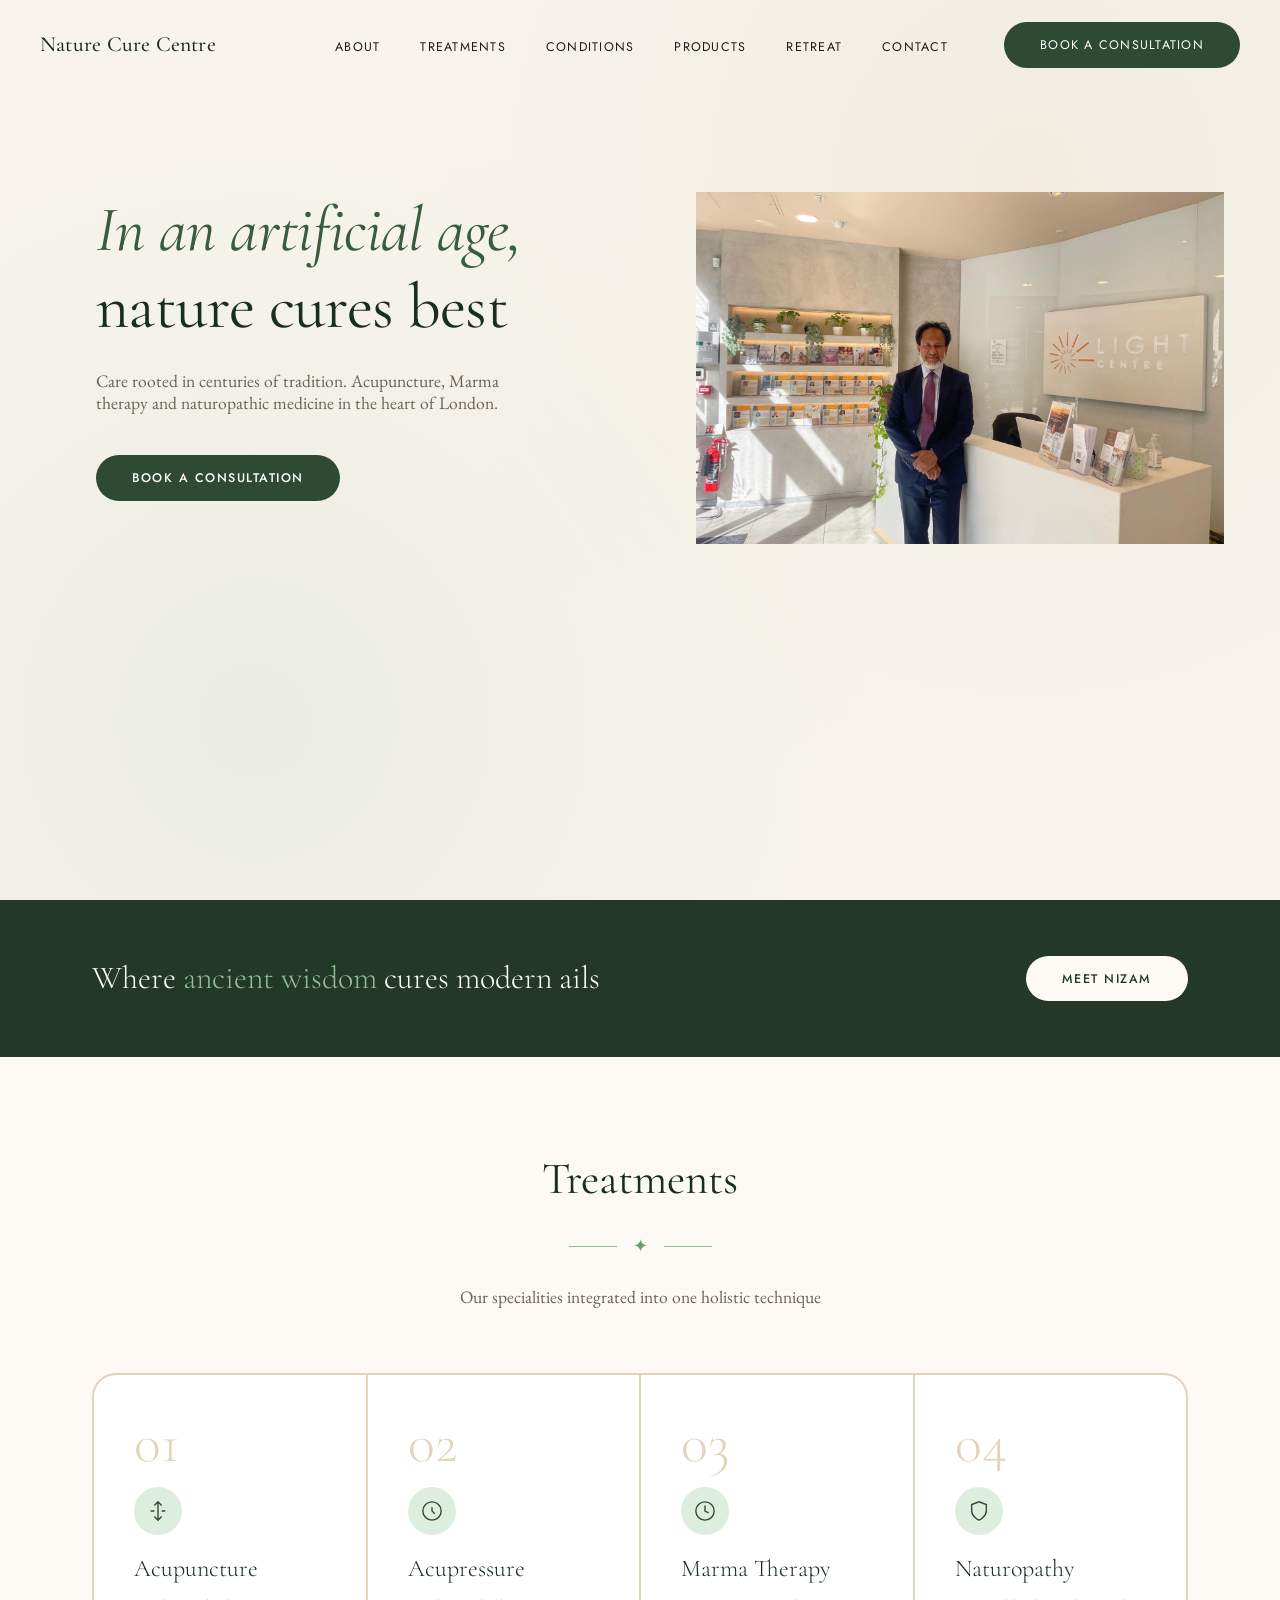
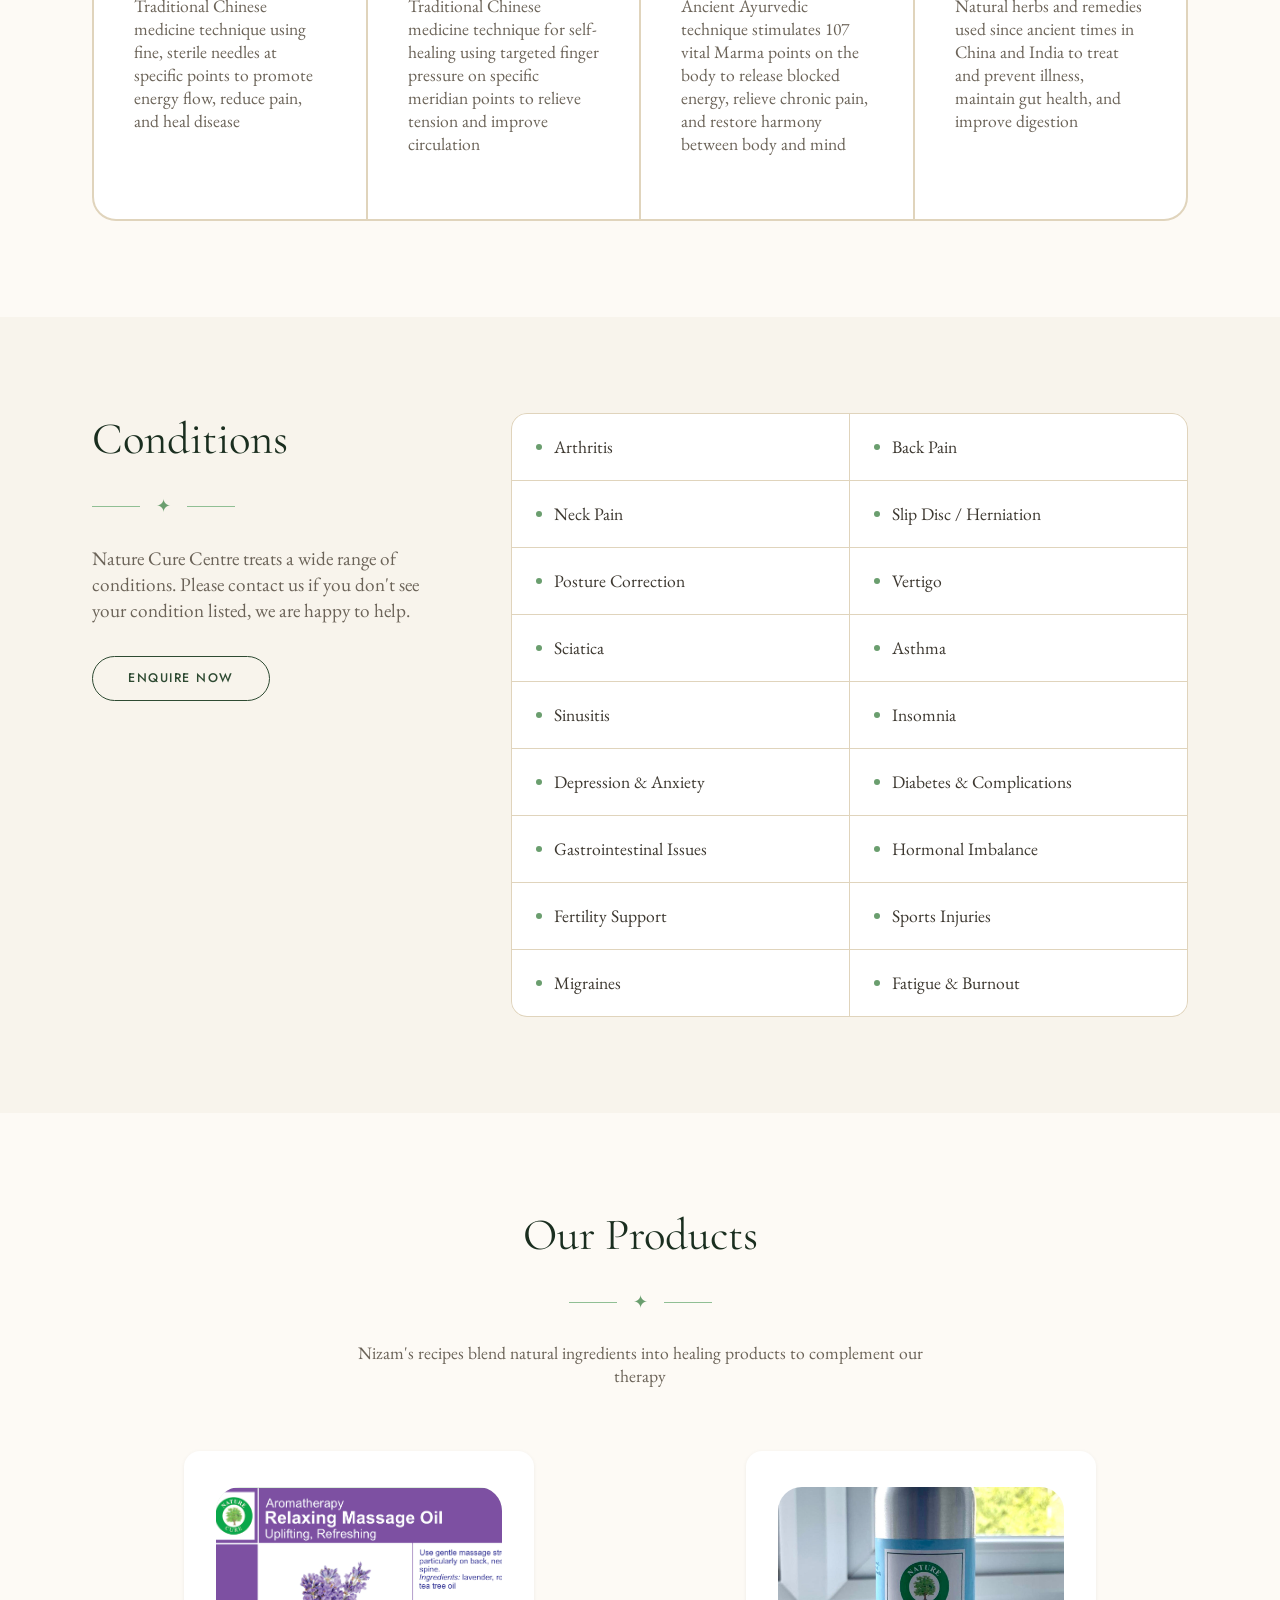
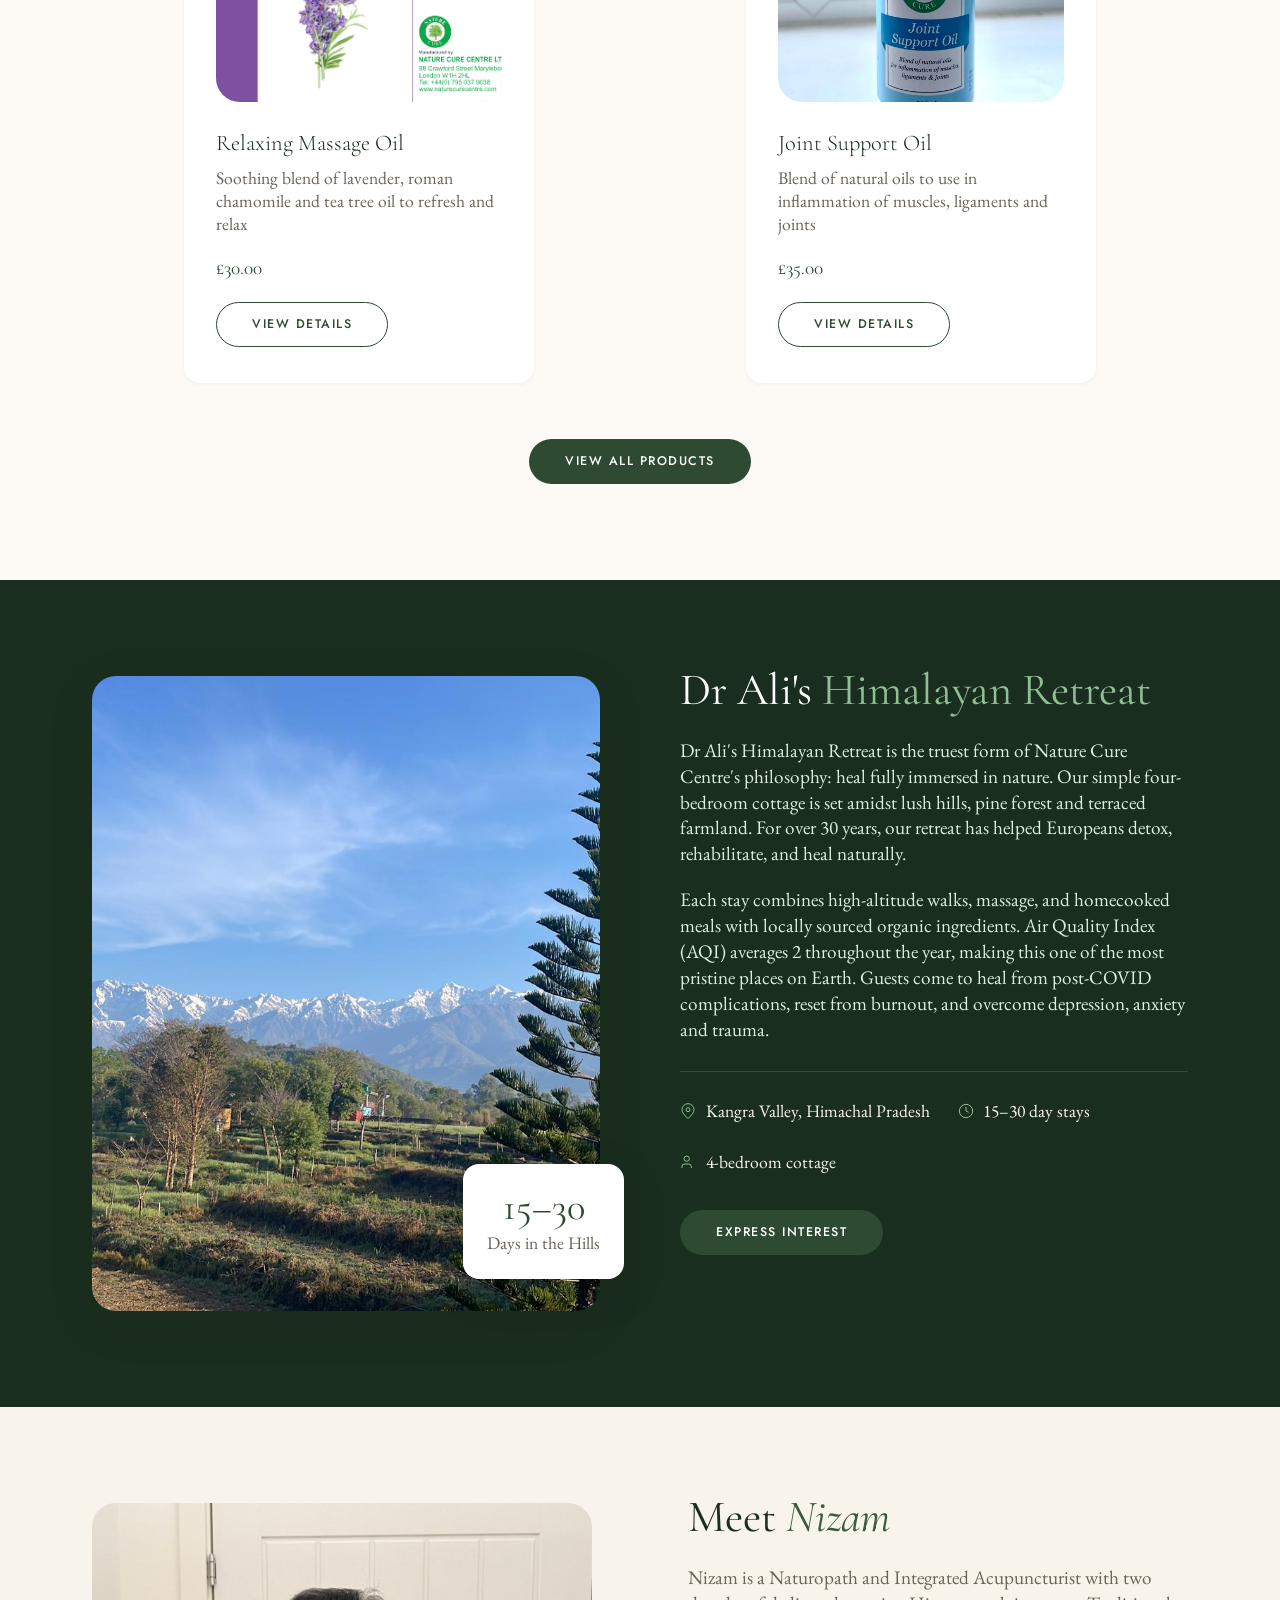
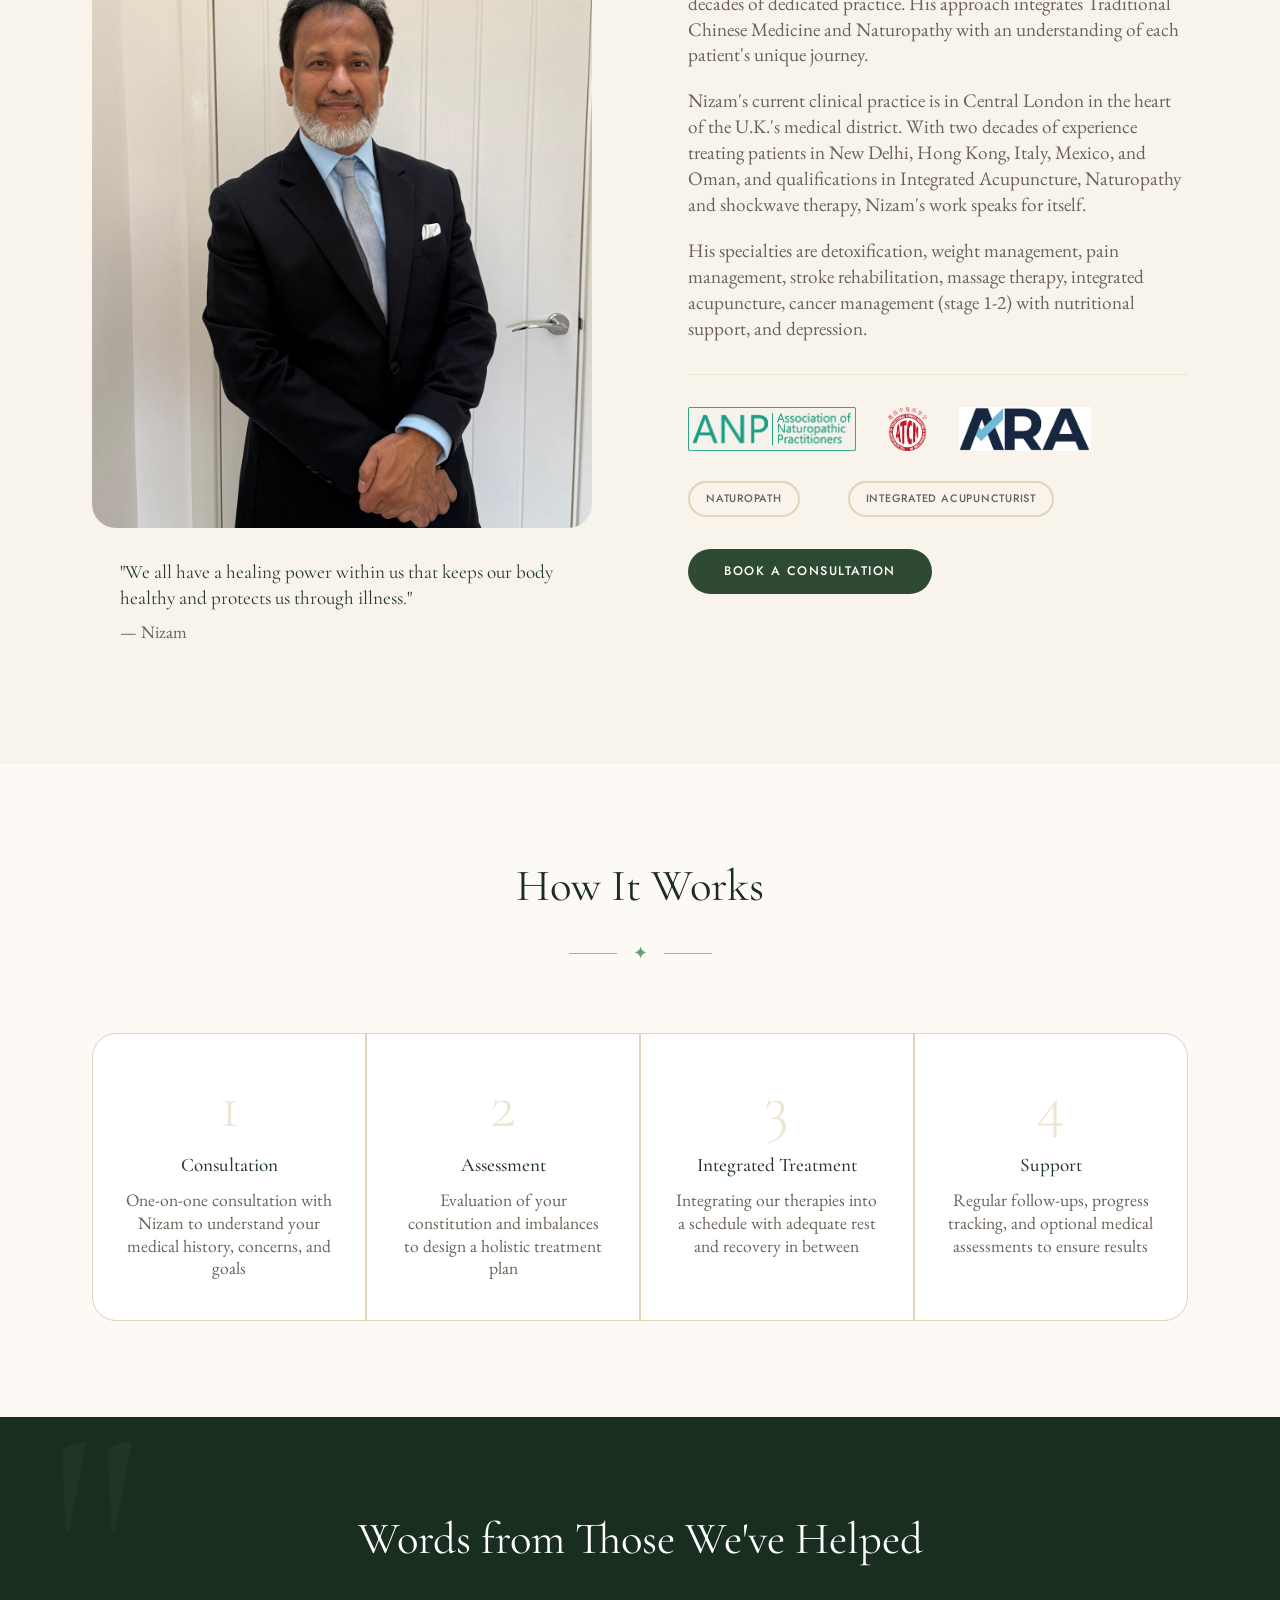
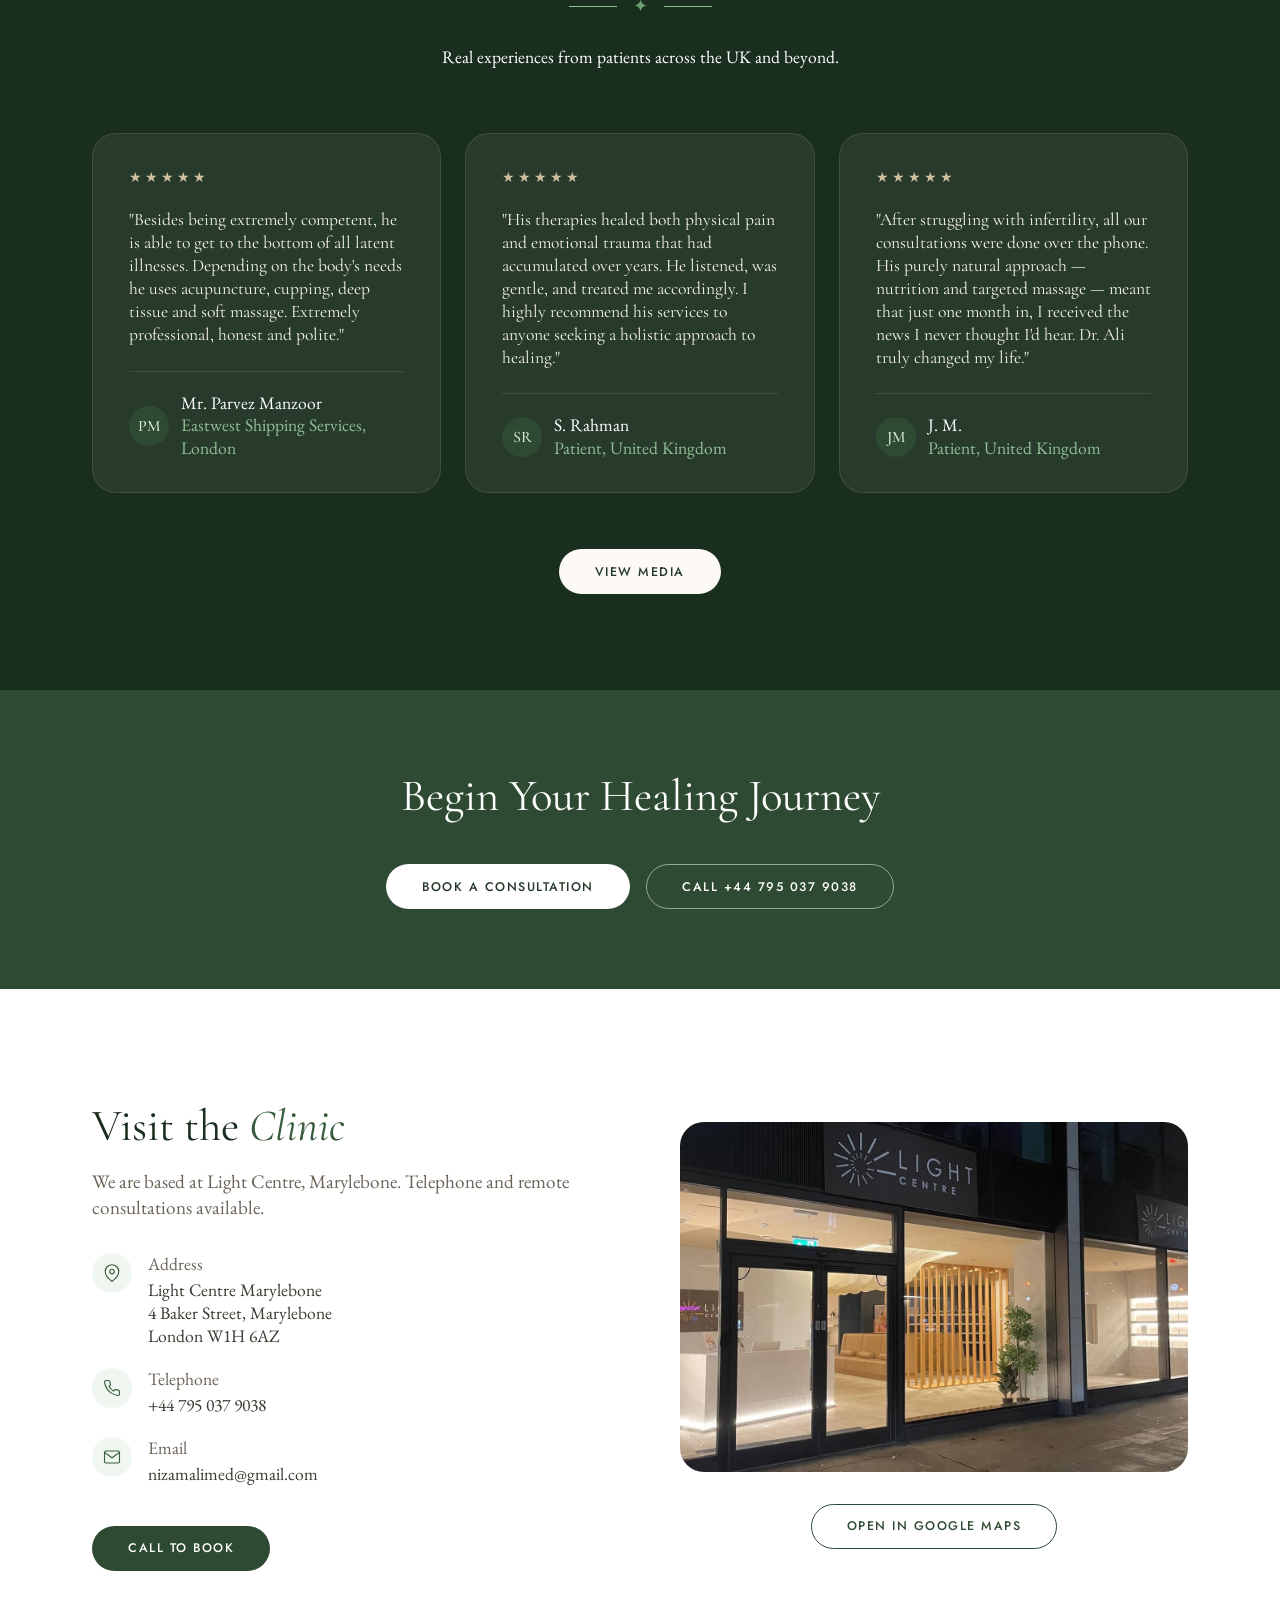
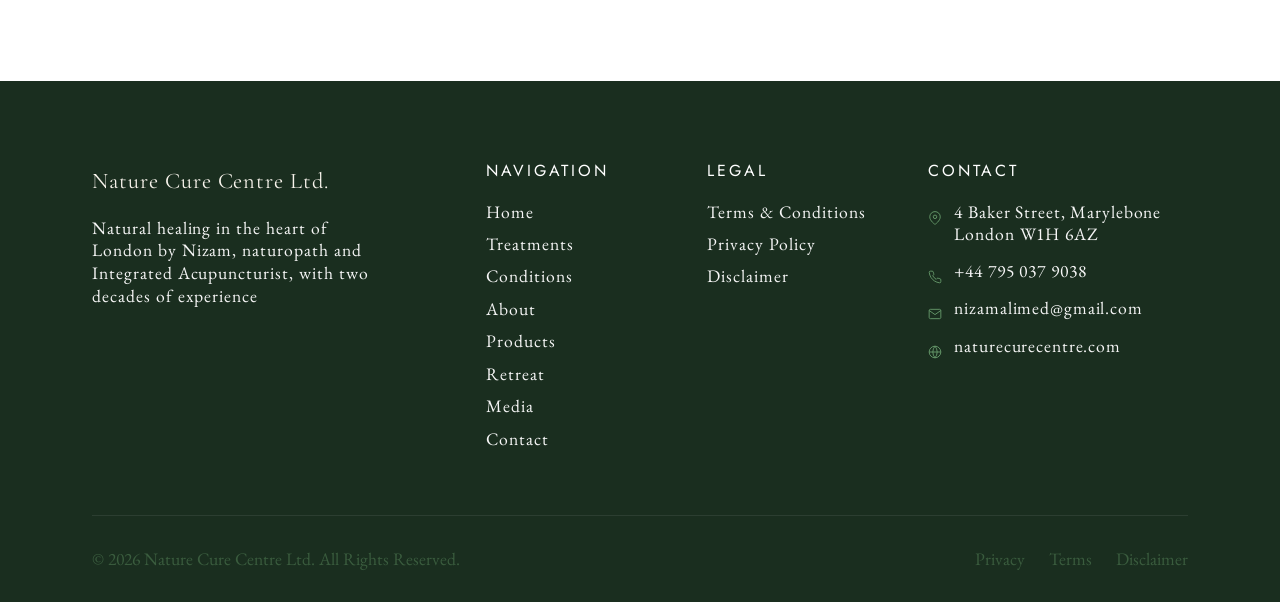
<file: index.html>
<!DOCTYPE html>
<html lang="en">
<head>
  <meta charset="UTF-8" />
  <meta name="viewport" content="width=device-width, initial-scale=1.0" />
  <title>Nature Cure Centre - Acupuncture, Marma Therapy & Naturopathy in London</title>
  <meta name="description" content="Heal without medicines or drugs in the heart of London. Acupuncture, Marma Therapy, Acupressure, Integrated Acupuncture and Naturopathic Medicine at Charterhouse Clinic, Marylebone." />
  <link rel="stylesheet" href="css/style.css" />
  <link rel="icon" type="image/x-icon" href="./assets/favicon.ico">
</head>
<body class="home">

  <!-- ══ NAVIGATION ══ -->
  <nav id="nav" role="navigation" aria-label="Main navigation">
    <div class="nav-inner">
      <a href="index.html" class="nav-logo" aria-label="Nature Cure Centre home">
        Nature Cure Centre
        
      </a>
      <ul class="nav-links" id="navLinks" role="list">
        <li><a href="#about">About</a></li>
        <li><a href="#treatments">Treatments</a></li>
        <li><a href="#conditions">Conditions</a></li>
        <li><a href="pages/products.html">Products</a></li>
        <li><a href="#retreat">Retreat</a></li>
        
        <li><a href="#contact">Contact</a></li>
        <li><a href="#contact" class="btn btn-primary nav-cta">Book a Consultation</a></li>
      </ul>
      <button class="nav-close" id="navClose" aria-label="Close menu">
        <span class="nav-close-icon"></span>
      </button>
      <button class="nav-toggle" id="navToggle" aria-label="Open menu" aria-expanded="false">
        <span></span><span></span><span></span>
      </button>
    </div>
  </nav>

  <!-- ══ HERO ══ -->
  <section class="hero" id="hero" aria-label="Introduction">
    <div class="hero-bg-pattern"></div>
    <div class="hero-left">
      
      <h1><em class="display-italic">In an artificial age,</em><br>nature cures best</h1>
      <p class="hero-sub">
        Care rooted in centuries of tradition. Acupuncture, Marma therapy and naturopathic medicine in the heart of London.
      </p>
      <div class="hero-actions">
        <a href="#contact" class="btn btn-primary">Book a Consultation</a>
      </div>
      
    </div>
    <div class="hero-right" aria-hidden="true">
      <div class="hero-img-wrap">
        <img src="assets/lcc.jpg">
      </div>
      
    </div>
  </section>

  <!-- ══ INTRO STRIP ══ -->
  <div class="intro-strip">
    <div class="container">
      <div class="intro-strip-inner">
        <h2>Where <em>ancient wisdom</em> cures modern ails</h2>
        <a href="#about" class="btn btn-light">Meet Nizam</a>
      </div>
    </div>
  </div>

  <!-- ══ TREATMENTS ══ -->
  <section class="treatments" id="treatments">
    <div class="container">
      <div class="section-header reveal">
        <h2>Treatments</h2>
        <div class="ornament"><span class="ornament-leaf">✦</span></div>
        <p>Our specialities integrated into one holistic technique</p>
      </div>
      <div class="treatments-grid">
        <!-- Acupuncture -->
        <div class="treatment-card reveal reveal-delay-1">
          <div class="treatment-number">01</div>
          <div class="treatment-icon" aria-hidden="true">
            <svg width="22" height="22" viewBox="0 0 24 24" fill="none" stroke="currentColor" stroke-width="1.5"><path d="M12 2v20M8 6l4-4 4 4M8 18l4 4 4-4"/><line x1="4" y1="12" x2="8" y2="12"/><line x1="16" y1="12" x2="20" y2="12"/></svg>
          </div>
          <h3>Acupuncture</h3>
          <p>Traditional Chinese medicine technique using fine, sterile needles at specific points to promote energy flow, reduce pain, and heal disease</p>
          
        </div>
        <!-- Acupressure -->
        <div class="treatment-card reveal reveal-delay-2">
          <div class="treatment-number">02</div>
          <div class="treatment-icon" aria-hidden="true">
            <svg width="22" height="22" viewBox="0 0 24 24" fill="none" stroke="currentColor" stroke-width="1.5"><circle cx="12" cy="12" r="10"/><path d="M12 8v4l3 3"/></svg>
          </div>
          <h3>Acupressure</h3>
          <p>Traditional Chinese medicine technique for self-healing using targeted finger pressure on specific meridian points to relieve tension and improve circulation</p>
          
        </div>
        <!-- Marma Therapy -->
        <div class="treatment-card reveal reveal-delay-3">
          <div class="treatment-number">03</div>
          <div class="treatment-icon" aria-hidden="true">
            <svg width="22" height="22" viewBox="0 0 24 24" fill="none" stroke="currentColor" stroke-width="1.5"><path d="M12 22C6.5 22 2 17.5 2 12S6.5 2 12 2s10 4.5 10 10-4.5 10-10 10z"/><path d="M12 6v6l4 2"/></svg>
          </div>
          <h3>Marma Therapy</h3>
          <p>Ancient Ayurvedic technique stimulates 107 vital Marma points on the body to release blocked energy, relieve chronic pain, and restore harmony between body and mind</p>
          
        </div>
        <!-- Naturopathic Medicine -->
        <div class="treatment-card reveal reveal-delay-4">
          <div class="treatment-number">04</div>
          <div class="treatment-icon" aria-hidden="true">
            <svg width="22" height="22" viewBox="0 0 24 24" fill="none" stroke="currentColor" stroke-width="1.5"><path d="M12 22s8-4 8-10V5l-8-3-8 3v7c0 6 8 10 8 10z"/></svg>
          </div>
          <h3>Naturopathy</h3>
          <p>Natural herbs and remedies used since ancient times in China and India to treat and prevent illness, maintain gut health, and improve digestion</p>
          
        </div>
      </div>
    </div>
  </section>

  <!-- ══ CONDITIONS ══ -->
  <section class="conditions" id="conditions">
    <div class="container">
      <div class="conditions-layout">
        <div class="conditions-intro reveal">
          <h2>Conditions</h2>
          <div class="ornament" style="justify-content:flex-start"><span class="ornament-leaf">✦</span></div>
          <p>Nature Cure Centre treats a wide range of conditions. Please contact us if you don't see your condition listed, we are happy to help.</p>
          <a href="#contact" class="btn btn-outline mt-2">Enquire Now</a>
        </div>
        <div class="conditions-grid reveal reveal-delay-1">
          <div class="condition-item"><span class="condition-dot"></span>Arthritis</div>
          <div class="condition-item"><span class="condition-dot"></span>Back Pain</div>
          <div class="condition-item"><span class="condition-dot"></span>Neck Pain</div>
          <div class="condition-item"><span class="condition-dot"></span>Slip Disc / Herniation</div>
          <div class="condition-item"><span class="condition-dot"></span>Posture Correction</div>
          <div class="condition-item"><span class="condition-dot"></span>Vertigo</div>
          <div class="condition-item"><span class="condition-dot"></span>Sciatica</div>
          <div class="condition-item"><span class="condition-dot"></span>Asthma</div>
          <div class="condition-item"><span class="condition-dot"></span>Sinusitis</div>
          <div class="condition-item"><span class="condition-dot"></span>Insomnia</div>
          <div class="condition-item"><span class="condition-dot"></span>Depression &amp; Anxiety</div>
          <div class="condition-item"><span class="condition-dot"></span>Diabetes &amp; Complications</div>
          <div class="condition-item"><span class="condition-dot"></span>Gastrointestinal Issues</div>
          <div class="condition-item"><span class="condition-dot"></span>Hormonal Imbalance</div>
          <div class="condition-item"><span class="condition-dot"></span>Fertility Support</div>
          <div class="condition-item"><span class="condition-dot"></span>Sports Injuries</div>
          <div class="condition-item"><span class="condition-dot"></span>Migraines</div>
          <div class="condition-item"><span class="condition-dot"></span>Fatigue &amp; Burnout</div>
        </div>
      </div>
    </div>
  </section>

<!-- ══ PRODUCTS ══ -->
  <section class="products" id="products">
    <div class="container">
      <div class="section-header reveal">
        <h2>Our Products</h2>
        <div class="ornament"><span class="ornament-leaf">✦</span></div>
        <p>Nizam's recipes blend natural ingredients into healing products to complement our therapy</p>
      </div>
      <div class="products-grid">

        <!-- Lavender Calm Massage Oil -->
        <div class="product-card reveal reveal-delay-1" data-product="lavender-calm" data-category="Massage Oil">
          <div class="product-image" aria-hidden="true">
            <img src="./assets/lav_oil.png">
          </div>
          <h3>Relaxing Massage Oil</h3>
          <p class="product-desc">Soothing blend of lavender, roman chamomile and tea tree oil to refresh and relax</p>
          <div class="product-price">£30.00</div>
          <button class="btn btn-outline product-view-btn" data-product="lavender-calm">View Details</button>
        </div>

        <!-- Sinus Oil -->
        <!-- <div class="product-card reveal reveal-delay-2" data-product="ginger-sesame" data-category="Healing Oil">
          <div class="product-image" aria-hidden="true">
            <img src="./assets/sinus_oil.png">
          </div>
          <h3>Sinus Oil</h3>
          <p class="product-desc">Effective blend of mustard oil, sesame oil, and blackseed (Kolonji) oil for nasal congestion, blocked sinuses and frontal headache</p>
          <div class="product-price">£12.00</div>
          <button class="btn btn-outline product-view-btn" data-product="ginger-sesame">View Details</button>
        </div> -->

        <!-- Joint Support Oil -->
        <div class="product-card reveal reveal-delay-3" data-product="marma-ritual" data-category="Massage Oil">
          <div class="product-image" aria-hidden="true">
            <img src="./assets/jo_oil2.jpg">
          </div>
          <h3>Joint Support Oil</h3>
          <p class="product-desc">Blend of natural oils to use in inflammation of muscles, ligaments and joints</p>
          <div class="product-price">£35.00</div>
          <button class="btn btn-outline product-view-btn" data-product="marma-ritual">View Details</button>
        </div>

        <!-- Breakfast Mewa -->
        <!-- <div class="product-card reveal reveal-delay-1" data-product="sprouted-classic" data-category="Breakfast Muesli">
          <div class="product-image" aria-hidden="true">
            <img src="./assets/br_mewa.png">
          </div>
          <h3>Nizam's Breakfast Mewa</h3>
          <p class="product-desc">Handcrafted superfood of ancient India made with oats, almonds, pistachios, green raisins, barberries, dried orange peels, and saffron</p>
          <div class="product-price">£45.00</div>
          <button class="btn btn-outline product-view-btn" data-product="sprouted-classic">View Details</button>
        </div> -->

        <!-- Detox Powder -->
        <!-- <div class="product-card reveal reveal-delay-2" data-product="digestive-balance" data-category="Health Food">
          <div class="product-image" aria-hidden="true">
            <img src="./assets/detox.png">
          </div>
          <h3>Detox Powder</h3>
          <p class="product-desc">Blend of time-tested traditional ingredients to be made into detox tea for detoxification and gut health</p>
          <div class="product-price">£30.00</div>
          <button class="btn btn-outline product-view-btn" data-product="digestive-balance">View Details</button>
        </div> -->

        <!-- Gut CLeansing Gel -->
        <!-- <div class="product-card reveal reveal-delay-3" data-product="berry-antioxidant" data-category="Health Food">
          <div class="product-image" aria-hidden="true">
            <img src="./assets/gcgel.png">
          </div>
          <h3>Gut Cleansing Gel</h3>
          <p class="product-desc">Blend of psyllium husk and basil seeds to cleanse the gut, meet dietary fiber needs, and relieve constipation</p>
          <div class="product-price">£45.00</div>
          <button class="btn btn-outline product-view-btn" data-product="berry-antioxidant">View Details</button>
        </div> -->

      </div>
      <div class="products-cta">
        <a href="pages/products.html" class="btn btn-primary">View All Products</a>
      </div>
    </div>
  </section>

  <!-- ══ RETREAT ══ -->
  <section class="retreat" id="retreat">
    <div class="container">
      <div class="retreat-inner">
        <div class="retreat-img-col reveal">
          <div class="retreat-img-frame">
            <img src="assets/rt3.jpeg" alt="Snow-capped Himalayan peaks over the Kangra Valley, near the retreat">
          </div>
          <div class="retreat-img-badge">
            <div class="num">15–30</div>
            <div class="lbl">Days in the Hills</div>
          </div>
        </div>
        <div class="retreat-content reveal reveal-delay-2">
          <h2>Dr Ali's <em>Himalayan Retreat</em></h2>
          <p>
            Dr Ali's Himalayan Retreat is the truest form of Nature Cure Centre's philosophy: heal fully immersed in nature. Our simple four-bedroom cottage is set amidst lush hills, pine forest and terraced farmland. For over 30 years, our retreat has helped Europeans detox, rehabilitate, and heal naturally.
          </p>
          <p>
            Each stay combines high-altitude walks, massage, and homecooked meals with locally sourced organic ingredients. Air Quality Index (AQI) averages 2 throughout the year, making this one of the most pristine places on Earth. Guests come to heal from post-COVID complications, reset from burnout, and overcome depression, anxiety and trauma.
          </p>
          <div class="retreat-facts">
            <div class="retreat-fact">
              <svg width="16" height="16" viewBox="0 0 24 24" fill="none" stroke="currentColor" stroke-width="1.5"><path d="M21 10c0 7-9 13-9 13s-9-6-9-13a9 9 0 0118 0z"/><circle cx="12" cy="10" r="3"/></svg>
              Kangra Valley, Himachal Pradesh
            </div>
            <div class="retreat-fact">
              <svg width="16" height="16" viewBox="0 0 24 24" fill="none" stroke="currentColor" stroke-width="1.5"><circle cx="12" cy="12" r="10"/><polyline points="12 6 12 12 16 14"/></svg>
              15–30 day stays
            </div>
            <div class="retreat-fact">
              <svg width="16" height="16" viewBox="0 0 24 24" fill="none" stroke="currentColor" stroke-width="1.5"><path d="M3 21v-2a4 4 0 014-4h6a4 4 0 014 4v2"/><circle cx="10" cy="7" r="4"/></svg>
              4-bedroom cottage
            </div>
          </div>
          <a href="pages/retreat.html" class="btn btn-primary">Express Interest</a>
        </div>
      </div>
    </div>
  </section>

    <!-- ══ ABOUT ══ -->
    <section class="about" id="about">
      <div class="container">
        <div class="about-inner">
          <div class="about-img-col reveal">
            <div class="about-img-frame">
              <img src="assets/1.png">
            </div>
            <div class="about-img-badge">
              <div class="num">20+</div>
              <div class="lbl">Years of Practice</div>
            </div>
            <blockquote class="about-quote">
              <p>"We all have a healing power within us that keeps our body healthy and protects us through illness."</p>
              <cite>— Nizam</cite>
            </blockquote>
          </div>
          <div class="about-content reveal reveal-delay-2">
            <h2>Meet <em class="display-italic">Nizam</em></h2>
            <p>
              Nizam is a Naturopath and Integrated Acupuncturist 
              with two decades of dedicated practice. His approach integrates Traditional Chinese Medicine and Naturopathy with an understanding of each patient's unique journey.
            </p>
            <p>
              Nizam's current clinical practice is in Central London in the heart of the U.K.'s medical district. With two decades of experience treating patients in New Delhi, Hong Kong, Italy, Mexico, and Oman, and qualifications in Integrated Acupuncture, Naturopathy and shockwave therapy, Nizam's work speaks for itself.</p>
              <p>His specialties are detoxification, weight management, pain management, stroke rehabilitation, massage therapy, integrated acupuncture, cancer management (stage 1-2) with nutritional support, and depression.
            </p>
            
            <div class="about-accreditations">
              <div class="accred-logos">
                <a href="https://theanp.co.uk/" target="_blank" rel="noopener"><img src="assets/anplogo.png" alt="Association of Naturopathic Practitioners" class="accred-logo accred-anp"></a>
                <a href="https://www.atcm.co.uk/" target="_blank" rel="noopener"><img src="assets/atcmlogo.png" alt="The Association of Traditional Chinese Medicine and Acupuncture UK" class="accred-logo accred-atcm"></a>
                <a href="https://acupunctureregulatoryauthority.org.uk/" target="_blank" rel="noopener"><img src="assets/aralogo.png" alt="Acupuncture Regulatory Authority" class="accred-logo accred-ara"></a>
              </div>
              <!-- <span class="accred-badge">PSA Accredited</span> -->
              <span class="accred-badge accred-naturopath">Naturopath</span>
              <span class="accred-badge accred-acupuncturist">Integrated Acupuncturist</span>
            </div>
            <div class="mt-2">
              <a href="#contact" class="btn btn-primary">Book a Consultation</a>
            </div>
          </div>
        </div>
      </div>
    </section>

  <!-- ══ HOW IT WORKS ══ -->
  <section class="how" id="how">
    <div class="container">
      <div class="section-header reveal">
        <h2>How It Works</h2>
        <div class="ornament"><span class="ornament-leaf">✦</span></div>
      </div>
      <div class="steps-grid">
        <div class="step reveal reveal-delay-1">
          <div class="step-num">1</div>
          <h4>Consultation</h4>
          <p>One-on-one consultation with Nizam to understand your medical history, concerns, and goals</p>
        </div>
        <div class="step reveal reveal-delay-2">
          <div class="step-num">2</div>
          <h4>Assessment</h4>
          <p>Evaluation of your constitution and imbalances to design a holistic treatment plan</p>
        </div>
        <div class="step reveal reveal-delay-3">
          <div class="step-num">3</div>
          <h4>Integrated Treatment</h4>
          <p>Integrating our therapies into a schedule with adequate rest and recovery in between</p>
        </div>
        <div class="step reveal reveal-delay-4">
          <div class="step-num">4</div>
          <h4>Support</h4>
          <p>Regular follow-ups, progress tracking, and optional medical assessments to ensure results</p>
        </div>
      </div>
    </div>
  </section>

  <!-- ══ TESTIMONIALS ══ -->
  <section class="testimonials" id="testimonials">
    <div class="container">
      <div class="section-header reveal">
        <h2>Words from Those We've Helped</h2>
        <div class="ornament"><span class="ornament-leaf">✦</span></div>
        <p>Real experiences from patients across the UK and beyond.</p>
      </div>
      <div class="testi-grid">
        <div class="testi-card reveal reveal-delay-1">
          <div class="testi-stars" aria-label="5 out of 5 stars">
            <span>★</span><span>★</span><span>★</span><span>★</span><span>★</span>
          </div>
          <p class="testi-quote">
            "Besides being extremely competent, he is able to get to the bottom of 
            all latent illnesses. Depending on the body's needs he uses acupuncture, 
            cupping, deep tissue and soft massage. Extremely professional, honest 
            and polite."
          </p>
          <div class="testi-author">
            <div class="testi-avatar" aria-hidden="true">PM</div>
            <div>
              <div class="testi-name">Mr. Parvez Manzoor</div>
              <div class="testi-role">Eastwest Shipping Services, London</div>
            </div>
          </div>
        </div>
        <div class="testi-card reveal reveal-delay-2">
          <div class="testi-stars" aria-label="5 out of 5 stars">
            <span>★</span><span>★</span><span>★</span><span>★</span><span>★</span>
          </div>
          <p class="testi-quote">
            "His therapies healed both physical pain and emotional trauma that had 
            accumulated over years. He listened, was gentle, and treated me 
            accordingly. I highly recommend his services to anyone seeking a 
            holistic approach to healing."
          </p>
          <div class="testi-author">
            <div class="testi-avatar" aria-hidden="true">SR</div>
            <div>
              <div class="testi-name">S. Rahman</div>
              <div class="testi-role">Patient, United Kingdom</div>
            </div>
          </div>
        </div>
        <div class="testi-card reveal reveal-delay-3">
          <div class="testi-stars" aria-label="5 out of 5 stars">
            <span>★</span><span>★</span><span>★</span><span>★</span><span>★</span>
          </div>
          <p class="testi-quote">
            "After struggling with infertility, all our consultations were done 
            over the phone. His purely natural approach — nutrition and targeted 
            massage — meant that just one month in, I received the news I never 
            thought I'd hear. Dr. Ali truly changed my life."
          </p>
          <div class="testi-author">
            <div class="testi-avatar" aria-hidden="true">JM</div>
            <div>
              <div class="testi-name">J. M.</div>
              <div class="testi-role">Patient, United Kingdom</div>
            </div>
          </div>
        </div>
      </div>
      <div class="testi-cta reveal">
        <a href="pages/media.html" class="btn btn-light">View Media</a>
      </div>
    </div>
  </section>

  <!-- ══ CTA BAND ══ -->
  <div class="cta-band">
    <div class="container">
      <h2>Begin Your Healing Journey</h2><p></p>
      <div style="display:flex;gap:1rem;justify-content:center;flex-wrap:wrap">
        <a href="#contact" class="btn btn-light">Book a Consultation</a>
        <a href="tel:+447950379038" class="btn btn-outline" style="color:var(--white);border-color:rgba(255,255,255,0.5)">
          Call +44 795 037 9038
        </a>
      </div>
    </div>
  </div>

  <!-- ══ CONTACT ══ -->
  <section class="contact" id="contact">
    <div class="container">
      <div class="contact-inner">
        <div class="contact-info reveal">
          <h2>Visit the <em class="display-italic">Clinic</em></h2>
          <p>
            We are based at Light Centre, Marylebone. Telephone and remote consultations available.
          </p>
          <div class="contact-details">
            <div class="contact-detail">
              <div class="contact-detail-icon" aria-hidden="true">
                <svg width="18" height="18" viewBox="0 0 24 24" fill="none" stroke="currentColor" stroke-width="1.5"><path d="M21 10c0 7-9 13-9 13s-9-6-9-13a9 9 0 0118 0z"/><circle cx="12" cy="10" r="3"/></svg>
              </div>
              <div class="contact-detail-text">
                <strong>Address</strong>
                <span>Light Centre Marylebone<br>4 Baker Street, Marylebone <br>London W1H 6AZ</span>
              </div>
            </div>
            <div class="contact-detail">
              <div class="contact-detail-icon" aria-hidden="true">
                <svg width="18" height="18" viewBox="0 0 24 24" fill="none" stroke="currentColor" stroke-width="1.5"><path d="M22 16.92v3a2 2 0 01-2.18 2 19.79 19.79 0 01-8.63-3.07 19.5 19.5 0 01-6-6A19.79 19.79 0 012.12 4.18 2 2 0 014.11 2h3a2 2 0 012 1.72 12.84 12.84 0 00.7 2.81 2 2 0 01-.45 2.11L8.09 9.91a16 16 0 006 6l1.27-1.27a2 2 0 012.11-.45 12.84 12.84 0 002.81.7A2 2 0 0122 16.92z"/></svg>
              </div>
              <div class="contact-detail-text">
                <strong>Telephone</strong>
                <a href="tel:+447950379038">+44 795 037 9038</a>
              </div>
            </div>
            <div class="contact-detail">
              <div class="contact-detail-icon" aria-hidden="true">
                <svg width="18" height="18" viewBox="0 0 24 24" fill="none" stroke="currentColor" stroke-width="1.5"><path d="M4 4h16c1.1 0 2 .9 2 2v12c0 1.1-.9 2-2 2H4c-1.1 0-2-.9-2-2V6c0-1.1.9-2 2-2z"/><polyline points="22,6 12,13 2,6"/></svg>
              </div>
              <div class="contact-detail-text">
                <strong>Email</strong>
                <a href="mailto:nizamalimed@gmail.com">nizamalimed@gmail.com</a>
              </div>
            </div>
          </div>
          <a href="tel:+447950379038" class="btn btn-primary">Call to Book</a>
        </div>
        <div class="contact-map reveal reveal-delay-2">
          <div class="map-placeholder">
            <img src="assets/ss.png">
            <a href="https://maps.app.goo.gl/2EGGBU7AFTQybNqbA" 
               target="_blank" rel="noopener noreferrer"
               class="btn btn-outline" style="margin-top:1rem">
              Open in Google Maps
            </a>
          </div>
        </div>
      </div>
    </div>
  </section>

  <!-- ══ FOOTER ══ -->
  <footer>
    <div class="container">
      <div class="footer-top">
        <div class="footer-brand">
          <div class="logo">Nature Cure Centre Ltd.</div>
          <p>
            Natural healing in the heart of London by Nizam, naturopath and Integrated Acupuncturist, with two decades of experience
          </p>
        </div>
        <div class="footer-col">
          <h5>Navigation</h5>
          <ul>
            <li><a href="index.html">Home</a></li>
            <li><a href="#treatments">Treatments</a></li>
            <li><a href="#conditions">Conditions</a></li>
            <li><a href="#about">About</a></li>
            <li><a href="pages/products.html">Products</a></li>
            <li><a href="pages/retreat.html">Retreat</a></li>
            <li><a href="pages/media.html">Media</a></li>
            <li><a href="#contact">Contact</a></li>
          </ul>
        </div>
        <div class="footer-col">
          <h5>Legal</h5>
          <ul>
            <li><a href="pages/terms.html">Terms &amp; Conditions</a></li>
            <li><a href="pages/privacy.html">Privacy Policy</a></li>
            <li><a href="pages/disclaimer.html">Disclaimer</a></li>
            
          </ul>
        </div>
        <div class="footer-col">
          <h5>Contact</h5>
          <div class="footer-contact-item">
            <svg width="14" height="14" viewBox="0 0 24 24" fill="none" stroke="currentColor" stroke-width="1.5" aria-hidden="true"><path d="M21 10c0 7-9 13-9 13s-9-6-9-13a9 9 0 0118 0z"/><circle cx="12" cy="10" r="3"/></svg>
            <span>4 Baker Street, Marylebone <br>London W1H 6AZ</span>
          </div>
          <div class="footer-contact-item">
            <svg width="14" height="14" viewBox="0 0 24 24" fill="none" stroke="currentColor" stroke-width="1.5" aria-hidden="true"><path d="M22 16.92v3a2 2 0 01-2.18 2 19.79 19.79 0 01-8.63-3.07 19.5 19.5 0 01-6-6A19.79 19.79 0 012.12 4.18 2 2 0 014.11 2h3a2 2 0 012 1.72c.127.96.361 1.903.7 2.81a2 2 0 01-.45 2.11L8.09 9.91a16 16 0 006 6l1.27-1.27a2 2 0 012.11-.45c.907.339 1.85.573 2.81.7A2 2 0 0122 16.92z"/></svg>
            <a href="tel:+447950379038">+44 795 037 9038</a>
          </div>
          <div class="footer-contact-item">
            <svg width="14" height="14" viewBox="0 0 24 24" fill="none" stroke="currentColor" stroke-width="1.5" aria-hidden="true"><path d="M4 4h16c1.1 0 2 .9 2 2v12c0 1.1-.9 2-2 2H4c-1.1 0-2-.9-2-2V6c0-1.1.9-2 2-2z"/><polyline points="22,6 12,13 2,6"/></svg>
            <a href="mailto:nizamalimed@gmail.com">nizamalimed@gmail.com</a>
          </div>
          <div class="footer-contact-item">
            <svg width="14" height="14" viewBox="0 0 24 24" fill="none" stroke="currentColor" stroke-width="1.5" aria-hidden="true"><circle cx="12" cy="12" r="10"/><line x1="2" y1="12" x2="22" y2="12"/><path d="M12 2a15.3 15.3 0 010 20 15.3 15.3 0 010-20z"/></svg>
            <a href="https://www.naturecurecentre.com" target="_blank" rel="noopener noreferrer">naturecurecentre.com</a>
          </div>
        </div>
      </div>
      <div class="footer-bottom">
        <p>© 2026 Nature Cure Centre Ltd. All Rights Reserved.</p>
        <div class="footer-bottom-links">
          <a href="pages/privacy.html">Privacy</a>
          <a href="pages/terms.html">Terms</a>
          <a href="pages/disclaimer.html">Disclaimer</a>
        </div>
      </div>
    </div>
  </footer>

  <!-- ══ PRODUCT DETAIL OVERLAY ══ -->
  <div class="product-overlay" id="productOverlay" aria-hidden="true">
    <div class="product-overlay-backdrop" data-close></div>
    <div class="product-overlay-panel" role="dialog" aria-modal="true" aria-labelledby="productOverlayTitle">
      <button class="product-overlay-close" data-close aria-label="Close product details">&times;</button>
      <div class="product-overlay-body">
        <div class="product-overlay-media">
          <div class="product-overlay-icon" id="productOverlayIcon" aria-hidden="true"></div>
        </div>
        <div class="product-overlay-content">
          <span class="section-tag" id="productOverlayCategory"></span>
          <h3 id="productOverlayTitle"></h3>
          <div class="product-overlay-price" id="productOverlayPrice"></div>
          <p id="productOverlayDesc"></p>
          <div class="product-overlay-meta">
            <div>
              <strong>Key Ingredients</strong>
              <p id="productOverlayIngredients"></p>
            </div>
            <div>
              <strong>Best For</strong>
              <p id="productOverlayBenefits"></p>
            </div>
          </div>
          <div class="product-overlay-actions">
            <a href="#contact" class="btn btn-primary" data-close>Enquire to Order</a>
          </div>
        </div>
      </div>
    </div>
  </div>

  <script src="js/main.js"></script>
</body>
</html>
</file>
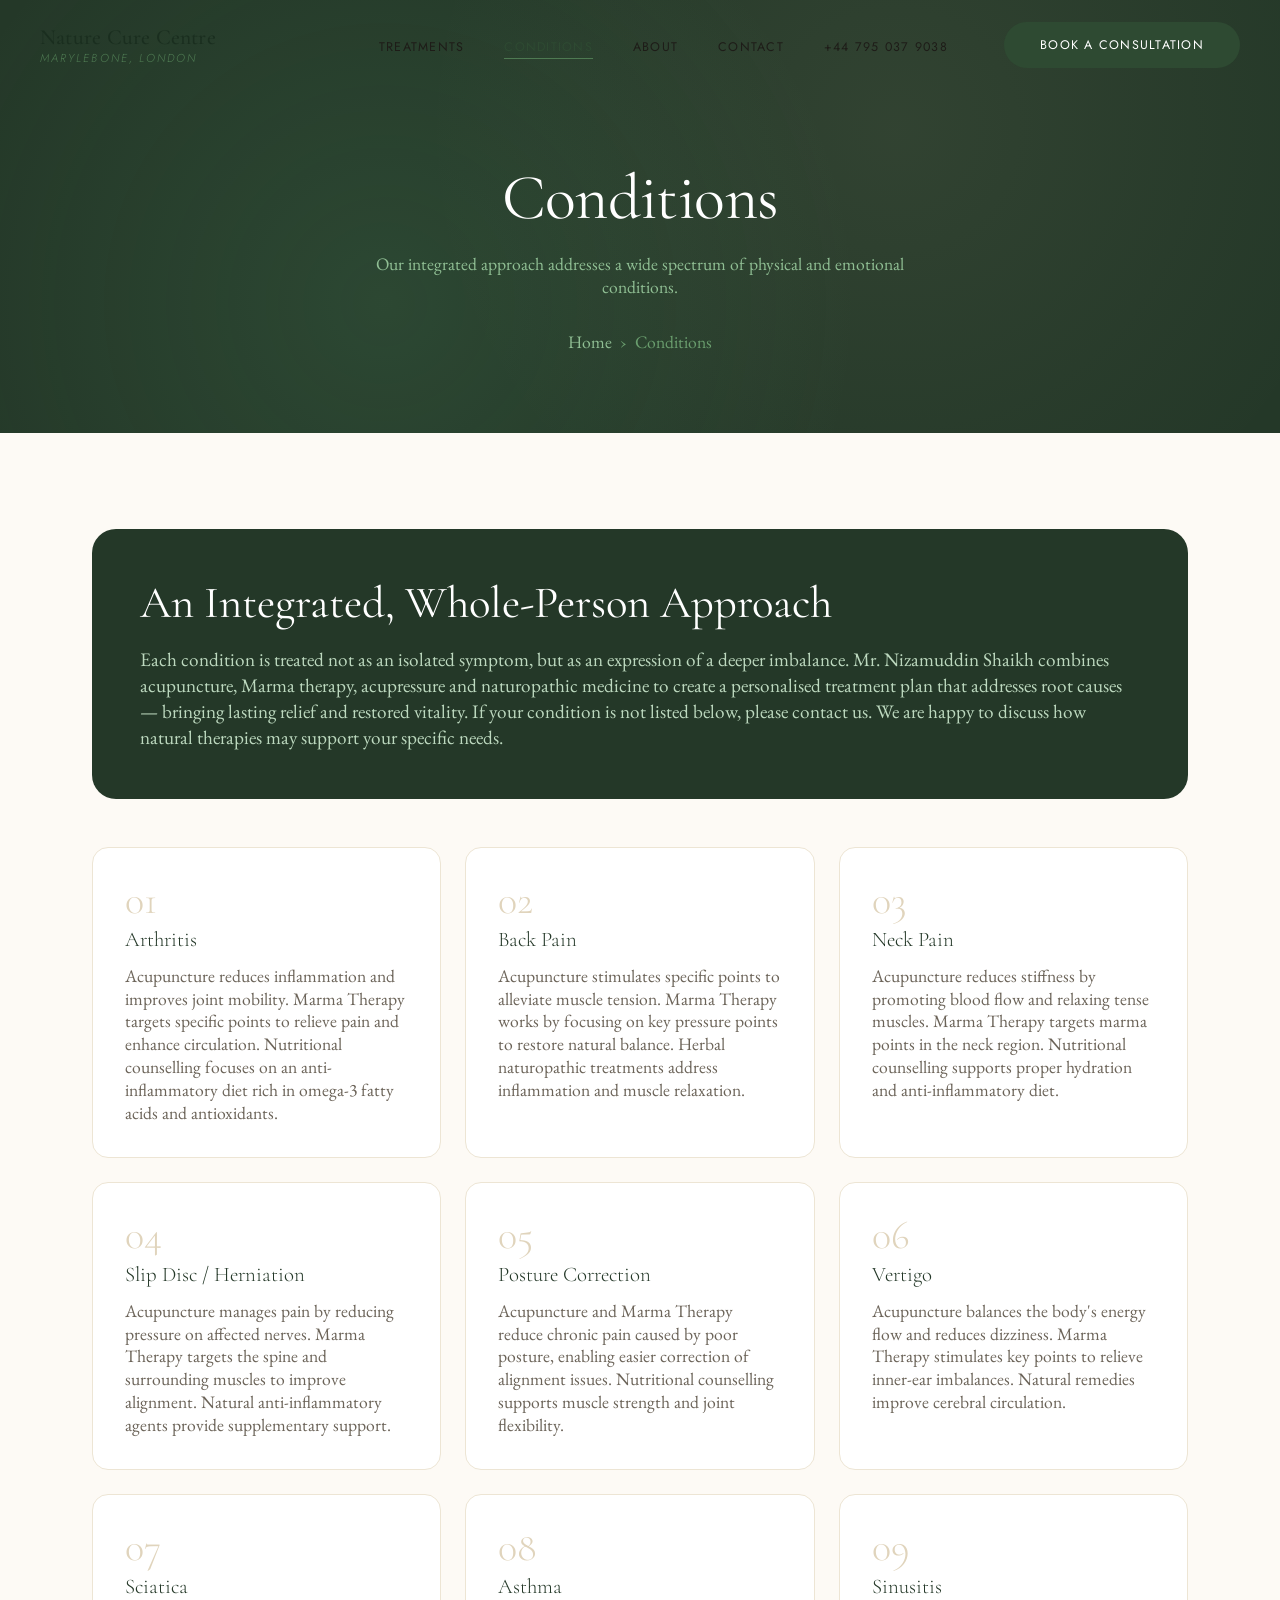
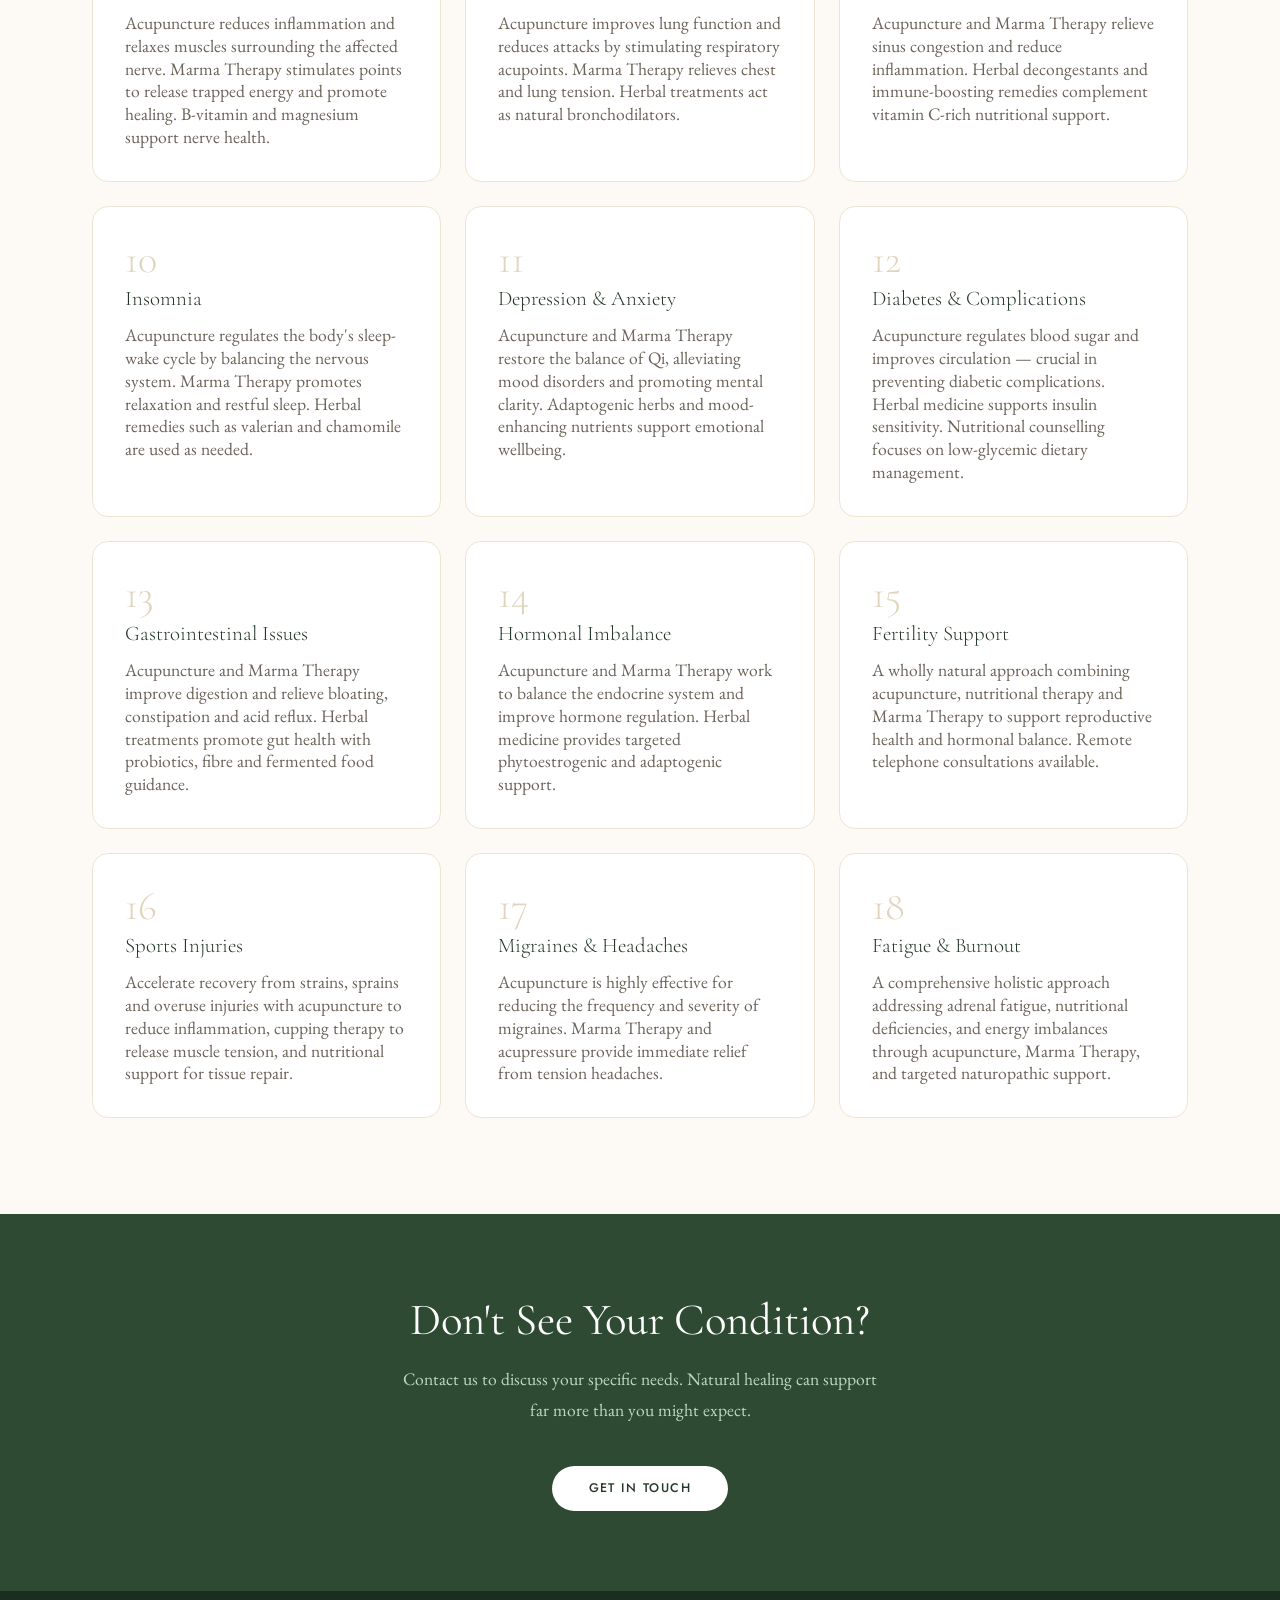
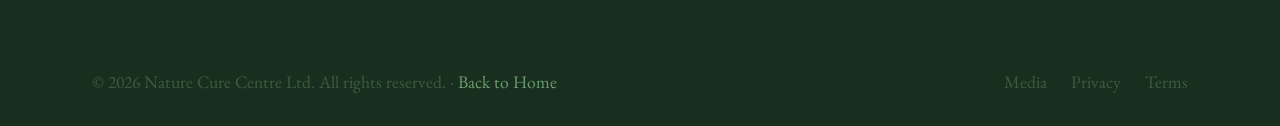
<file: pages/conditions.html>
<!DOCTYPE html>
<html lang="en">
<head>
  <meta charset="UTF-8" />
  <meta name="viewport" content="width=device-width, initial-scale=1.0" />
  <title>Conditions We Treat — Nature Cure Centre London</title>
  <meta name="description" content="Conditions treated at Nature Cure Centre London: arthritis, back pain, sciatica, infertility, insomnia, diabetes, hormonal imbalance and many more." />
  <link rel="stylesheet" href="../css/style.css" />
  <style>
    .conditions-page { background: var(--beige-50); }
    .conditions-full-grid {
      display: grid;
      grid-template-columns: repeat(auto-fit, minmax(320px, 1fr));
      gap: 1.5rem;
      margin-top: 3rem;
    }
    .condition-card {
      background: var(--white);
      border: 1px solid var(--beige-200);
      border-radius: var(--radius-lg);
      padding: 2rem;
      transition: border-color 0.3s, box-shadow 0.3s;
    }
    .condition-card:hover {
      border-color: var(--green-300);
      box-shadow: var(--shadow-md);
    }
    .condition-card-num {
      font-family: var(--serif);
      font-size: 2.5rem;
      font-weight: 300;
      color: var(--beige-300);
      line-height: 1;
      margin-bottom: 0.5rem;
    }
    .condition-card h3 {
      font-size: 1.3rem;
      margin-bottom: 0.75rem;
      color: var(--green-800);
    }
    .condition-card p {
      font-size: 0.9rem;
      color: var(--ink-muted);
      line-height: 1.75;
    }
    .conditions-intro-box {
      background: var(--green-800);
      color: var(--white);
      border-radius: var(--radius-xl);
      padding: 3rem;
      margin-bottom: 3rem;
    }
    .conditions-intro-box h2 { color: var(--white); margin-bottom: 1rem; }
    .conditions-intro-box p { color: var(--green-200); line-height: 1.8; }
  </style>
  <link rel="icon" type="image/x-icon" href="./assets/favicon.ico">
</head>
<body>
  <nav id="nav" role="navigation" aria-label="Main navigation">
    <div class="nav-inner">
      <a href="../index.html" class="nav-logo">
        Nature Cure Centre
        <span>Marylebone, London</span>
      </a>
      <ul class="nav-links" id="navLinks" role="list">
        <li><a href="treatments.html">Treatments</a></li>
        <li><a href="conditions.html" class="active">Conditions</a></li>
        <li><a href="../index.html#about">About</a></li>
        <li><a href="../index.html#contact">Contact</a></li>
        <li><a href="tel:+447950379038" class="nav-phone">+44 795 037 9038</a></li>
        <li><a href="../index.html#contact" class="btn btn-primary nav-cta">Book a Consultation</a></li>
      </ul>
      <button class="nav-close" id="navClose" aria-label="Close menu">
        <span class="nav-close-icon"></span>
      </button>
      <button class="nav-toggle" id="navToggle" aria-label="Open menu" aria-expanded="false">
        <span></span><span></span><span></span>
      </button>
    </div>
  </nav>

  <div class="page-hero">
    <div class="container">
      <h1>Conditions</h1>
      <p>Our integrated approach addresses a wide spectrum of physical and emotional conditions.</p>
      <div class="breadcrumb"><a href="../index.html">Home</a> <span>›</span> <span>Conditions</span></div>
    </div>
  </div>

  <section class="conditions-page">
    <div class="container">

      <div class="conditions-intro-box reveal">
        <h2>An Integrated, Whole-Person Approach</h2>
        <p>Each condition is treated not as an isolated symptom, but as an expression of a deeper imbalance. Mr. Nizamuddin Shaikh combines acupuncture, Marma therapy, acupressure and naturopathic medicine to create a personalised treatment plan that addresses root causes — bringing lasting relief and restored vitality. If your condition is not listed below, please contact us. We are happy to discuss how natural therapies may support your specific needs.</p>
      </div>

      <div class="conditions-full-grid">

        <div class="condition-card reveal reveal-delay-1">
          <div class="condition-card-num">01</div>
          <h3>Arthritis</h3>
          <p>Acupuncture reduces inflammation and improves joint mobility. Marma Therapy targets specific points to relieve pain and enhance circulation. Nutritional counselling focuses on an anti-inflammatory diet rich in omega-3 fatty acids and antioxidants.</p>
        </div>

        <div class="condition-card reveal reveal-delay-2">
          <div class="condition-card-num">02</div>
          <h3>Back Pain</h3>
          <p>Acupuncture stimulates specific points to alleviate muscle tension. Marma Therapy works by focusing on key pressure points to restore natural balance. Herbal naturopathic treatments address inflammation and muscle relaxation.</p>
        </div>

        <div class="condition-card reveal reveal-delay-3">
          <div class="condition-card-num">03</div>
          <h3>Neck Pain</h3>
          <p>Acupuncture reduces stiffness by promoting blood flow and relaxing tense muscles. Marma Therapy targets marma points in the neck region. Nutritional counselling supports proper hydration and anti-inflammatory diet.</p>
        </div>

        <div class="condition-card reveal reveal-delay-1">
          <div class="condition-card-num">04</div>
          <h3>Slip Disc / Herniation</h3>
          <p>Acupuncture manages pain by reducing pressure on affected nerves. Marma Therapy targets the spine and surrounding muscles to improve alignment. Natural anti-inflammatory agents provide supplementary support.</p>
        </div>

        <div class="condition-card reveal reveal-delay-2">
          <div class="condition-card-num">05</div>
          <h3>Posture Correction</h3>
          <p>Acupuncture and Marma Therapy reduce chronic pain caused by poor posture, enabling easier correction of alignment issues. Nutritional counselling supports muscle strength and joint flexibility.</p>
        </div>

        <div class="condition-card reveal reveal-delay-3">
          <div class="condition-card-num">06</div>
          <h3>Vertigo</h3>
          <p>Acupuncture balances the body's energy flow and reduces dizziness. Marma Therapy stimulates key points to relieve inner-ear imbalances. Natural remedies improve cerebral circulation.</p>
        </div>

        <div class="condition-card reveal reveal-delay-1">
          <div class="condition-card-num">07</div>
          <h3>Sciatica</h3>
          <p>Acupuncture reduces inflammation and relaxes muscles surrounding the affected nerve. Marma Therapy stimulates points to release trapped energy and promote healing. B-vitamin and magnesium support nerve health.</p>
        </div>

        <div class="condition-card reveal reveal-delay-2">
          <div class="condition-card-num">08</div>
          <h3>Asthma</h3>
          <p>Acupuncture improves lung function and reduces attacks by stimulating respiratory acupoints. Marma Therapy relieves chest and lung tension. Herbal treatments act as natural bronchodilators.</p>
        </div>

        <div class="condition-card reveal reveal-delay-3">
          <div class="condition-card-num">09</div>
          <h3>Sinusitis</h3>
          <p>Acupuncture and Marma Therapy relieve sinus congestion and reduce inflammation. Herbal decongestants and immune-boosting remedies complement vitamin C-rich nutritional support.</p>
        </div>

        <div class="condition-card reveal reveal-delay-1">
          <div class="condition-card-num">10</div>
          <h3>Insomnia</h3>
          <p>Acupuncture regulates the body's sleep-wake cycle by balancing the nervous system. Marma Therapy promotes relaxation and restful sleep. Herbal remedies such as valerian and chamomile are used as needed.</p>
        </div>

        <div class="condition-card reveal reveal-delay-2">
          <div class="condition-card-num">11</div>
          <h3>Depression &amp; Anxiety</h3>
          <p>Acupuncture and Marma Therapy restore the balance of Qi, alleviating mood disorders and promoting mental clarity. Adaptogenic herbs and mood-enhancing nutrients support emotional wellbeing.</p>
        </div>

        <div class="condition-card reveal reveal-delay-3">
          <div class="condition-card-num">12</div>
          <h3>Diabetes &amp; Complications</h3>
          <p>Acupuncture regulates blood sugar and improves circulation — crucial in preventing diabetic complications. Herbal medicine supports insulin sensitivity. Nutritional counselling focuses on low-glycemic dietary management.</p>
        </div>

        <div class="condition-card reveal reveal-delay-1">
          <div class="condition-card-num">13</div>
          <h3>Gastrointestinal Issues</h3>
          <p>Acupuncture and Marma Therapy improve digestion and relieve bloating, constipation and acid reflux. Herbal treatments promote gut health with probiotics, fibre and fermented food guidance.</p>
        </div>

        <div class="condition-card reveal reveal-delay-2">
          <div class="condition-card-num">14</div>
          <h3>Hormonal Imbalance</h3>
          <p>Acupuncture and Marma Therapy work to balance the endocrine system and improve hormone regulation. Herbal medicine provides targeted phytoestrogenic and adaptogenic support.</p>
        </div>

        <div class="condition-card reveal reveal-delay-3">
          <div class="condition-card-num">15</div>
          <h3>Fertility Support</h3>
          <p>A wholly natural approach combining acupuncture, nutritional therapy and Marma Therapy to support reproductive health and hormonal balance. Remote telephone consultations available.</p>
        </div>

        <div class="condition-card reveal reveal-delay-1">
          <div class="condition-card-num">16</div>
          <h3>Sports Injuries</h3>
          <p>Accelerate recovery from strains, sprains and overuse injuries with acupuncture to reduce inflammation, cupping therapy to release muscle tension, and nutritional support for tissue repair.</p>
        </div>

        <div class="condition-card reveal reveal-delay-2">
          <div class="condition-card-num">17</div>
          <h3>Migraines &amp; Headaches</h3>
          <p>Acupuncture is highly effective for reducing the frequency and severity of migraines. Marma Therapy and acupressure provide immediate relief from tension headaches.</p>
        </div>

        <div class="condition-card reveal reveal-delay-3">
          <div class="condition-card-num">18</div>
          <h3>Fatigue &amp; Burnout</h3>
          <p>A comprehensive holistic approach addressing adrenal fatigue, nutritional deficiencies, and energy imbalances through acupuncture, Marma Therapy, and targeted naturopathic support.</p>
        </div>

      </div>
    </div>
  </section>

  <div class="cta-band">
    <div class="container">
      <h2>Don't See Your Condition?</h2>
      <p>Contact us to discuss your specific needs. Natural healing can support far more than you might expect.</p>
      <a href="../index.html#contact" class="btn btn-light">Get in Touch</a>
    </div>
  </div>

  <footer>
    <div class="container">
      <div class="footer-bottom" style="border-top:none;padding-top:0">
        <p>© 2026 Nature Cure Centre Ltd. All rights reserved. · <a href="../index.html" style="color:var(--green-400)">Back to Home</a></p>
        <div class="footer-bottom-links">
          <a href="media.html">Media</a>
          <a href="privacy.html">Privacy</a>
          <a href="terms.html">Terms</a>
        </div>
      </div>
    </div>
  </footer>

  <script src="../js/main.js"></script>
</body>
</html>
</file>
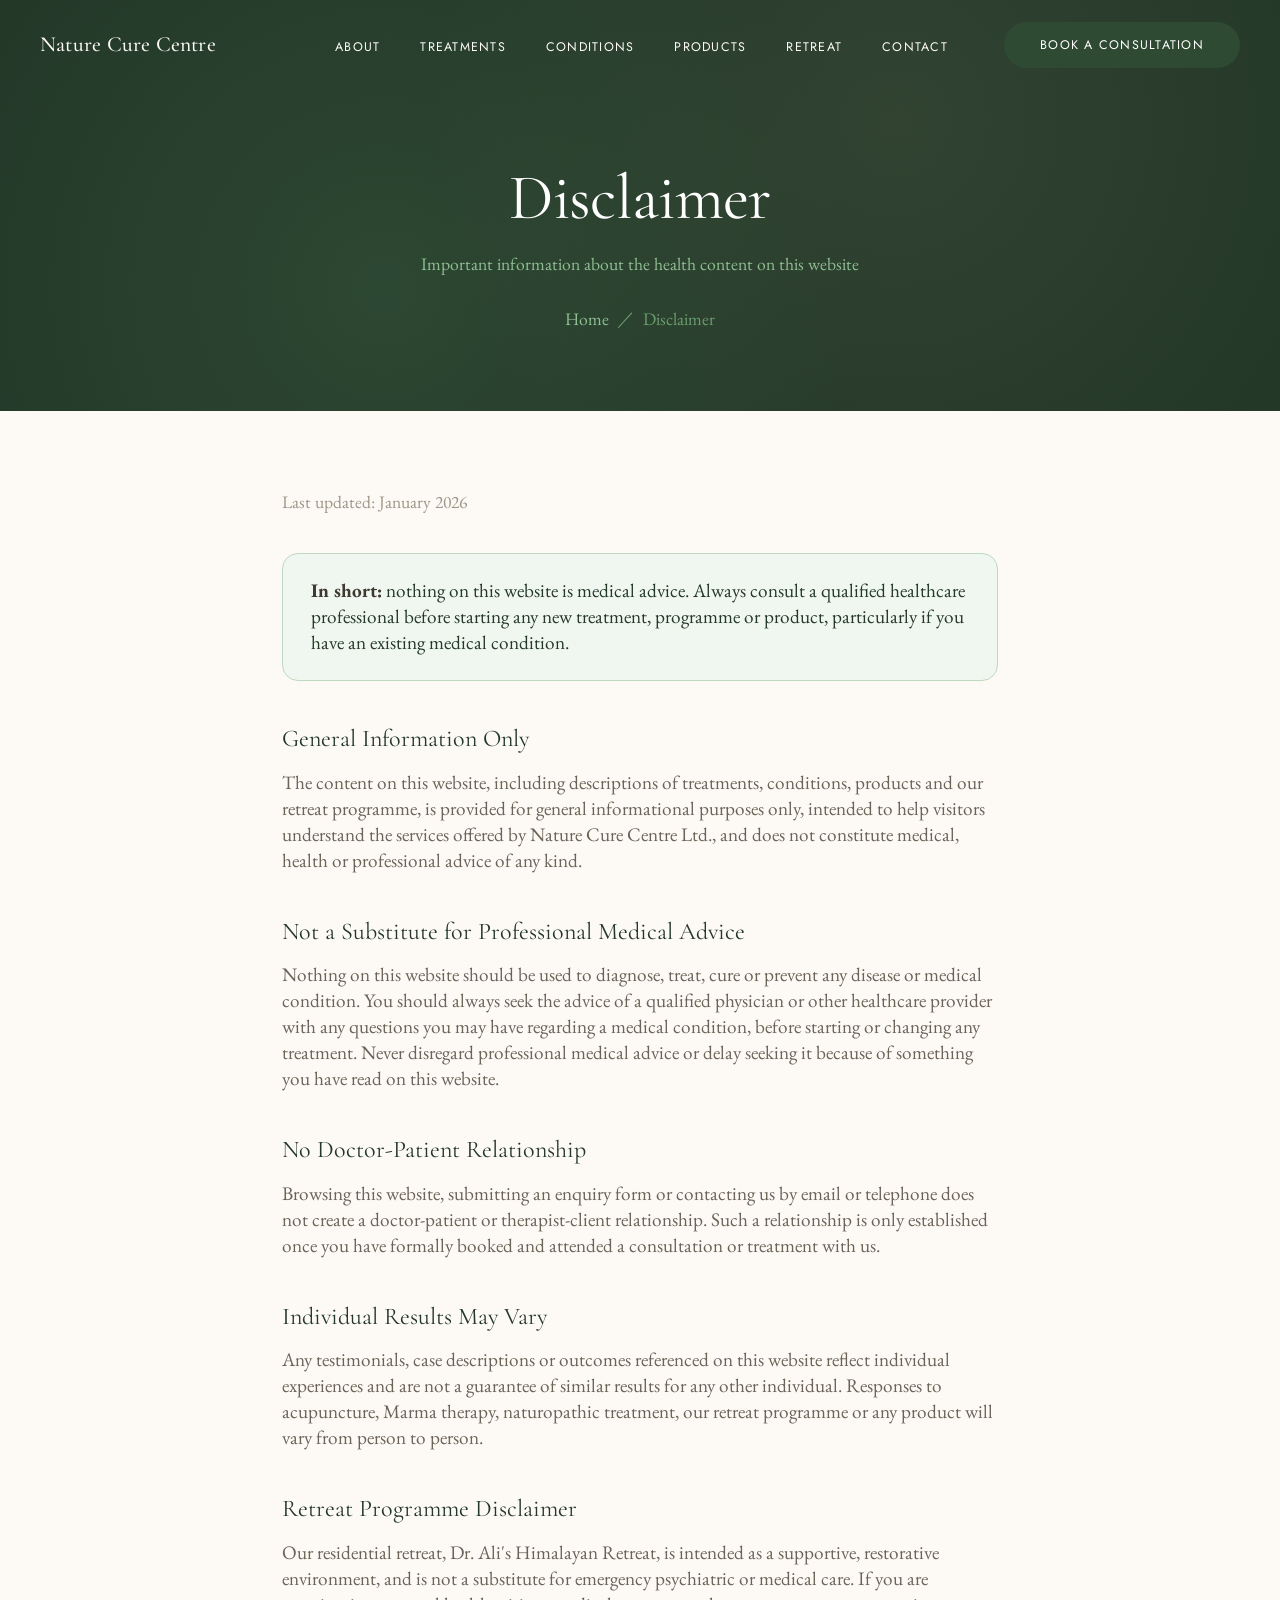
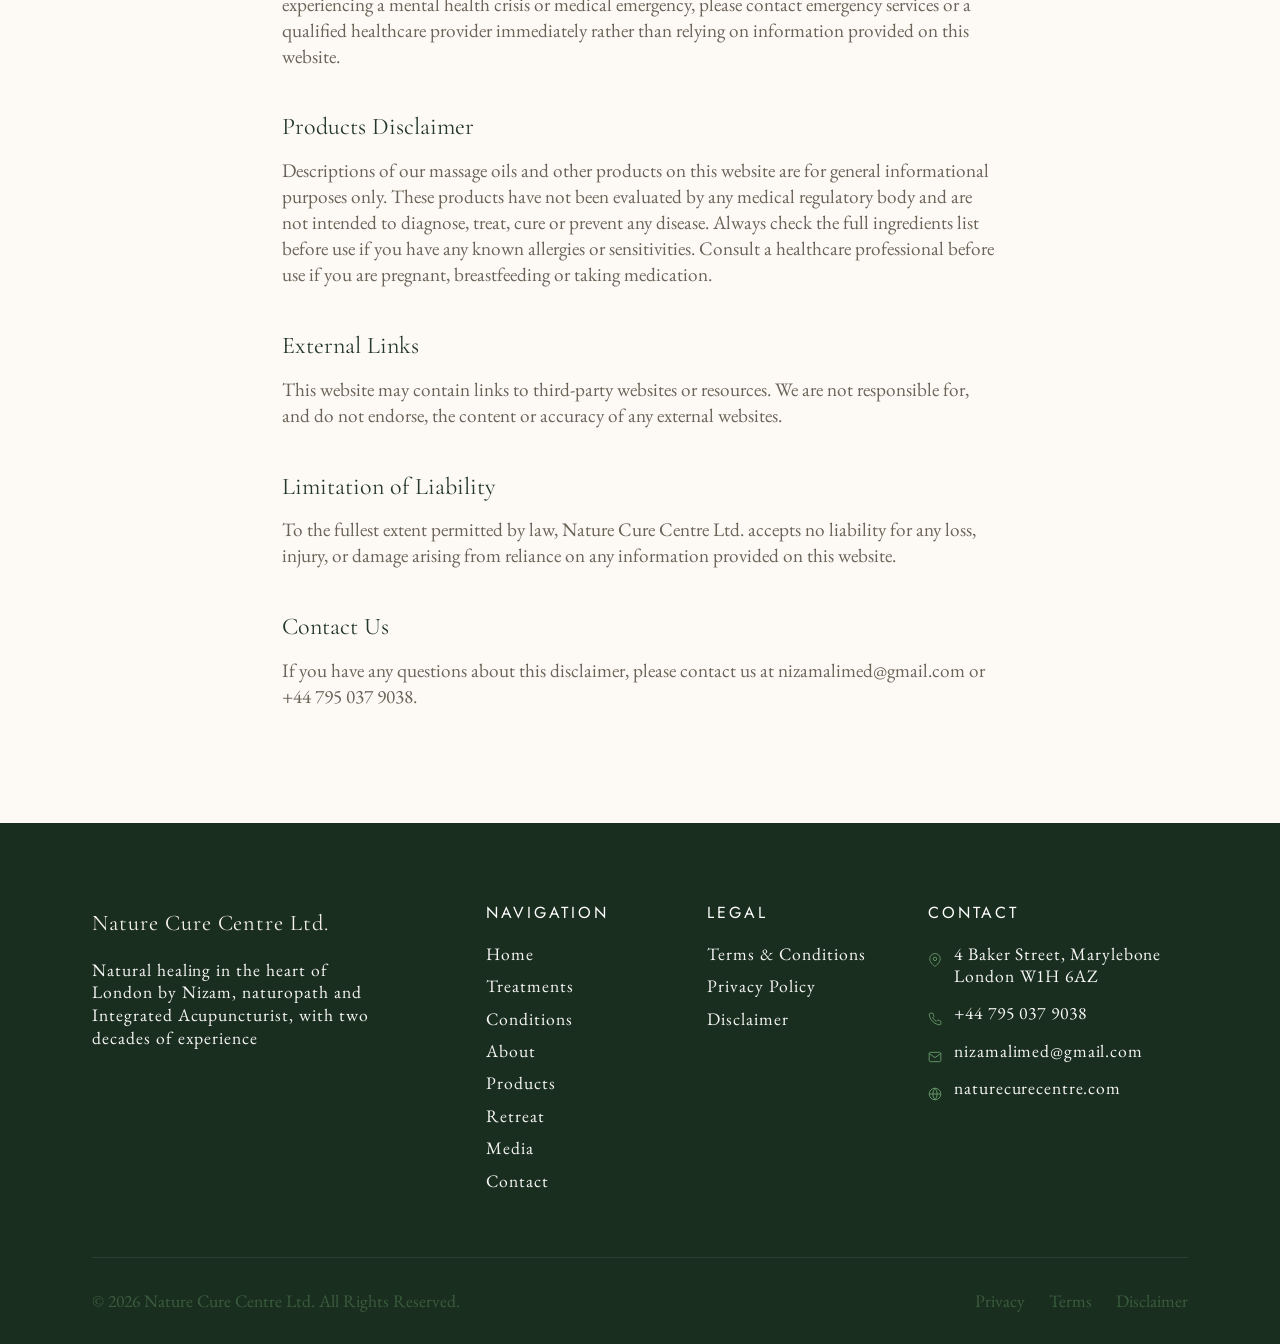
<file: pages/disclaimer.html>
<!DOCTYPE html>
<html lang="en">
<head>
  <meta charset="UTF-8" />
  <meta name="viewport" content="width=device-width, initial-scale=1.0" />
  <title>Disclaimer — Nature Cure Centre</title>
  <meta name="description" content="Important disclaimer regarding the health and treatment information provided on the Nature Cure Centre website." />
  <link rel="stylesheet" href="../css/style.css" />
  <link rel="icon" type="image/x-icon" href="../assets/favicon.ico">
  <style>
    .legal-content { padding: 5rem 0 6rem; }
    .legal-content h2 { font-size: 1.5rem; margin: 2.75rem 0 1rem; color: var(--green-800); }
    .legal-content h2:first-child { margin-top: 0; }
    .legal-content p { color: var(--ink-muted); line-height: 1.85; margin-bottom: 1.1rem; }
    .legal-content ul { margin: 0 0 1.1rem 1.25rem; }
    .legal-content li { color: var(--ink-muted); line-height: 1.85; margin-bottom: 0.4rem; list-style: disc; }
    .legal-content strong { color: var(--ink-soft); }
    .legal-updated {
      font-family: var(--sans);
      font-size: 0.8rem;
      color: var(--ink-faint);
      margin-bottom: 2.5rem;
      display: block;
    }
    .legal-highlight {
      background: var(--green-50);
      border: 1px solid var(--green-200);
      border-radius: var(--radius-lg);
      padding: 1.5rem 1.75rem;
      margin: 1.5rem 0 2rem;
    }
    .legal-highlight p { margin: 0; color: var(--green-800); }
  </style>
</head>
<body>

  <!-- ══ NAVIGATION ══ -->
  <nav id="nav" class="nav--on-dark" role="navigation" aria-label="Main navigation">
    <div class="nav-inner">
      <a href="../index.html" class="nav-logo" aria-label="Nature Cure Centre home">
        Nature Cure Centre
      </a>
      <ul class="nav-links" id="navLinks" role="list">
        <li><a href="../index.html#about">About</a></li>
        <li><a href="../index.html#treatments">Treatments</a></li>
        <li><a href="../index.html#conditions">Conditions</a></li>
        <li><a href="products.html">Products</a></li>
        <li><a href="retreat.html">Retreat</a></li>
        <li><a href="../index.html#contact">Contact</a></li>
        <li><a href="../index.html#contact" class="btn btn-primary nav-cta">Book a Consultation</a></li>
      </ul>
      <button class="nav-close" id="navClose" aria-label="Close menu">
        <span class="nav-close-icon"></span>
      </button>
      <button class="nav-toggle" id="navToggle" aria-label="Open menu" aria-expanded="false">
        <span></span><span></span><span></span>
      </button>
    </div>
  </nav>

  <!-- ══ PAGE HERO ══ -->
  <section class="page-hero">
    <div class="container">
      <h1>Disclaimer</h1>
      <p>Important information about the health content on this website</p>
      <div class="breadcrumb">
        <a href="../index.html">Home</a>
        <span>／</span>
        <span>Disclaimer</span>
      </div>
    </div>
  </section>

  <!-- ══ CONTENT ══ -->
  <section class="legal-content">
    <div class="container--narrow">
      <span class="legal-updated">Last updated: January 2026</span>

      <div class="legal-highlight">
        <p><strong>In short:</strong> nothing on this website is medical advice. Always consult a qualified healthcare professional before starting any new treatment, programme or product, particularly if you have an existing medical condition.</p>
      </div>

      <h2>General Information Only</h2>
      <p>
        The content on this website, including descriptions of treatments, conditions, products and our retreat
        programme, is provided for general informational purposes only, intended to help visitors understand the services offered by Nature Cure Centre Ltd., and does not constitute medical, health or professional
        advice of any kind.
      </p>

      <h2>Not a Substitute for Professional Medical Advice</h2>
      <p>
        Nothing on this website should be used to diagnose, treat, cure or prevent any disease or medical condition. You should always seek the advice of a qualified physician or other healthcare provider with any questions you may have regarding a medical condition, before starting or changing any treatment. Never
        disregard professional medical advice or delay seeking it because of something you have read on this
        website.
      </p>

      <h2>No Doctor-Patient Relationship</h2>
      <p>
        Browsing this website, submitting an enquiry form or contacting us by email or telephone does not create
        a doctor-patient or therapist-client relationship. Such a relationship is only established once you have
        formally booked and attended a consultation or treatment with us.
      </p>

      <h2>Individual Results May Vary</h2>
      <p>
        Any testimonials, case descriptions or outcomes referenced on this website reflect individual experiences
        and are not a guarantee of similar results for any other individual. Responses to acupuncture, Marma
        therapy, naturopathic treatment, our retreat programme or any product will vary from person to person.
      </p>

      <h2>Retreat Programme Disclaimer</h2>
      <p>
        Our residential retreat, Dr. Ali's Himalayan Retreat, is intended as a supportive, restorative environment, and is not a
        substitute for emergency psychiatric or medical care. If you are experiencing a mental health crisis or
        medical emergency, please contact emergency services or a qualified healthcare provider immediately rather
        than relying on information provided on this website.
      </p>

      <h2>Products Disclaimer</h2>
      <p>
        Descriptions of our massage oils and other products on this website are for general
        informational purposes only. These products have not been evaluated by any medical regulatory body and are
        not intended to diagnose, treat, cure or prevent any disease. Always check the full ingredients list
        before use if you have any known allergies or sensitivities. Consult a healthcare professional before
        use if you are pregnant, breastfeeding or taking medication.
      </p>

      <h2>External Links</h2>
      <p>
        This website may contain links to third-party websites or resources. We are not responsible for, and do
        not endorse, the content or accuracy of any external websites.
      </p>

      <h2>Limitation of Liability</h2>
      <p>
        To the fullest extent permitted by law, Nature Cure Centre Ltd. accepts no liability for any loss, injury,
        or damage arising from reliance on any information provided on this website.
      </p>

      <h2>Contact Us</h2>
      <p>
        If you have any questions about this disclaimer, please contact us at
        <a href="mailto:nizamalimed@gmail.com">nizamalimed@gmail.com</a> or
        <a href="tel:+447950379038">+44 795 037 9038</a>.
      </p>
    </div>
  </section>

  <!-- ══ FOOTER ══ -->
  <footer>
    <div class="container">
      <div class="footer-top">
        <div class="footer-brand">
          <div class="logo">Nature Cure Centre Ltd.</div>
          <p>
            Natural healing in the heart of London by Nizam, naturopath and Integrated Acupuncturist, with two decades of experience
          </p>
        </div>
        <div class="footer-col">
          <h5>Navigation</h5>
          <ul>
            <li><a href="../index.html">Home</a></li>
            <li><a href="../index.html#treatments">Treatments</a></li>
            <li><a href="../index.html#conditions">Conditions</a></li>
            <li><a href="../index.html#about">About</a></li>
            <li><a href="products.html">Products</a></li>
            <li><a href="retreat.html">Retreat</a></li>
            <li><a href="media.html">Media</a></li>
            <li><a href="../index.html#contact">Contact</a></li>
          </ul>
        </div>
        <div class="footer-col">
          <h5>Legal</h5>
          <ul>
            <li><a href="terms.html">Terms &amp; Conditions</a></li>
            <li><a href="privacy.html">Privacy Policy</a></li>
            <li><a href="disclaimer.html">Disclaimer</a></li>
          </ul>
        </div>
        <div class="footer-col">
          <h5>Contact</h5>
          <div class="footer-contact-item">
            <svg width="14" height="14" viewBox="0 0 24 24" fill="none" stroke="currentColor" stroke-width="1.5" aria-hidden="true"><path d="M21 10c0 7-9 13-9 13s-9-6-9-13a9 9 0 0118 0z"/><circle cx="12" cy="10" r="3"/></svg>
            <span>4 Baker Street, Marylebone <br>London W1H 6AZ</span>
          </div>
          <div class="footer-contact-item">
            <svg width="14" height="14" viewBox="0 0 24 24" fill="none" stroke="currentColor" stroke-width="1.5" aria-hidden="true"><path d="M22 16.92v3a2 2 0 01-2.18 2 19.79 19.79 0 01-8.63-3.07 19.5 19.5 0 01-6-6A19.79 19.79 0 012.12 4.18 2 2 0 014.11 2h3a2 2 0 012 1.72c.127.96.361 1.903.7 2.81a2 2 0 01-.45 2.11L8.09 9.91a16 16 0 006 6l1.27-1.27a2 2 0 012.11-.45c.907.339 1.85.573 2.81.7A2 2 0 0122 16.92z"/></svg>
            <a href="tel:+447950379038">+44 795 037 9038</a>
          </div>
          <div class="footer-contact-item">
            <svg width="14" height="14" viewBox="0 0 24 24" fill="none" stroke="currentColor" stroke-width="1.5" aria-hidden="true"><path d="M4 4h16c1.1 0 2 .9 2 2v12c0 1.1-.9 2-2 2H4c-1.1 0-2-.9-2-2V6c0-1.1.9-2 2-2z"/><polyline points="22,6 12,13 2,6"/></svg>
            <a href="mailto:nizamalimed@gmail.com">nizamalimed@gmail.com</a>
          </div>
          <div class="footer-contact-item">
            <svg width="14" height="14" viewBox="0 0 24 24" fill="none" stroke="currentColor" stroke-width="1.5" aria-hidden="true"><circle cx="12" cy="12" r="10"/><line x1="2" y1="12" x2="22" y2="12"/><path d="M12 2a15.3 15.3 0 010 20 15.3 15.3 0 010-20z"/></svg>
            <a href="https://www.naturecurecentre.com" target="_blank" rel="noopener noreferrer">naturecurecentre.com</a>
          </div>
        </div>
      </div>
      <div class="footer-bottom">
        <p>© 2026 Nature Cure Centre Ltd. All Rights Reserved.</p>
        <div class="footer-bottom-links">
          <a href="privacy.html">Privacy</a>
          <a href="terms.html">Terms</a>
          <a href="disclaimer.html">Disclaimer</a>
        </div>
      </div>
    </div>
  </footer>

  <script src="../js/main.js"></script>
</body>
</html>
</file>
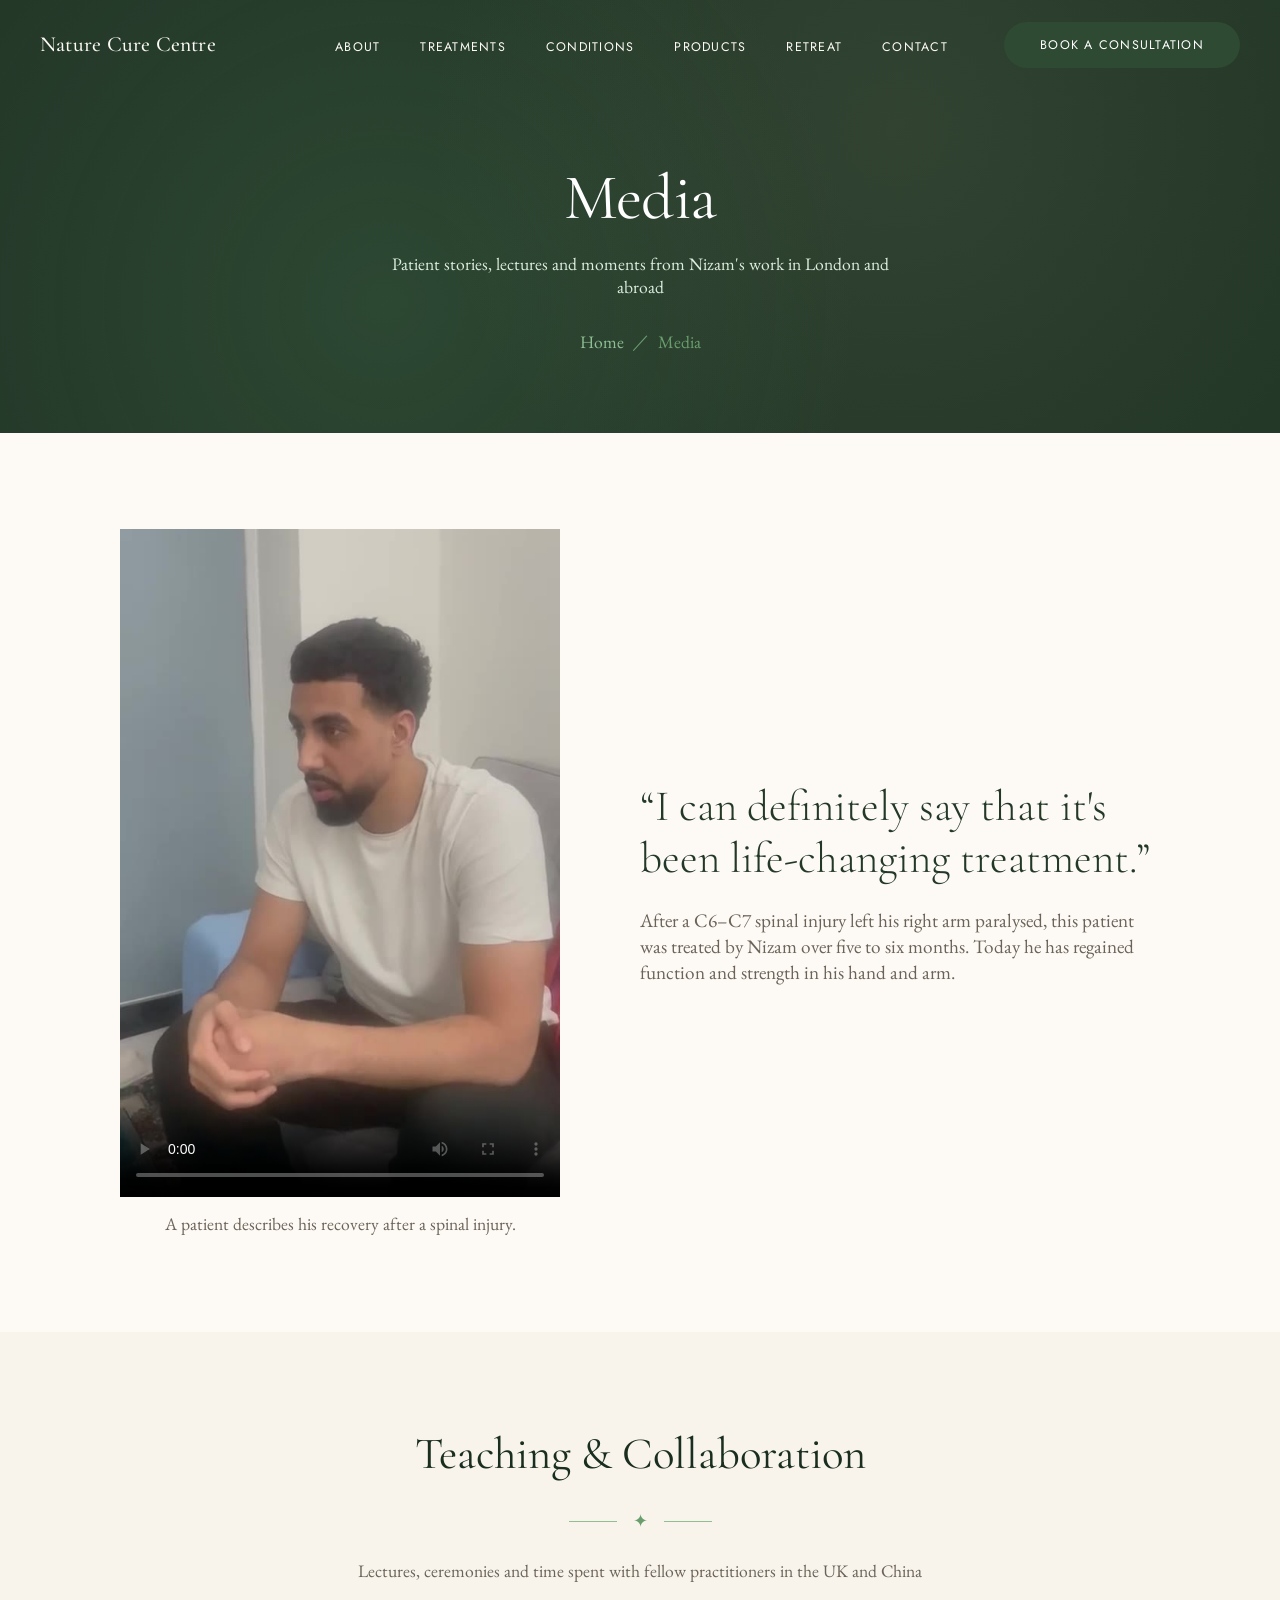
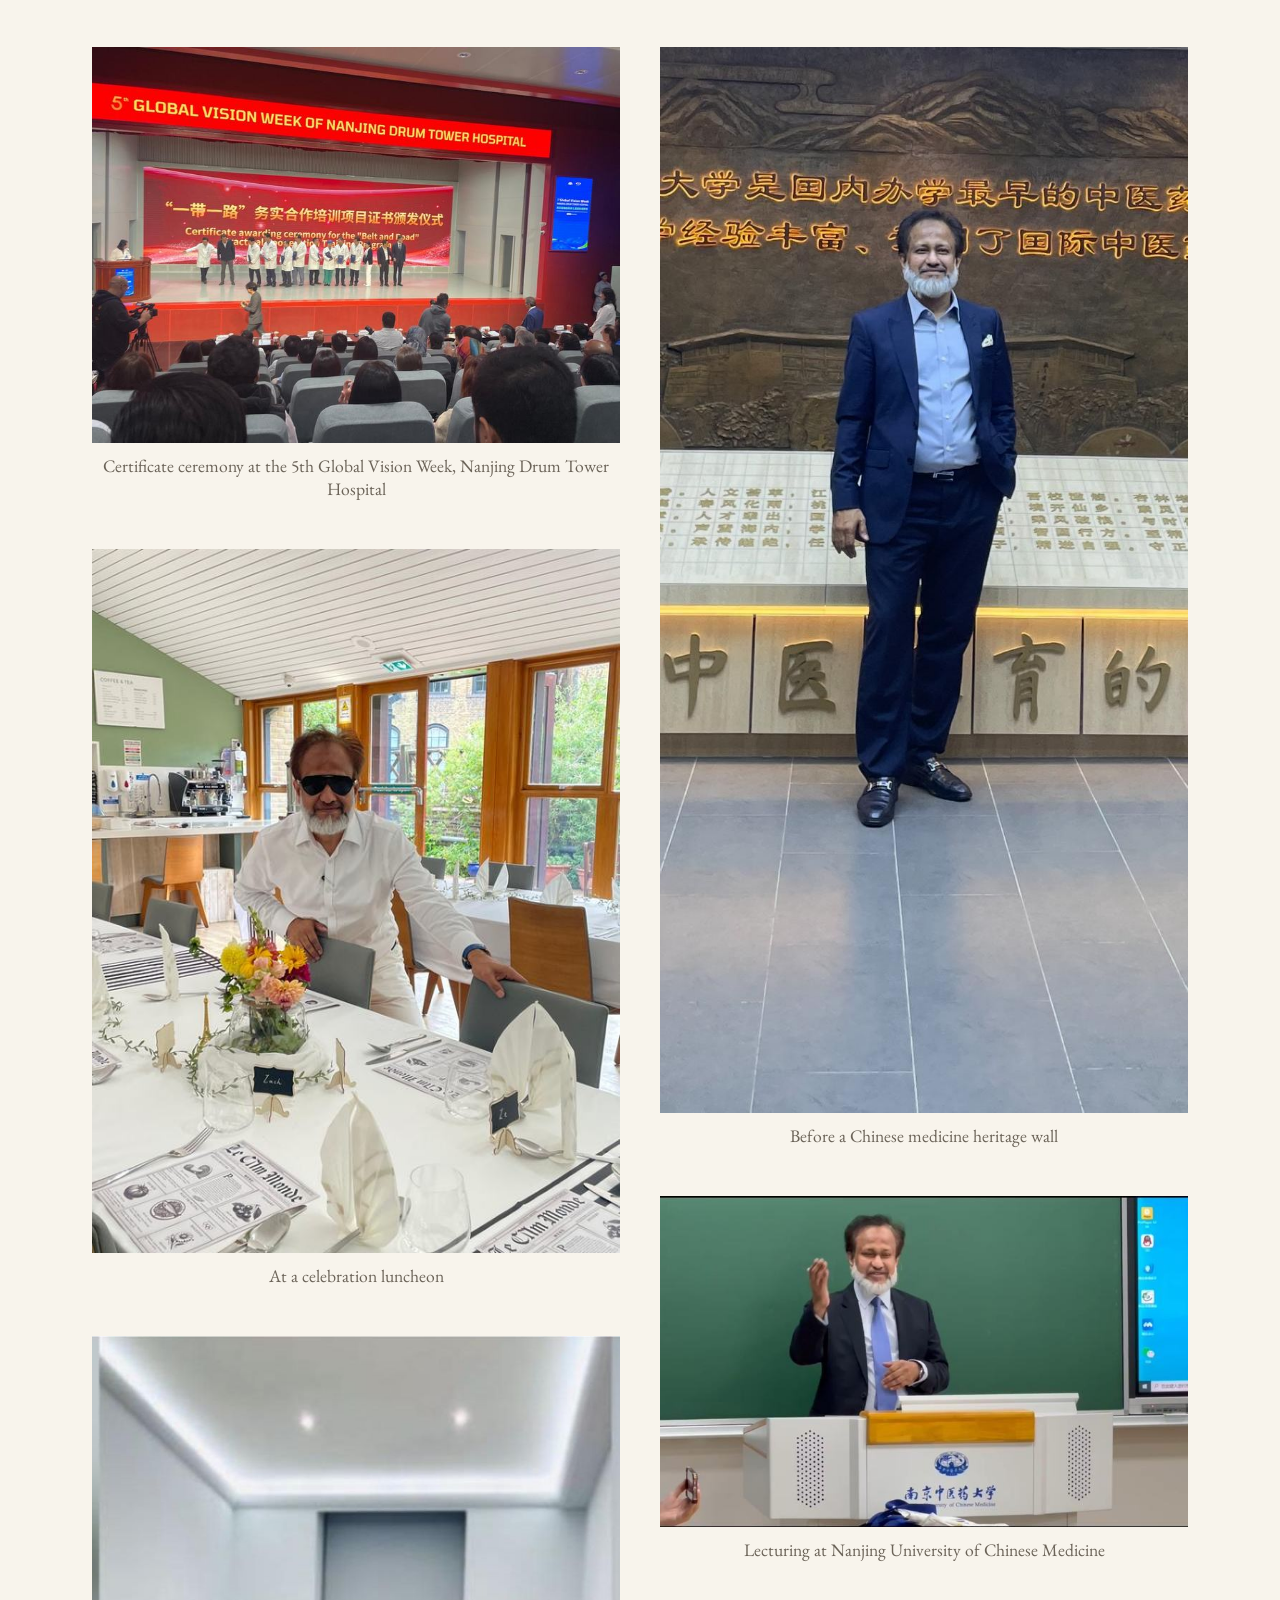
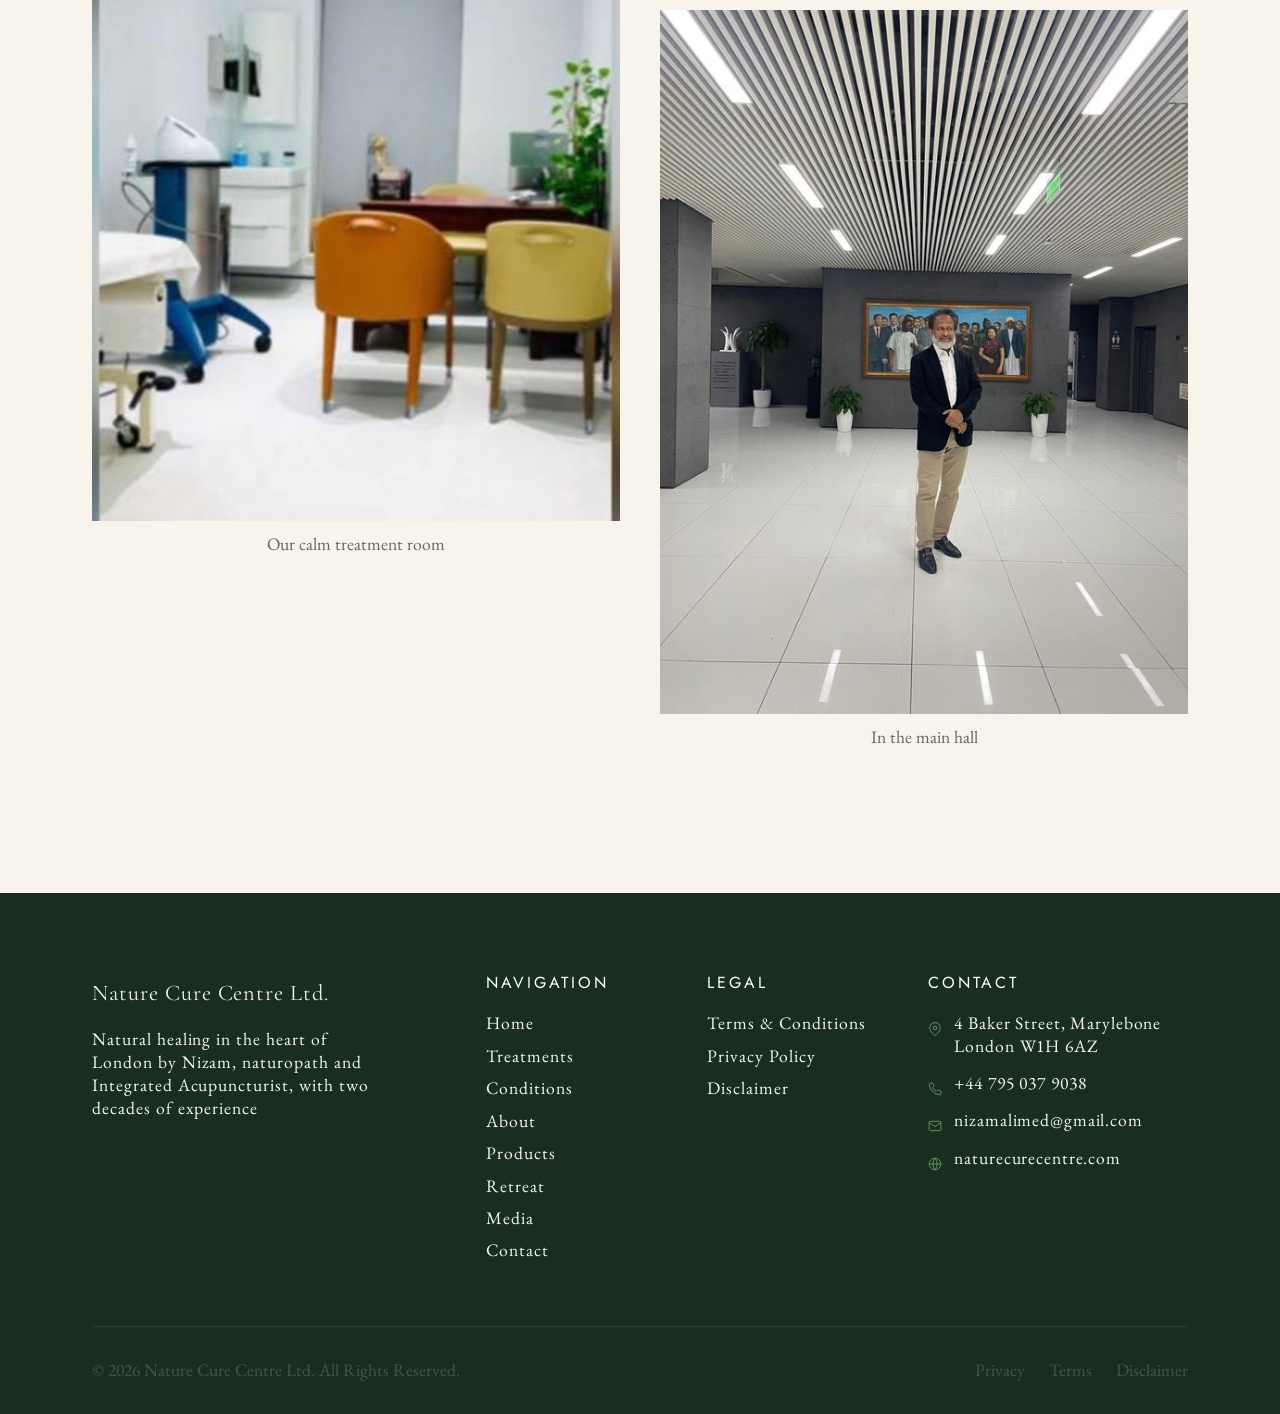
<file: pages/media.html>
<!DOCTYPE html>
<html lang="en">
<head>
  <meta charset="UTF-8" />
  <meta name="viewport" content="width=device-width, initial-scale=1.0" />
  <title>Media — Patient Stories &amp; Moments · Nature Cure Centre</title>
  <meta name="description" content="Patient stories, lectures and moments from Nizam's work in London and abroad, including Nanjing University of Chinese Medicine and the Academy of Scalp Acupuncture UK." />
  <link rel="stylesheet" href="../css/style.css" />
  <link rel="icon" type="image/x-icon" href="../assets/favicon.ico">
  <style>
    /* ── Patient story ── */
    .story { background: var(--beige-50); overflow-x: clip; }
    .story-inner {
      display: grid;
      grid-template-columns: minmax(0, 440px) minmax(0, 1fr);
      gap: 5rem;
      align-items: center;
      max-width: 1040px;
      margin: 0 auto;
    }
    .story-video { margin: 0; }
    .story-player {
      position: relative;
      aspect-ratio: 576 / 874;
      background: var(--green-900);
    }
    .story-player video {
      display: block;
      width: 100%;
      height: 100%;
      object-fit: cover;
    }
    .story-player video::cue { color: transparent; background: transparent; }
    /* Fullscreen: keep the video vertical, letterboxed in black */
    .story-player video:fullscreen { object-fit: contain; background: #000; }
    .story-player video:-webkit-full-screen { object-fit: contain; background: #000; }
    /* Our overlay can't follow the video into fullscreen, so native cues take over there */
    .story-player video:fullscreen::cue {
      color: #fff;
      background: transparent;
      font-family: var(--serif2);
      font-size: 2rem;
      font-weight: 500;
    }
    .story-player video:-webkit-full-screen::cue {
      color: #fff;
      background: transparent;
      font-family: var(--serif2);
      font-size: 2rem;
      font-weight: 500;
    }
    .story-subs {
      position: absolute;
      left: 8%;
      right: 8%;
      bottom: 4.25rem;
      text-align: center;
      font-family: var(--serif2);
      font-size: 1.6rem;
      font-weight: 500;
      line-height: 1.3;
      color: #fff;
      pointer-events: none;
      opacity: 0;
      transition: opacity 0.2s ease;
    }
    .story-subs.on { opacity: 1; }
    .story-video figcaption { color: var(--ink-muted); margin-top: 1rem; text-align: center; }
    .story-quote {
      font-family: var(--serif);
      font-size: clamp(2rem, 3.4vw, 2.75rem);
      font-weight: 300;
      line-height: 1.2;
      color: var(--green-800);
    }
    .story-text p { margin-top: 1.5rem; color: var(--ink-muted); }

    /* ── Gallery ── */
    .gallery { background: var(--beige-100); }
    .gallery-grid {
      display: grid;
      grid-template-columns: repeat(2, minmax(0, 1fr));
      gap: 0 2.5rem;
      align-items: start;
    }
    .gallery-item { margin: 0 0 3rem; }
    .gallery-item img { width: 100%; height: auto; background: var(--beige-200); }
    .gallery-item figcaption { color: var(--ink-muted); margin-top: 0.75rem; text-align: center; }

    @media (max-width: 900px) {
      .story-inner { grid-template-columns: 1fr; gap: 2.5rem; }
      /* Video fills the screen edge to edge, never taller than the viewport */
      .story-video { width: 100vw; margin-left: calc(50% - 50vw); }
      .story-player {
        width: min(100vw, calc(100vh * 576 / 874));
        width: min(100vw, calc(100svh * 576 / 874));
        margin: 0 auto;
      }
      .story-video figcaption { padding: 0 1.5rem; }
      .story-subs { font-size: 1.35rem; bottom: 3.75rem; left: 6%; right: 6%; }
      .gallery-grid { grid-template-columns: 1fr; }
      .gallery-col { display: contents; }
      .gallery-item { margin-bottom: 2.5rem; }
    }
  </style>
</head>
<body>

  <!-- ══ NAVIGATION ══ -->
  <nav id="nav" class="nav--on-dark" role="navigation" aria-label="Main navigation">
    <div class="nav-inner">
      <a href="../index.html" class="nav-logo" aria-label="Nature Cure Centre home">
        Nature Cure Centre
      </a>
      <ul class="nav-links" id="navLinks" role="list">
        <li><a href="../index.html#about">About</a></li>
        <li><a href="../index.html#treatments">Treatments</a></li>
        <li><a href="../index.html#conditions">Conditions</a></li>
        <li><a href="products.html">Products</a></li>
        <li><a href="retreat.html">Retreat</a></li>
        <li><a href="../index.html#contact">Contact</a></li>
        <li><a href="../index.html#contact" class="btn btn-primary nav-cta">Book a Consultation</a></li>
      </ul>
      <button class="nav-close" id="navClose" aria-label="Close menu">
        <span class="nav-close-icon"></span>
      </button>
      <button class="nav-toggle" id="navToggle" aria-label="Open menu" aria-expanded="false">
        <span></span><span></span><span></span>
      </button>
    </div>
  </nav>

  <!-- ══ PAGE HERO ══ -->
  <section class="page-hero">
    <div class="container">
      <h1 style="color: var(--white);">Media</h1>
      <p style="color: var(--green-100);">Patient stories, lectures and moments from Nizam's work in London and abroad</p>
      <div class="breadcrumb">
        <a href="../index.html">Home</a>
        <span>／</span>
        <span>Media</span>
      </div>
    </div>
  </section>

  <!-- ══ PATIENT STORY ══ -->
  <section class="story" aria-labelledby="storyTitle">
    <div class="container">
      <div class="story-inner">
        <figure class="story-video reveal">
          <div class="story-player">
            <video id="storyVideo" controls playsinline preload="metadata" poster="../assets/media/web/patient-story-poster.jpg" width="576" height="874">
              <source src="../assets/media/web/patient-story.mp4" type="video/mp4">
              <track kind="subtitles" src="../assets/media/web/patient-story.en.vtt" srclang="en" label="English" default>
              Your browser does not support embedded video.
            </video>
            <div class="story-subs" id="storySubs" aria-hidden="true"></div>
          </div>
          <figcaption>A patient describes his recovery after a spinal injury.</figcaption>
        </figure>
        <div class="story-text reveal reveal-delay-1">
          <h2 class="story-quote" id="storyTitle">&ldquo;I can definitely say that it's been life-changing treatment.&rdquo;</h2>
          <p>After a C6&ndash;C7 spinal injury left his right arm paralysed, this patient was treated by Nizam over five to six months. Today he has regained function and strength in his hand and arm.</p>
        </div>
      </div>
    </div>
  </section>

  <!-- ══ GALLERY ══ -->
  <section class="gallery" aria-labelledby="galleryTitle">
    <div class="container">
      <div class="section-header reveal">
        <h2 id="galleryTitle">Teaching &amp; Collaboration</h2>
        <div class="ornament"><span class="ornament-leaf">✦</span></div>
        <p>Lectures, ceremonies and time spent with fellow practitioners in the UK and China</p>
      </div>

        <div class="gallery-grid">
          <div class="gallery-col">
            <figure class="gallery-item reveal">
              <img src="../assets/media/web/nanjing-drum-tower-ceremony-sm.jpg" srcset="../assets/media/web/nanjing-drum-tower-ceremony-sm.jpg 760w, ../assets/media/web/nanjing-drum-tower-ceremony-lg.jpg 1600w" sizes="(max-width: 900px) 100vw, 548px" width="760" height="570" alt="Certificate ceremony at the 5th Global Vision Week, Nanjing Drum Tower Hospital" loading="lazy" decoding="async">
              <figcaption>Certificate ceremony at the 5th Global Vision Week, Nanjing Drum Tower Hospital</figcaption>
            </figure>
            <figure class="gallery-item reveal">
              <img src="../assets/media/web/luncheon-sm.jpg" srcset="../assets/media/web/luncheon-sm.jpg 570w, ../assets/media/web/luncheon-lg.jpg 1200w" sizes="(max-width: 900px) 100vw, 548px" width="570" height="760" alt="At a celebration luncheon" loading="lazy" decoding="async">
              <figcaption>At a celebration luncheon</figcaption>
            </figure>
            <figure class="gallery-item reveal">
              <img src="../assets/media/web/treatment-room-sm.jpg" srcset="../assets/media/web/treatment-room-sm.jpg 511w, ../assets/media/web/treatment-room-lg.jpg 738w" sizes="(max-width: 900px) 100vw, 548px" width="511" height="760" alt="Our calm treatment room" loading="lazy" decoding="async">
              <figcaption>Our calm treatment room</figcaption>
            </figure>
          </div>
          <div class="gallery-col">
            <figure class="gallery-item reveal">
              <img src="../assets/media/web/heritage-wall-sm.jpg" srcset="../assets/media/web/heritage-wall-sm.jpg 376w, ../assets/media/web/heritage-wall-lg.jpg 738w" sizes="(max-width: 900px) 100vw, 548px" width="376" height="760" alt="Before a Chinese medicine heritage wall" loading="lazy" decoding="async">
              <figcaption>Before a Chinese medicine heritage wall</figcaption>
            </figure>
            <figure class="gallery-item reveal">
              <img src="../assets/media/web/lecture-njucm-sm.jpg" srcset="../assets/media/web/lecture-njucm-sm.jpg 738w, ../assets/media/web/lecture-njucm-lg.jpg 738w" sizes="(max-width: 900px) 100vw, 548px" width="738" height="463" alt="Lecturing at Nanjing University of Chinese Medicine" loading="lazy" decoding="async">
              <figcaption>Lecturing at Nanjing University of Chinese Medicine</figcaption>
            </figure>
            <figure class="gallery-item reveal">
              <img src="../assets/media/web/university-hall-sm.jpg" srcset="../assets/media/web/university-hall-sm.jpg 570w, ../assets/media/web/university-hall-lg.jpg 1200w" sizes="(max-width: 900px) 100vw, 548px" width="570" height="760" alt="In the main hall" loading="lazy" decoding="async">
              <figcaption>In the main hall</figcaption>
            </figure>
          </div>
        </div>
    </div>
  </section>

  <!-- ══ FOOTER ══ -->
  <footer>
    <div class="container">
      <div class="footer-top">
        <div class="footer-brand">
          <div class="logo">Nature Cure Centre Ltd.</div>
          <p>
            Natural healing in the heart of London by Nizam, naturopath and Integrated Acupuncturist, with two decades of experience
          </p>
        </div>
        <div class="footer-col">
          <h5>Navigation</h5>
          <ul>
            <li><a href="../index.html">Home</a></li>
            <li><a href="../index.html#treatments">Treatments</a></li>
            <li><a href="../index.html#conditions">Conditions</a></li>
            <li><a href="../index.html#about">About</a></li>
            <li><a href="products.html">Products</a></li>
            <li><a href="retreat.html">Retreat</a></li>
            <li><a href="media.html">Media</a></li>
            <li><a href="../index.html#contact">Contact</a></li>
          </ul>
        </div>
        <div class="footer-col">
          <h5>Legal</h5>
          <ul>
            <li><a href="terms.html">Terms &amp; Conditions</a></li>
            <li><a href="privacy.html">Privacy Policy</a></li>
            <li><a href="disclaimer.html">Disclaimer</a></li>

          </ul>
        </div>
        <div class="footer-col">
          <h5>Contact</h5>
          <div class="footer-contact-item">
            <svg width="14" height="14" viewBox="0 0 24 24" fill="none" stroke="currentColor" stroke-width="1.5" aria-hidden="true"><path d="M21 10c0 7-9 13-9 13s-9-6-9-13a9 9 0 0118 0z"/><circle cx="12" cy="10" r="3"/></svg>
            <span>4 Baker Street, Marylebone <br>London W1H 6AZ</span>
          </div>
          <div class="footer-contact-item">
            <svg width="14" height="14" viewBox="0 0 24 24" fill="none" stroke="currentColor" stroke-width="1.5" aria-hidden="true"><path d="M22 16.92v3a2 2 0 01-2.18 2 19.79 19.79 0 01-8.63-3.07 19.5 19.5 0 01-6-6A19.79 19.79 0 012.12 4.18 2 2 0 014.11 2h3a2 2 0 012 1.72c.127.96.361 1.903.7 2.81a2 2 0 01-.45 2.11L8.09 9.91a16 16 0 006 6l1.27-1.27a2 2 0 012.11-.45c.907.339 1.85.573 2.81.7A2 2 0 0122 16.92z"/></svg>
            <a href="tel:+447950379038">+44 795 037 9038</a>
          </div>
          <div class="footer-contact-item">
            <svg width="14" height="14" viewBox="0 0 24 24" fill="none" stroke="currentColor" stroke-width="1.5" aria-hidden="true"><path d="M4 4h16c1.1 0 2 .9 2 2v12c0 1.1-.9 2-2 2H4c-1.1 0-2-.9-2-2V6c0-1.1.9-2 2-2z"/><polyline points="22,6 12,13 2,6"/></svg>
            <a href="mailto:nizamalimed@gmail.com">nizamalimed@gmail.com</a>
          </div>
          <div class="footer-contact-item">
            <svg width="14" height="14" viewBox="0 0 24 24" fill="none" stroke="currentColor" stroke-width="1.5" aria-hidden="true"><circle cx="12" cy="12" r="10"/><line x1="2" y1="12" x2="22" y2="12"/><path d="M12 2a15.3 15.3 0 010 20 15.3 15.3 0 010-20z"/></svg>
            <a href="https://www.naturecurecentre.com" target="_blank" rel="noopener noreferrer">naturecurecentre.com</a>
          </div>
        </div>
      </div>
      <div class="footer-bottom">
        <p>© 2026 Nature Cure Centre Ltd. All Rights Reserved.</p>
        <div class="footer-bottom-links">
          <a href="privacy.html">Privacy</a>
          <a href="terms.html">Terms</a>
          <a href="disclaimer.html">Disclaimer</a>
        </div>
      </div>
    </div>
  </footer>

  <script src="../js/main.js"></script>
  <script>
    // Render subtitles in the page's own type instead of the browser's caption box.
    (function () {
      const video = document.getElementById('storyVideo');
      const subs = document.getElementById('storySubs');
      const track = video.textTracks[0];
      if (!track) return;
      let enabled = true, syncing = false;
      function render() {
        const cue = enabled && !isFullscreen() && track.activeCues && track.activeCues[0];
        subs.textContent = '';
        if (cue) {
          cue.text.split('\n').forEach((line, i) => {
            if (i) subs.appendChild(document.createElement('br'));
            subs.appendChild(document.createTextNode(line));
          });
        }
        subs.classList.toggle('on', !!cue);
      }
      function isFullscreen() {
        const el = document.fullscreenElement || document.webkitFullscreenElement;
        return el === video || video.webkitDisplayingFullscreen === true;
      }
      // Overlay subtitles normally; native cues (styled via ::cue) in fullscreen.
      function sync() {
        syncing = true;
        track.mode = !enabled ? 'disabled' : (isFullscreen() ? 'showing' : 'hidden');
        syncing = false;
        render();
      }
      sync();
      track.addEventListener('cuechange', render);
      // The browser's CC menu toggles subtitles on and off.
      video.textTracks.addEventListener('change', () => {
        if (syncing) return;
        if (track.mode === 'showing') enabled = true;
        else if (track.mode === 'disabled') enabled = false;
        sync();
      });
      ['fullscreenchange', 'webkitfullscreenchange'].forEach(ev => document.addEventListener(ev, sync));
      ['webkitbeginfullscreen', 'webkitendfullscreen'].forEach(ev => video.addEventListener(ev, () => setTimeout(sync, 0)));
    })();
  </script>
</body>
</html>
</file>
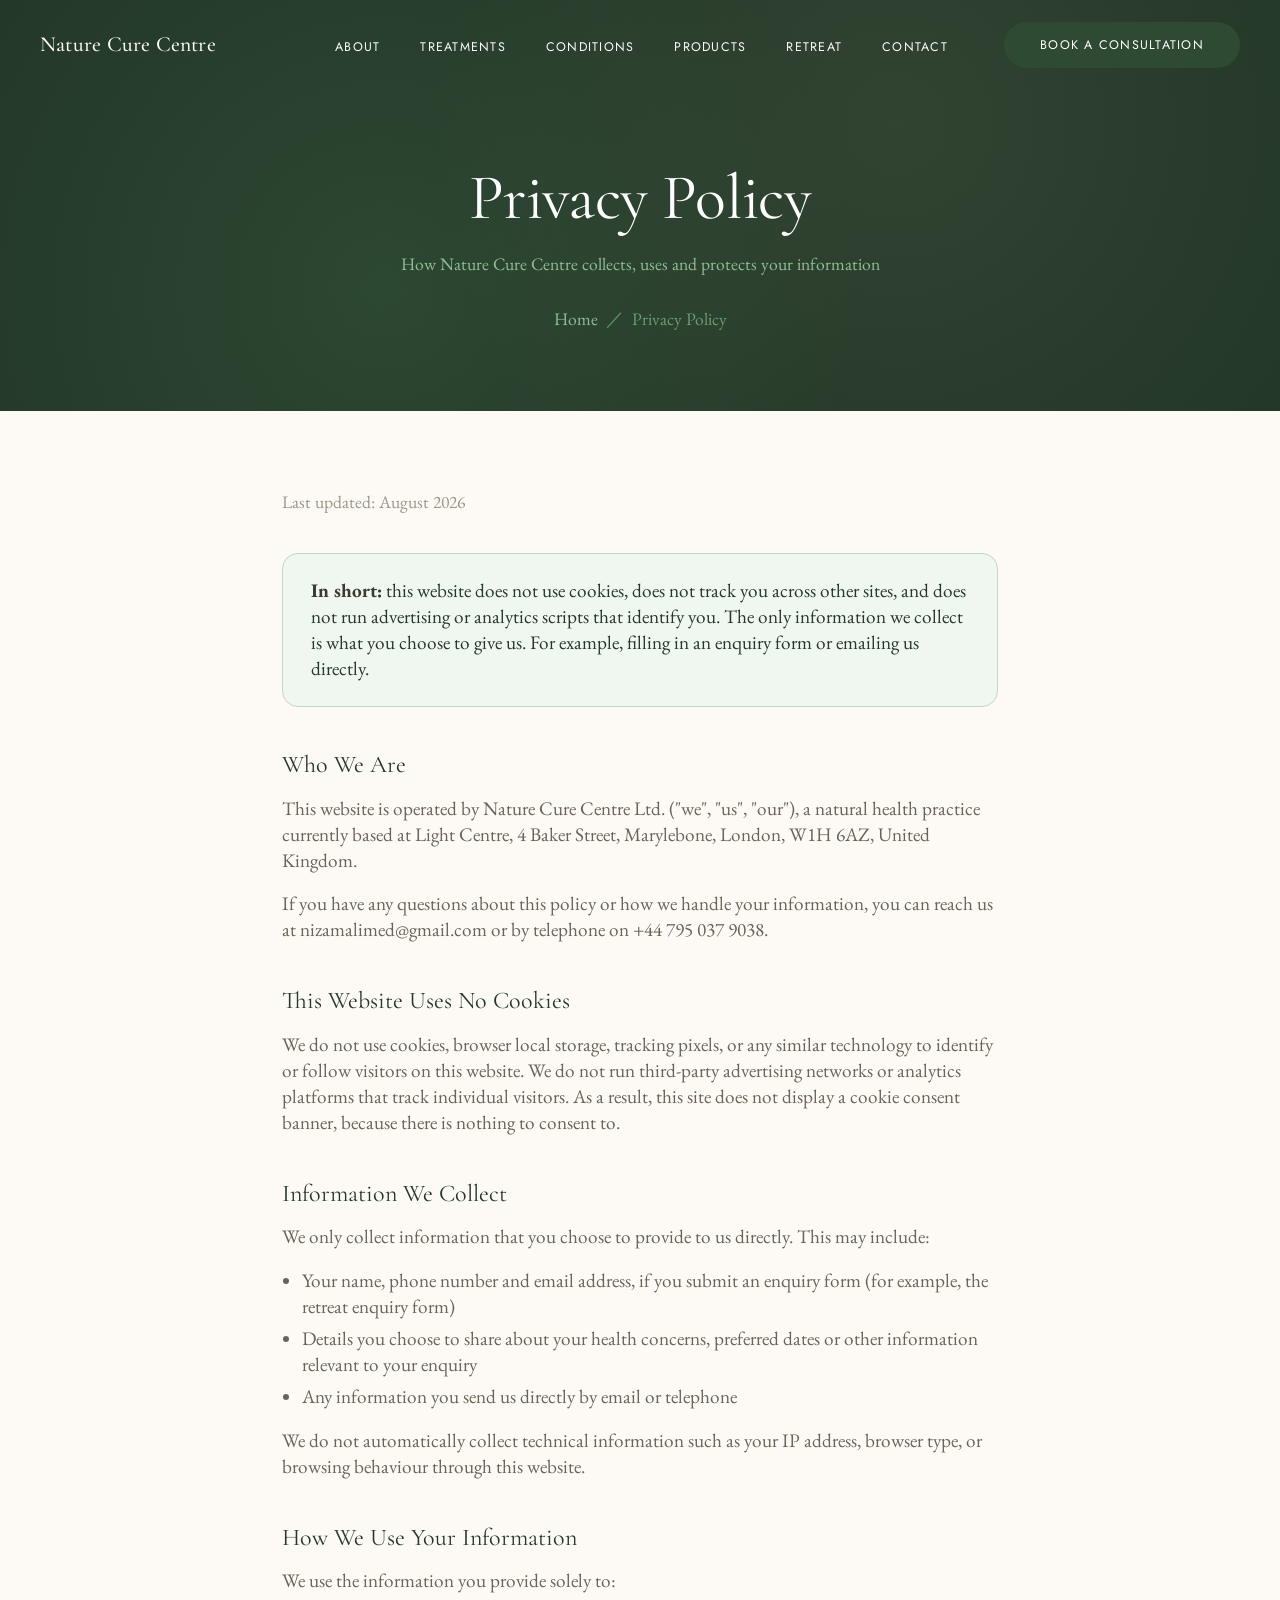
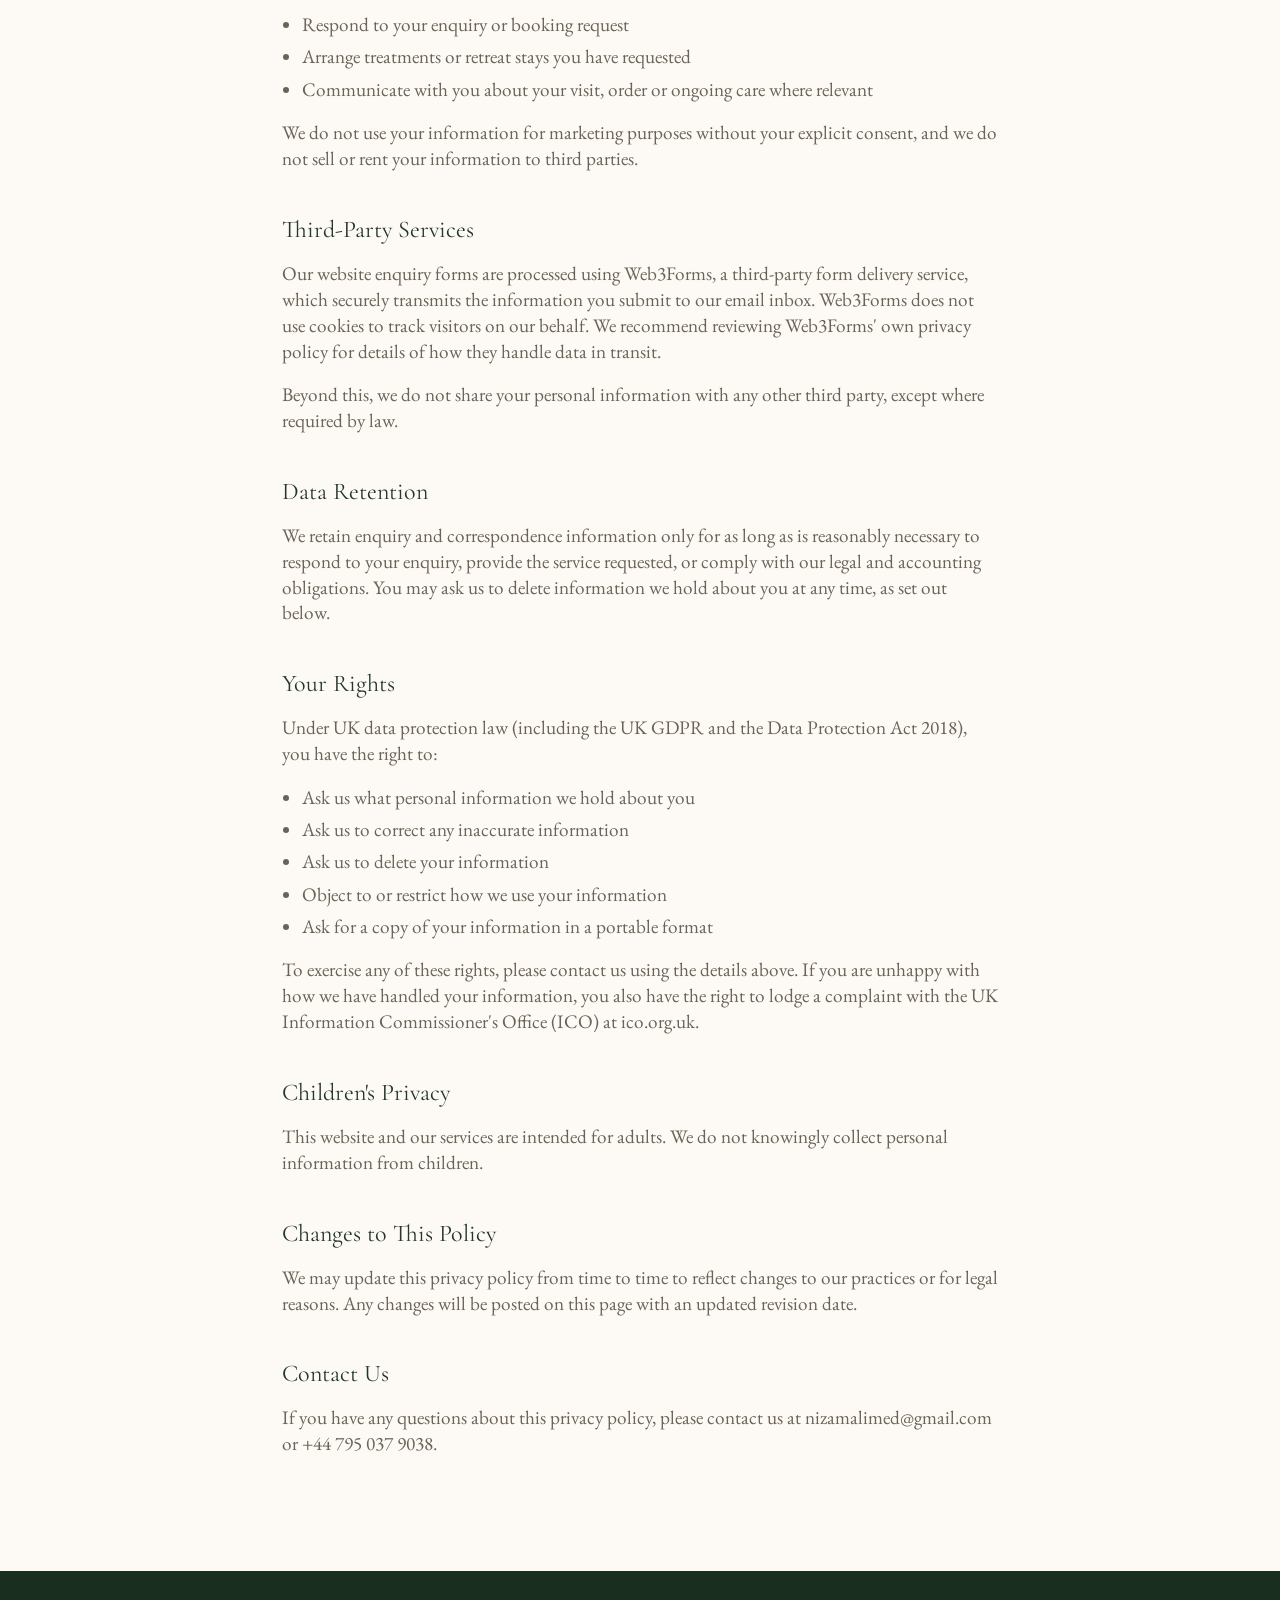
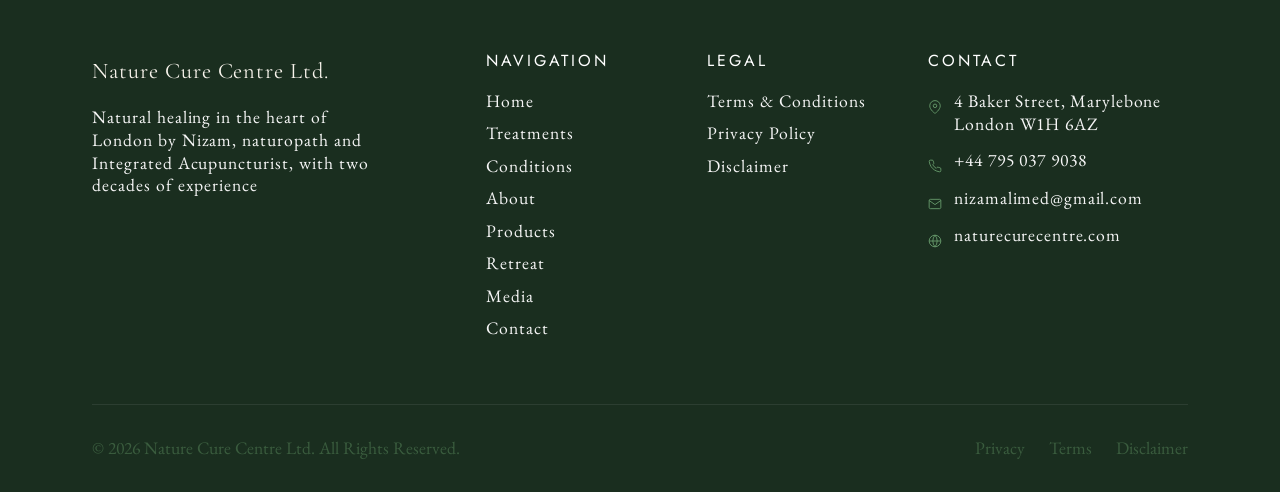
<file: pages/privacy.html>
<!DOCTYPE html>
<html lang="en">
<head>
  <meta charset="UTF-8" />
  <meta name="viewport" content="width=device-width, initial-scale=1.0" />
  <title>Privacy Policy — Nature Cure Centre</title>
  <meta name="description" content="Nature Cure Centre's privacy policy. This website uses no cookies and no tracking technologies." />
  <link rel="stylesheet" href="../css/style.css" />
  <link rel="icon" type="image/x-icon" href="../assets/favicon.ico">
  <style>
    .legal-content { padding: 5rem 0 6rem; }
    .legal-content h2 { font-size: 1.5rem; margin: 2.75rem 0 1rem; color: var(--green-800); }
    .legal-content h2:first-child { margin-top: 0; }
    .legal-content p { color: var(--ink-muted); line-height: 1.85; margin-bottom: 1.1rem; }
    .legal-content ul { margin: 0 0 1.1rem 1.25rem; }
    .legal-content li { color: var(--ink-muted); line-height: 1.85; margin-bottom: 0.4rem; list-style: disc; }
    .legal-content strong { color: var(--ink-soft); }
    .legal-updated {
      font-family: var(--sans);
      font-size: 0.8rem;
      color: var(--ink-faint);
      margin-bottom: 2.5rem;
      display: block;
    }
    .legal-highlight {
      background: var(--green-50);
      border: 1px solid var(--green-200);
      border-radius: var(--radius-lg);
      padding: 1.5rem 1.75rem;
      margin: 1.5rem 0 2rem;
    }
    .legal-highlight p { margin: 0; color: var(--green-800); }
  </style>
</head>
<body>

  <!-- ══ NAVIGATION ══ -->
  <nav id="nav" class="nav--on-dark" role="navigation" aria-label="Main navigation">
    <div class="nav-inner">
      <a href="../index.html" class="nav-logo" aria-label="Nature Cure Centre home">
        Nature Cure Centre
      </a>
      <ul class="nav-links" id="navLinks" role="list">
        <li><a href="../index.html#about">About</a></li>
        <li><a href="../index.html#treatments">Treatments</a></li>
        <li><a href="../index.html#conditions">Conditions</a></li>
        <li><a href="products.html">Products</a></li>
        <li><a href="retreat.html">Retreat</a></li>
        <li><a href="../index.html#contact">Contact</a></li>
        <li><a href="../index.html#contact" class="btn btn-primary nav-cta">Book a Consultation</a></li>
      </ul>
      <button class="nav-close" id="navClose" aria-label="Close menu">
        <span class="nav-close-icon"></span>
      </button>
      <button class="nav-toggle" id="navToggle" aria-label="Open menu" aria-expanded="false">
        <span></span><span></span><span></span>
      </button>
    </div>
  </nav>

  <!-- ══ PAGE HERO ══ -->
  <section class="page-hero">
    <div class="container">
      <h1>Privacy Policy</h1>
      <p>How Nature Cure Centre collects, uses and protects your information</p>
      <div class="breadcrumb">
        <a href="../index.html">Home</a>
        <span>／</span>
        <span>Privacy Policy</span>
      </div>
    </div>
  </section>

  <!-- ══ CONTENT ══ -->
  <section class="legal-content">
    <div class="container--narrow">
      <span class="legal-updated">Last updated: August 2026</span>

      <div class="legal-highlight">
        <p><strong>In short:</strong> this website does not use cookies, does not track you across other sites, and does not run advertising or analytics scripts that identify you. The only information we collect is what you choose to give us. For example, filling in an enquiry form or emailing us directly.</p>
      </div>

      <h2>Who We Are</h2>
      <p>
        This website is operated by Nature Cure Centre Ltd. ("we", "us", "our"), a natural health practice currently based at Light Centre, 4 Baker Street, Marylebone, London, W1H 6AZ, United Kingdom.
      </p>
      <p>
        If you have any questions about this policy or how we handle your information, you can reach us at
        <a href="mailto:nizamalimed@gmail.com">nizamalimed@gmail.com</a> or by telephone on
        <a href="tel:+447950379038">+44 795 037 9038</a>.
      </p>

      <h2>This Website Uses No Cookies</h2>
      <p>
        We do not use cookies, browser local storage, tracking pixels, or any similar technology to identify or
        follow visitors on this website. We do not run third-party advertising networks or analytics platforms that
        track individual visitors. As a result, this site does not display a cookie consent banner, because there
        is nothing to consent to.
      </p>

      <h2>Information We Collect</h2>
      <p>We only collect information that you choose to provide to us directly. This may include:</p>
      <ul>
        <li>Your name, phone number and email address, if you submit an enquiry form (for example, the retreat enquiry form)</li>
        <li>Details you choose to share about your health concerns, preferred dates or other information relevant to your enquiry</li>
        <li>Any information you send us directly by email or telephone</li>
      </ul>
      <p>
        We do not automatically collect technical information such as your IP address, browser type, or browsing
        behaviour through this website.
      </p>

      <h2>How We Use Your Information</h2>
      <p>We use the information you provide solely to:</p>
      <ul>
        <li>Respond to your enquiry or booking request</li>
        <li>Arrange treatments or retreat stays you have requested</li>
        <li>Communicate with you about your visit, order or ongoing care where relevant</li>
      </ul>
      <p>We do not use your information for marketing purposes without your explicit consent, and we do not sell or rent your information to third parties.</p>

      <h2>Third-Party Services</h2>
      <p>
        Our website enquiry forms are processed using Web3Forms, a third-party form delivery service, which securely
        transmits the information you submit to our email inbox. Web3Forms does not use cookies to track visitors
        on our behalf. We recommend reviewing Web3Forms' own privacy policy for details of how they handle data in
        transit.
      </p>
      <p>
        Beyond this, we do not share your personal information with any other third party, except where required by law.
      </p>

      <h2>Data Retention</h2>
      <p>
        We retain enquiry and correspondence information only for as long as is reasonably necessary to respond to
        your enquiry, provide the service requested, or comply with our legal and accounting obligations. You may
        ask us to delete information we hold about you at any time, as set out below.
      </p>

      <h2>Your Rights</h2>
      <p>
        Under UK data protection law (including the UK GDPR and the Data Protection Act 2018), you have the right to:
      </p>
      <ul>
        <li>Ask us what personal information we hold about you</li>
        <li>Ask us to correct any inaccurate information</li>
        <li>Ask us to delete your information</li>
        <li>Object to or restrict how we use your information</li>
        <li>Ask for a copy of your information in a portable format</li>
      </ul>
      <p>
        To exercise any of these rights, please contact us using the details above. If you are unhappy with how we
        have handled your information, you also have the right to lodge a complaint with the UK Information
        Commissioner's Office (ICO) at <a href="https://ico.org.uk" target="_blank" rel="noopener noreferrer">ico.org.uk</a>.
      </p>

      <h2>Children's Privacy</h2>
      <p>
        This website and our services are intended for adults. We do not knowingly collect personal information
        from children.
      </p>

      <h2>Changes to This Policy</h2>
      <p>
        We may update this privacy policy from time to time to reflect changes to our practices or for legal
        reasons. Any changes will be posted on this page with an updated revision date.
      </p>

      <h2>Contact Us</h2>
      <p>
        If you have any questions about this privacy policy, please contact us at
        <a href="mailto:nizamalimed@gmail.com">nizamalimed@gmail.com</a> or
        <a href="tel:+447950379038">+44 795 037 9038</a>.
      </p>
    </div>
  </section>

  <!-- ══ FOOTER ══ -->
  <footer>
    <div class="container">
      <div class="footer-top">
        <div class="footer-brand">
          <div class="logo">Nature Cure Centre Ltd.</div>
          <p>
            Natural healing in the heart of London by Nizam, naturopath and Integrated Acupuncturist, with two decades of experience
          </p>
        </div>
        <div class="footer-col">
          <h5>Navigation</h5>
          <ul>
            <li><a href="../index.html">Home</a></li>
            <li><a href="../index.html#treatments">Treatments</a></li>
            <li><a href="../index.html#conditions">Conditions</a></li>
            <li><a href="../index.html#about">About</a></li>
            <li><a href="products.html">Products</a></li>
            <li><a href="retreat.html">Retreat</a></li>
            <li><a href="media.html">Media</a></li>
            <li><a href="../index.html#contact">Contact</a></li>
          </ul>
        </div>
        <div class="footer-col">
          <h5>Legal</h5>
          <ul>
            <li><a href="terms.html">Terms &amp; Conditions</a></li>
            <li><a href="privacy.html">Privacy Policy</a></li>
            <li><a href="disclaimer.html">Disclaimer</a></li>
          </ul>
        </div>
        <div class="footer-col">
          <h5>Contact</h5>
          <div class="footer-contact-item">
            <svg width="14" height="14" viewBox="0 0 24 24" fill="none" stroke="currentColor" stroke-width="1.5" aria-hidden="true"><path d="M21 10c0 7-9 13-9 13s-9-6-9-13a9 9 0 0118 0z"/><circle cx="12" cy="10" r="3"/></svg>
            <span>4 Baker Street, Marylebone <br>London W1H 6AZ</span>
          </div>
          <div class="footer-contact-item">
            <svg width="14" height="14" viewBox="0 0 24 24" fill="none" stroke="currentColor" stroke-width="1.5" aria-hidden="true"><path d="M22 16.92v3a2 2 0 01-2.18 2 19.79 19.79 0 01-8.63-3.07 19.5 19.5 0 01-6-6A19.79 19.79 0 012.12 4.18 2 2 0 014.11 2h3a2 2 0 012 1.72c.127.96.361 1.903.7 2.81a2 2 0 01-.45 2.11L8.09 9.91a16 16 0 006 6l1.27-1.27a2 2 0 012.11-.45c.907.339 1.85.573 2.81.7A2 2 0 0122 16.92z"/></svg>
            <a href="tel:+447950379038">+44 795 037 9038</a>
          </div>
          <div class="footer-contact-item">
            <svg width="14" height="14" viewBox="0 0 24 24" fill="none" stroke="currentColor" stroke-width="1.5" aria-hidden="true"><path d="M4 4h16c1.1 0 2 .9 2 2v12c0 1.1-.9 2-2 2H4c-1.1 0-2-.9-2-2V6c0-1.1.9-2 2-2z"/><polyline points="22,6 12,13 2,6"/></svg>
            <a href="mailto:nizamalimed@gmail.com">nizamalimed@gmail.com</a>
          </div>
          <div class="footer-contact-item">
            <svg width="14" height="14" viewBox="0 0 24 24" fill="none" stroke="currentColor" stroke-width="1.5" aria-hidden="true"><circle cx="12" cy="12" r="10"/><line x1="2" y1="12" x2="22" y2="12"/><path d="M12 2a15.3 15.3 0 010 20 15.3 15.3 0 010-20z"/></svg>
            <a href="https://www.naturecurecentre.com" target="_blank" rel="noopener noreferrer">naturecurecentre.com</a>
          </div>
        </div>
      </div>
      <div class="footer-bottom">
        <p>© 2026 Nature Cure Centre Ltd. All Rights Reserved.</p>
        <div class="footer-bottom-links">
          <a href="privacy.html">Privacy</a>
          <a href="terms.html">Terms</a>
          <a href="disclaimer.html">Disclaimer</a>
        </div>
      </div>
    </div>
  </footer>

  <script src="../js/main.js"></script>
</body>
</html>
</file>
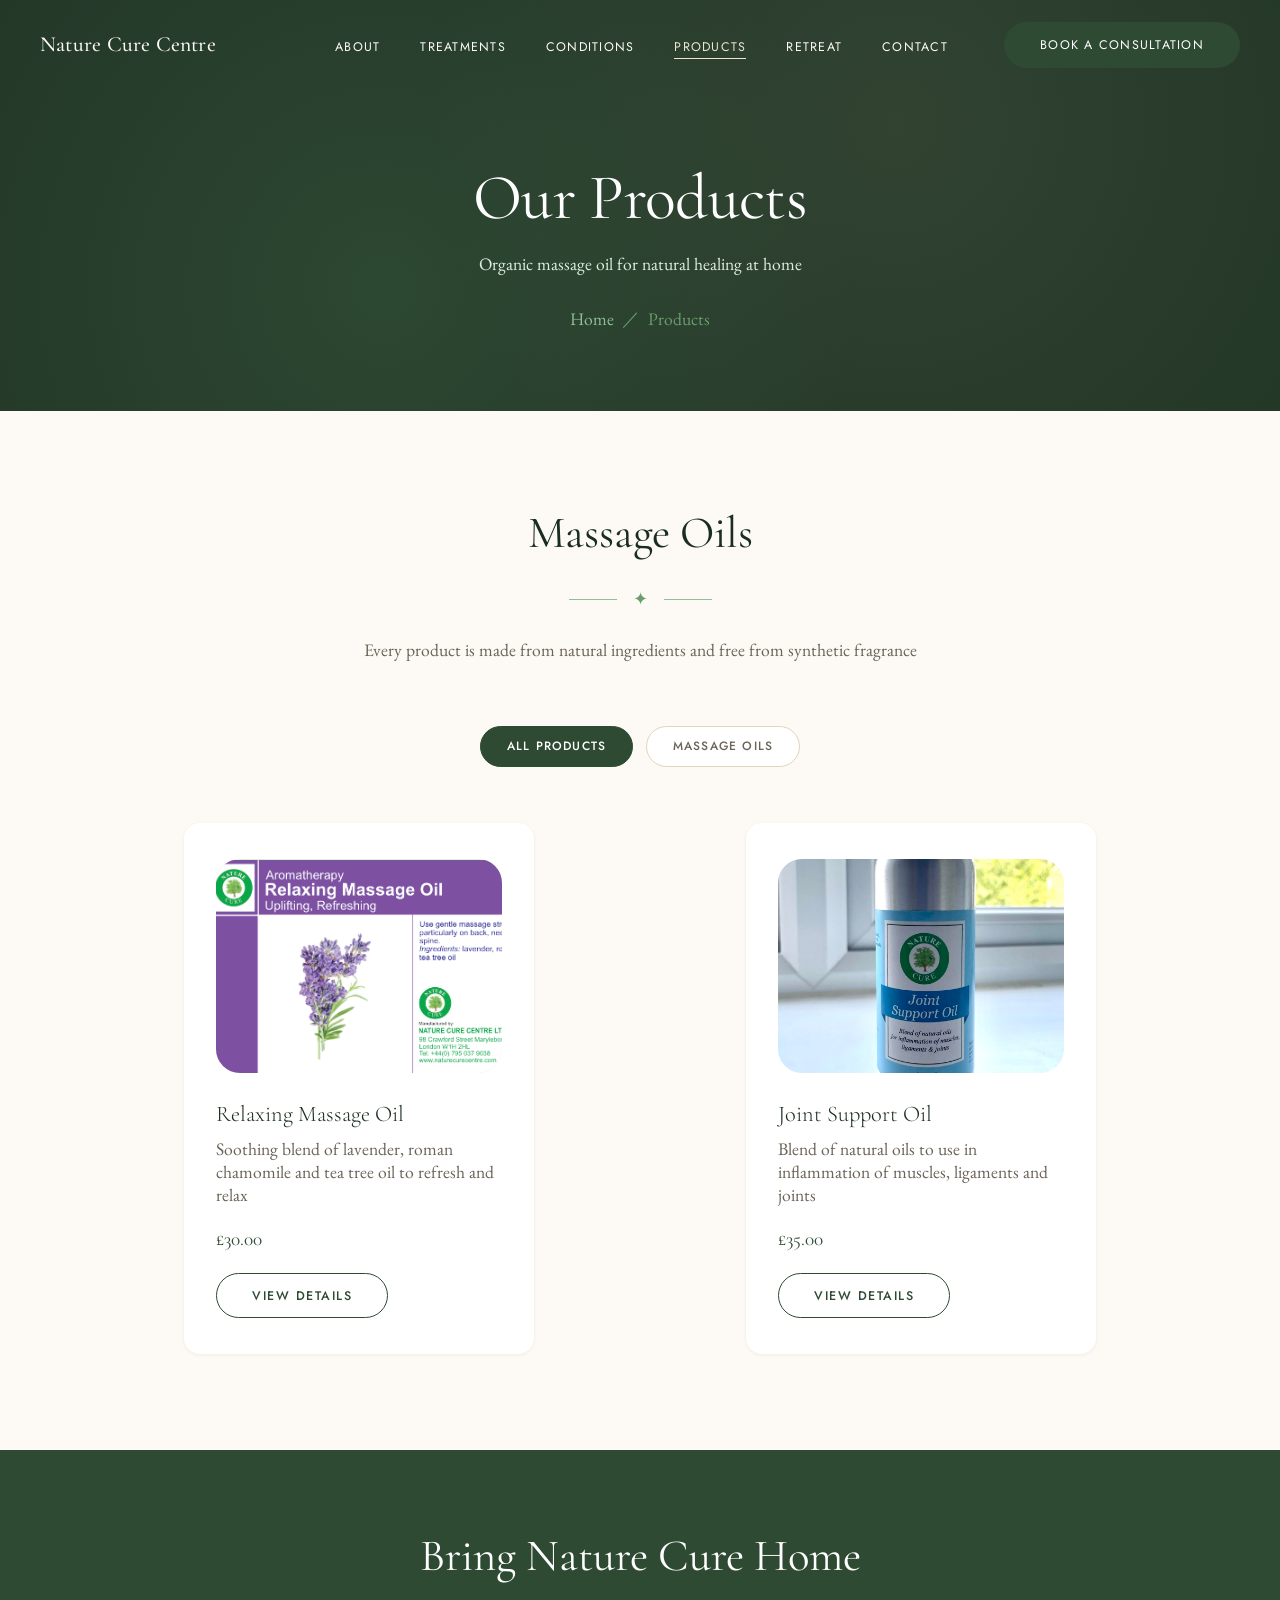
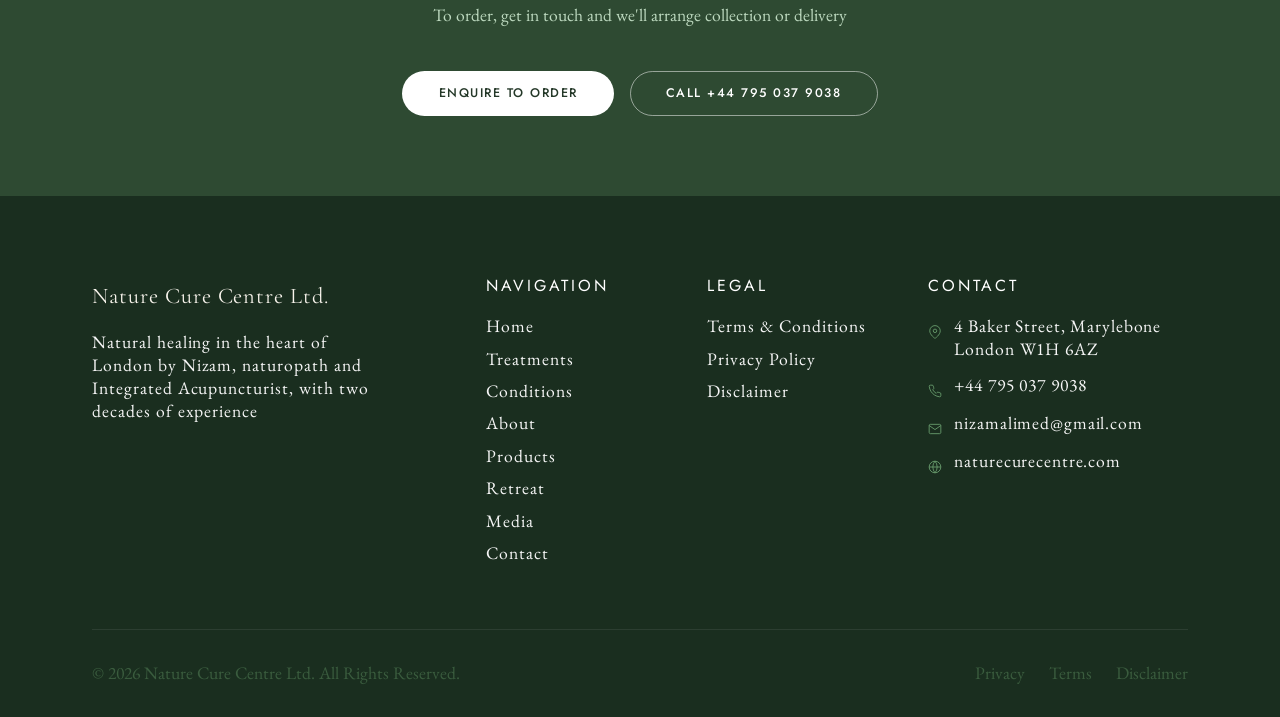
<file: pages/products.html>
<!DOCTYPE html>
<html lang="en">
<head>
  <meta charset="UTF-8" />
  <meta name="viewport" content="width=device-width, initial-scale=1.0" />
  <title>Products — Natural Massage Oils & Muesli · Nature Cure Centre</title>
  <meta name="description" content="Organic massage oils and breakfast muesli from Nature Cure Centre — natural products crafted to support healing, restoration and balance at home." />
  <link rel="stylesheet" href="../css/style.css" />
  <link rel="icon" type="image/x-icon" href="../assets/favicon.ico">
</head>
<body>

  <!-- ══ NAVIGATION ══ -->
  <nav id="nav" class="nav--on-dark" role="navigation" aria-label="Main navigation">
    <div class="nav-inner">
      <a href="../index.html" class="nav-logo" aria-label="Nature Cure Centre home">
        Nature Cure Centre
      </a>
      <ul class="nav-links" id="navLinks" role="list">
        <li><a href="../index.html#about">About</a></li>
        <li><a href="../index.html#treatments">Treatments</a></li>
        <li><a href="../index.html#conditions">Conditions</a></li>
        
        <li><a href="products.html" class="active">Products</a></li>
        <li><a href="retreat.html">Retreat</a></li>
        <li><a href="../index.html#contact">Contact</a></li>
        
        <li><a href="../index.html#contact" class="btn btn-primary nav-cta">Book a Consultation</a></li>
      </ul>
      <button class="nav-close" id="navClose" aria-label="Close menu">
        <span class="nav-close-icon"></span>
      </button>
      <button class="nav-toggle" id="navToggle" aria-label="Open menu" aria-expanded="false">
        <span></span><span></span><span></span>
      </button>
    </div>
  </nav>

  <!-- ══ PAGE HERO ══ -->
  <section class="page-hero">
    <div class="container">
      <h1 style="color: var(--white);">Our Products</h1>
      <p style="color: var(--green-100);">Organic massage oil for natural healing at home</p>
      <div class="breadcrumb">
        <a href="../index.html">Home</a>
        <span>／</span>
        <span>Products</span>
      </div>
    </div>
  </section>

  <!-- ══ PRODUCTS ══ -->
  <section class="products" id="products">
    <div class="container">
      <div class="section-header reveal">
        <h2>Massage Oils</h2>
        <div class="ornament"><span class="ornament-leaf">✦</span></div>
        <p>Every product is made from natural ingredients and free from synthetic fragrance</p>
      </div>

      <div class="products-tabs" role="tablist" aria-label="Filter products by category">
        <button class="products-tab active" data-filter="all" role="tab" aria-selected="true">All Products</button>
        <button class="products-tab" data-filter="Massage Oil" role="tab" aria-selected="false">Massage Oils</button>
        <!-- <button class="products-tab" data-filter="Healing Oil" role="tab" aria-selected="false">Healing Oils</button>
        <button class="products-tab" data-filter="Breakfast Muesli" role="tab" aria-selected="false">Breakfast Muesli</button>
        <button class="products-tab" data-filter="Health Food" role="tab" aria-selected="false">Health Foods</button> -->
      </div>

      <div class="products-grid">

        <!-- Lavender Calm Massage Oil -->
        <div class="product-card reveal reveal-delay-1" data-product="lavender-calm" data-category="Massage Oil">
          <div class="product-image" aria-hidden="true">
            <img src="../assets/lav_oil.png">
          </div>
          <h3>Relaxing Massage Oil</h3>
          <p class="product-desc">Soothing blend of lavender, roman chamomile and tea tree oil to refresh and relax</p>
          <div class="product-price">£30.00</div>
          <button class="btn btn-outline product-view-btn" data-product="lavender-calm">View Details</button>
        </div>

        <!-- Sinus Oil -->
        <!-- <div class="product-card reveal reveal-delay-2" data-product="ginger-sesame" data-category="Healing Oil">
          <div class="product-image" aria-hidden="true">
            <img src="../assets/sinus_oil.png">
          </div>
          <h3>Sinus Oil</h3>
          <p class="product-desc">Effective blend of mustard oil, sesame oil, and blackseed (Kolonji) oil for nasal congestion, blocked sinuses and frontal headache</p>
          <div class="product-price">£12.00</div>
          <button class="btn btn-outline product-view-btn" data-product="ginger-sesame">View Details</button>
        </div> -->

        <!-- Joint Support Oil -->
        <div class="product-card reveal reveal-delay-3" data-product="marma-ritual" data-category="Massage Oil">
          <div class="product-image" aria-hidden="true">
            <img src="../assets/jo_oil2.jpg">
          </div>
          <h3>Joint Support Oil</h3>
          <p class="product-desc">Blend of natural oils to use in inflammation of muscles, ligaments and joints</p>
          <div class="product-price">£35.00</div>
          <button class="btn btn-outline product-view-btn" data-product="marma-ritual">View Details</button>
        </div>

        <!-- Breakfast Mewa -->
        <!-- <div class="product-card reveal reveal-delay-1" data-product="sprouted-classic" data-category="Breakfast Muesli">
          <div class="product-image" aria-hidden="true">
            <img src="../assets/br_mewa.png">
          </div>
          <h3>Nizam's Breakfast Mewa</h3>
          <p class="product-desc">Handcrafted superfood of ancient India made with oats, almonds, pistachios, green raisins, barberries, dried orange peels, and saffron</p>
          <div class="product-price">£45.00</div>
          <button class="btn btn-outline product-view-btn" data-product="sprouted-classic">View Details</button>
        </div> -->

        <!-- Detox Powder -->
        <!-- <div class="product-card reveal reveal-delay-2" data-product="digestive-balance" data-category="Health Food">
          <div class="product-image" aria-hidden="true">
            <img src="../assets/detox.png">
          </div>
          <h3>Detox Powder</h3>
          <p class="product-desc">Blend of time-tested traditional ingredients to be made into detox tea for detoxification and gut health</p>
          <div class="product-price">£30.00</div>
          <button class="btn btn-outline product-view-btn" data-product="digestive-balance">View Details</button>
        </div> -->

        <!-- Gut CLeansing Gel -->
        <!-- <div class="product-card reveal reveal-delay-3" data-product="berry-antioxidant" data-category="Health Food">
          <div class="product-image" aria-hidden="true">
            <img src="../assets/gcgel.png">
          </div>
          <h3>Gut Cleansing Gel</h3>
          <p class="product-desc">Blend of psyllium husk and basil seeds to cleanse the gut, meet dietary fiber needs, and relieve constipation</p>
          <div class="product-price">£45.00</div>
          <button class="btn btn-outline product-view-btn" data-product="berry-antioxidant">View Details</button>
        </div> -->

      </div>
    </div>
  </section>

  <!-- ══ CTA BAND ══ -->
  <div class="cta-band">
    <div class="container">
      <h2>Bring Nature Cure Home</h2>
      <p>To order, get in touch and we'll arrange collection or delivery</p>
      <div style="display:flex;gap:1rem;justify-content:center;flex-wrap:wrap">
        <a href="../index.html#contact" class="btn btn-light">Enquire to Order</a>
        <a href="tel:+447950379038" class="btn btn-outline" style="color:var(--white);border-color:rgba(255,255,255,0.5)">
          Call +44 795 037 9038
        </a>
      </div>
    </div>
  </div>

  <!-- ══ FOOTER ══ -->
  <footer>
    <div class="container">
      <div class="footer-top">
        <div class="footer-brand">
          <div class="logo">Nature Cure Centre Ltd.</div>
          <p>
            Natural healing in the heart of London by Nizam, naturopath and Integrated Acupuncturist, with two decades of experience
          </p>
        </div>
        <div class="footer-col">
          <h5>Navigation</h5>
          <ul>
            <li><a href="../index.html">Home</a></li>
            <li><a href="../index.html#treatments">Treatments</a></li>
            <li><a href="../index.html#conditions">Conditions</a></li>
            <li><a href="../index.html#about">About</a></li>
            <li><a href="products.html">Products</a></li>
            <li><a href="retreat.html">Retreat</a></li>
            <li><a href="media.html">Media</a></li>
            <li><a href="../index.html#contact">Contact</a></li>
          </ul>
        </div>
        <div class="footer-col">
          <h5>Legal</h5>
          <ul>
            <li><a href="terms.html">Terms &amp; Conditions</a></li>
            <li><a href="privacy.html">Privacy Policy</a></li>
            <li><a href="disclaimer.html">Disclaimer</a></li>

          </ul>
        </div>
        <div class="footer-col">
          <h5>Contact</h5>
          <div class="footer-contact-item">
            <svg width="14" height="14" viewBox="0 0 24 24" fill="none" stroke="currentColor" stroke-width="1.5" aria-hidden="true"><path d="M21 10c0 7-9 13-9 13s-9-6-9-13a9 9 0 0118 0z"/><circle cx="12" cy="10" r="3"/></svg>
            <span>4 Baker Street, Marylebone <br>London W1H 6AZ</span>
          </div>
          <div class="footer-contact-item">
            <svg width="14" height="14" viewBox="0 0 24 24" fill="none" stroke="currentColor" stroke-width="1.5" aria-hidden="true"><path d="M22 16.92v3a2 2 0 01-2.18 2 19.79 19.79 0 01-8.63-3.07 19.5 19.5 0 01-6-6A19.79 19.79 0 012.12 4.18 2 2 0 014.11 2h3a2 2 0 012 1.72c.127.96.361 1.903.7 2.81a2 2 0 01-.45 2.11L8.09 9.91a16 16 0 006 6l1.27-1.27a2 2 0 012.11-.45c.907.339 1.85.573 2.81.7A2 2 0 0122 16.92z"/></svg>
            <a href="tel:+447950379038">+44 795 037 9038</a>
          </div>
          <div class="footer-contact-item">
            <svg width="14" height="14" viewBox="0 0 24 24" fill="none" stroke="currentColor" stroke-width="1.5" aria-hidden="true"><path d="M4 4h16c1.1 0 2 .9 2 2v12c0 1.1-.9 2-2 2H4c-1.1 0-2-.9-2-2V6c0-1.1.9-2 2-2z"/><polyline points="22,6 12,13 2,6"/></svg>
            <a href="mailto:nizamalimed@gmail.com">nizamalimed@gmail.com</a>
          </div>
          <div class="footer-contact-item">
            <svg width="14" height="14" viewBox="0 0 24 24" fill="none" stroke="currentColor" stroke-width="1.5" aria-hidden="true"><circle cx="12" cy="12" r="10"/><line x1="2" y1="12" x2="22" y2="12"/><path d="M12 2a15.3 15.3 0 010 20 15.3 15.3 0 010-20z"/></svg>
            <a href="https://www.naturecurecentre.com" target="_blank" rel="noopener noreferrer">naturecurecentre.com</a>
          </div>
        </div>
      </div>
      <div class="footer-bottom">
        <p>© 2026 Nature Cure Centre Ltd. All Rights Reserved.</p>
        <div class="footer-bottom-links">
          <a href="privacy.html">Privacy</a>
          <a href="terms.html">Terms</a>
          <a href="disclaimer.html">Disclaimer</a>
        </div>
      </div>
    </div>
  </footer>

  <!-- ══ PRODUCT DETAIL OVERLAY ══ -->
  <div class="product-overlay" id="productOverlay" aria-hidden="true">
    <div class="product-overlay-backdrop" data-close></div>
    <div class="product-overlay-panel" role="dialog" aria-modal="true" aria-labelledby="productOverlayTitle">
      <button class="product-overlay-close" data-close aria-label="Close product details">&times;</button>
      <div class="product-overlay-body">
        <div class="product-overlay-media">
          <div class="product-overlay-icon" id="productOverlayIcon" aria-hidden="true"></div>
        </div>
        <div class="product-overlay-content">
          <span class="section-tag" id="productOverlayCategory"></span>
          <h3 id="productOverlayTitle"></h3>
          <div class="product-overlay-price" id="productOverlayPrice"></div>
          <p id="productOverlayDesc"></p>
          <div class="product-overlay-meta">
            <div>
              <strong>Key Ingredients</strong>
              <p id="productOverlayIngredients"></p>
            </div>
            <div>
              <strong>Best For</strong>
              <p id="productOverlayBenefits"></p>
            </div>
          </div>
          <div class="product-overlay-actions">
            <a href="../index.html#contact" class="btn btn-primary" data-close>Enquire to Order</a>
          </div>
        </div>
      </div>
    </div>
  </div>

  <script src="../js/main.js"></script>
</body>
</html>
</file>
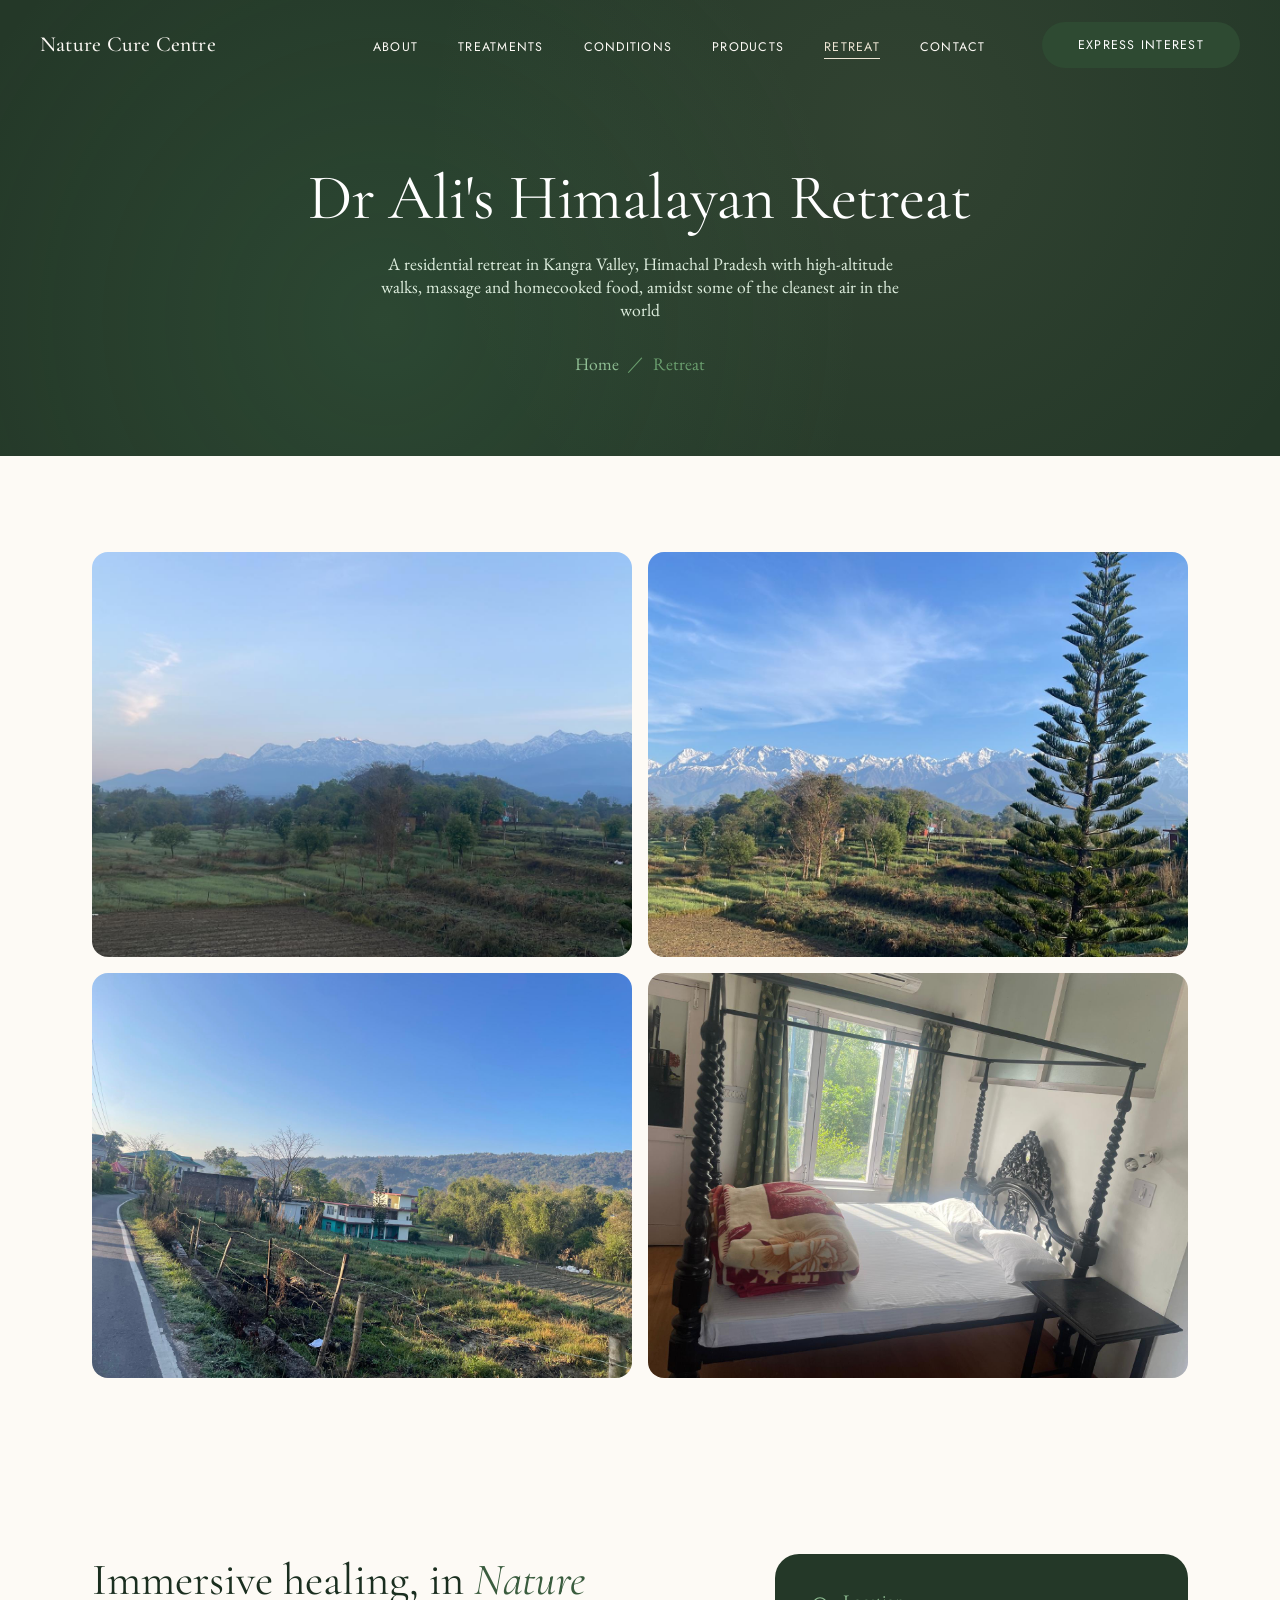
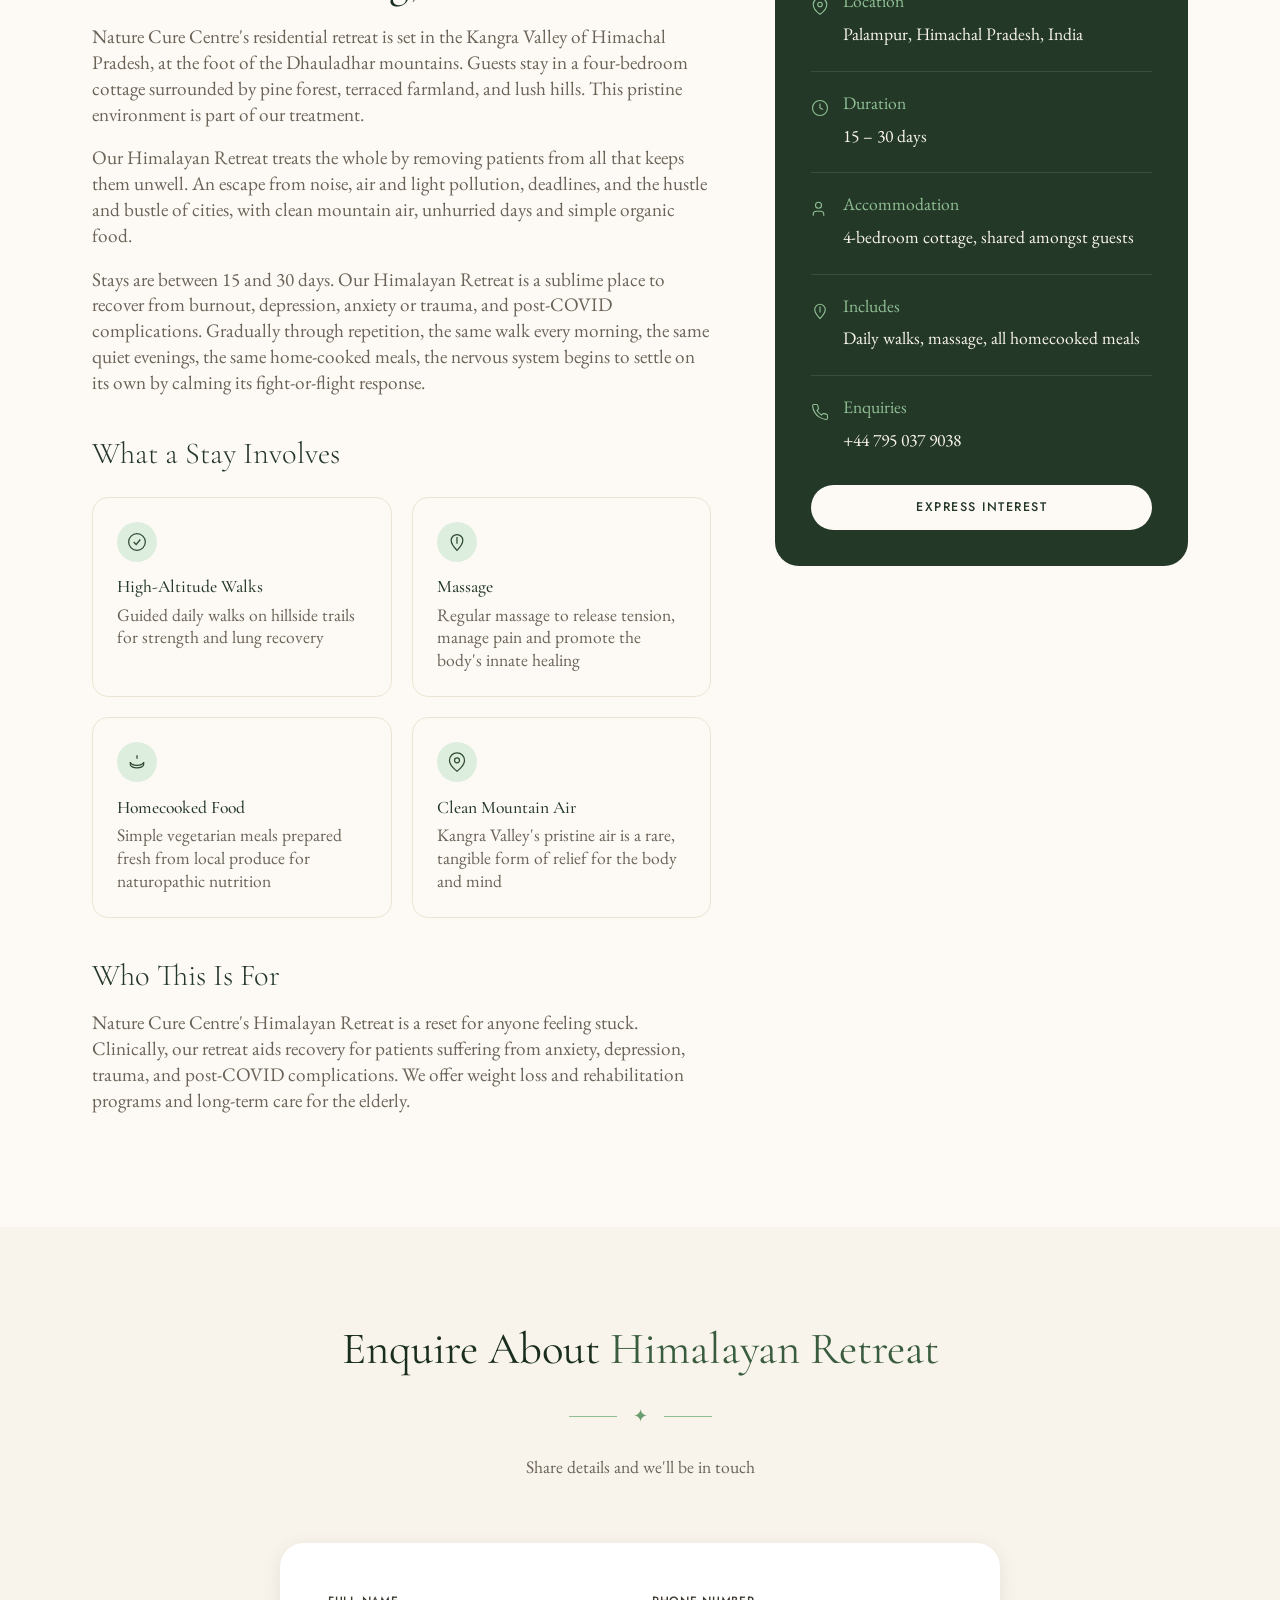
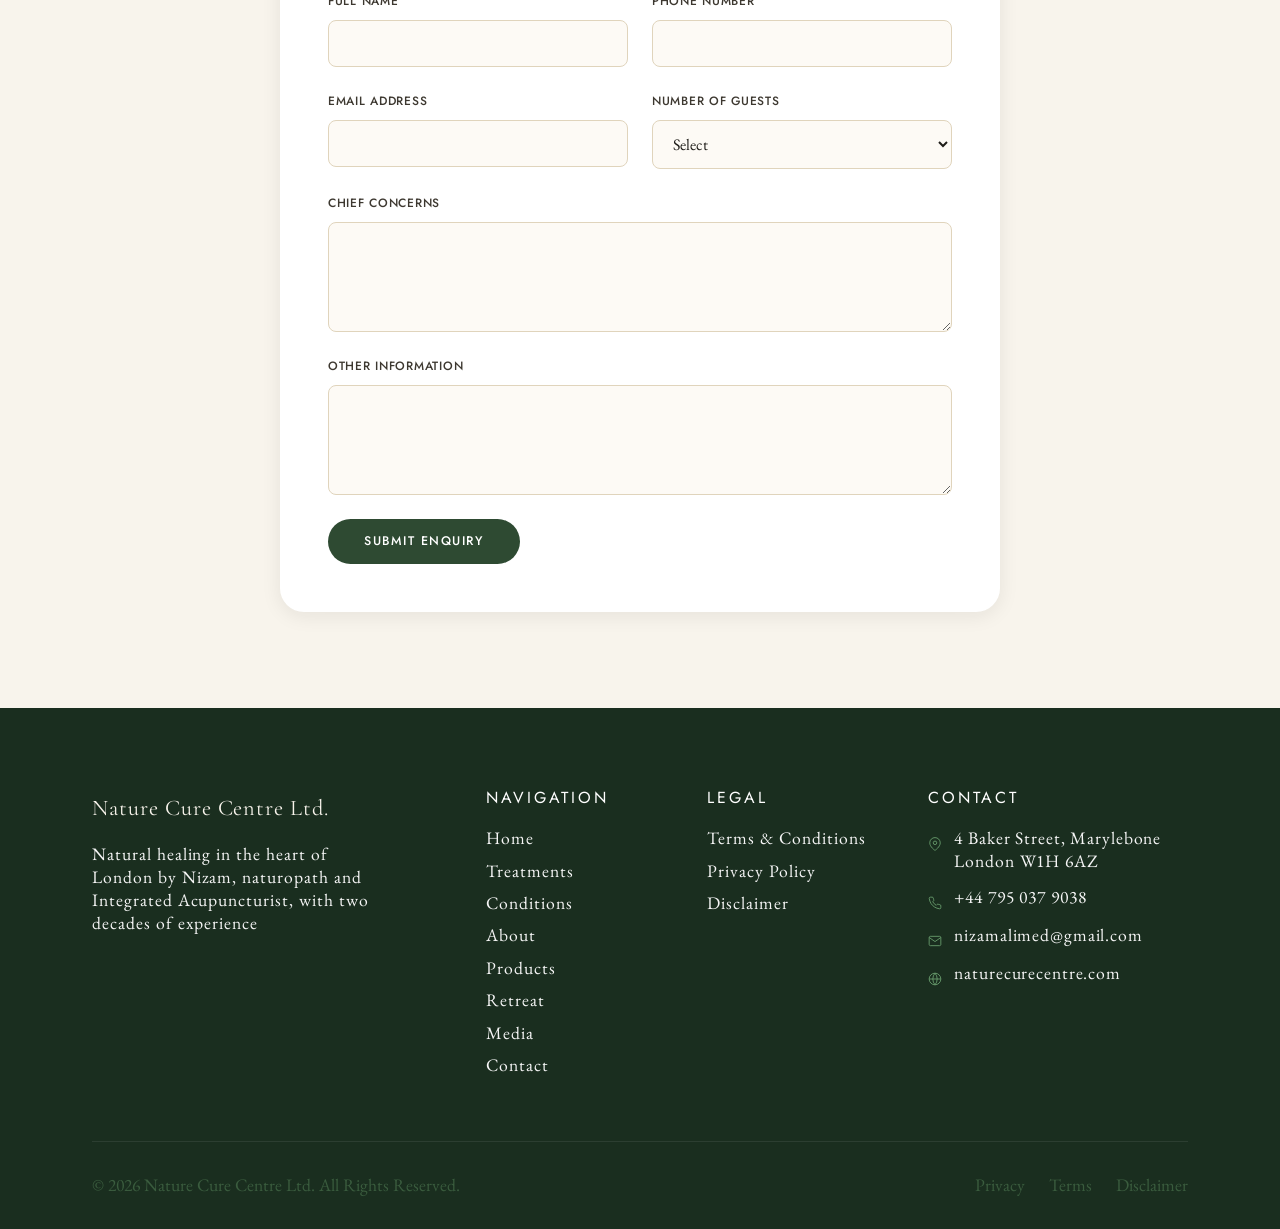
<file: pages/retreat.html>
<!DOCTYPE html>
<html lang="en">
<head>
  <meta charset="UTF-8" />
  <meta name="viewport" content="width=device-width, initial-scale=1.0" />
  <title>Himalayan Retreat — Kangra Valley, Himachal Pradesh · Nature Cure Centre</title>
  <meta name="description" content="A 15–30 day residential retreat in Kangra Valley, Himachal Pradesh. High-altitude walks, traditional massage and homecooked organic food in a four-bedroom cottage amidst the hills." />
  <link rel="stylesheet" href="../css/style.css" />
  <link rel="icon" type="image/x-icon" href="../assets/favicon.ico">
  <style>
    /* ── Retreat page specific styles ── */
    .retreat-gallery {
      display: grid;
      grid-template-columns: repeat(2, 1fr);
      gap: 1rem;
      margin-bottom: 5rem;
    }
    .retreat-gallery-item {
      border-radius: var(--radius-lg);
      overflow: hidden;
      background: var(--green-100);
      aspect-ratio: 4 / 3;
    }
    .retreat-gallery-item img { width: 100%; height: 100%; object-fit: cover; display: block; }
    @media (max-width: 700px) {
      .retreat-gallery { grid-template-columns: 1fr; }
    }

    .retreat-detail-layout {
      display: grid;
      grid-template-columns: 1.5fr 1fr;
      gap: 4rem;
      align-items: start;
    }
    .retreat-detail-main h2 { margin-bottom: 1rem; }
    .retreat-detail-main h3 { margin: 2.5rem 0 1rem; color: var(--green-800); }
    .retreat-detail-main p { color: var(--ink-muted); line-height: 1.85; margin-bottom: 1.1rem; }
    .retreat-pillars {
      display: grid;
      grid-template-columns: repeat(2, 1fr);
      gap: 1.25rem;
      margin: 1.5rem 0 1rem;
    }
    .retreat-pillar {
      background: var(--beige-50);
      border: 1px solid var(--beige-200);
      border-radius: var(--radius-lg);
      padding: 1.5rem;
    }
    .retreat-pillar-icon {
      width: 40px; height: 40px;
      background: var(--green-100);
      border-radius: 50%;
      display: flex;
      align-items: center;
      justify-content: center;
      margin-bottom: 0.9rem;
      color: var(--green-700);
    }
    .retreat-pillar h4 {
      font-family: var(--serif);
      font-size: 1.1rem;
      font-weight: 500;
      color: var(--green-800);
      margin-bottom: 0.4rem;
    }
    .retreat-pillar p { font-size: 0.88rem; color: var(--ink-muted); line-height: 1.6; margin: 0; }
    @media (max-width: 600px) {
      .retreat-pillars { grid-template-columns: 1fr; }
    }

    /* Sidebar quick facts */
    .retreat-sidebar {
      background: var(--green-800);
      color: var(--white);
      border-radius: var(--radius-xl);
      padding: 2.25rem;
      position: sticky;
      top: 7rem;
    }
    .retreat-sidebar h4 {
      font-family: var(--sans);
      font-size: 0.7rem;
      letter-spacing: 0.15em;
      text-transform: uppercase;
      color: var(--green-300);
      margin-bottom: 1.5rem;
    }
    .retreat-sidebar-item {
      display: flex;
      gap: 0.85rem;
      padding-bottom: 1.25rem;
      margin-bottom: 1.25rem;
      border-bottom: 1px solid rgba(255,255,255,0.1);
    }
    .retreat-sidebar-item:last-of-type { border-bottom: none; margin-bottom: 0; padding-bottom: 0; }
    .retreat-sidebar-icon { color: var(--green-300); flex-shrink: 0; margin-top: 2px; }
    .retreat-sidebar-text strong {
      display: block;
      font-family: var(--sans);
      font-size: 0.68rem;
      letter-spacing: 0.1em;
      text-transform: uppercase;
      color: var(--green-300);
      margin-bottom: 0.25rem;
    }
    .retreat-sidebar-text span { font-size: 0.92rem; color: var(--beige-100); line-height: 1.5; }
    .retreat-sidebar .btn { width: 100%; justify-content: center; margin-top: 1.75rem; }
    @media (max-width: 900px) {
      .retreat-detail-layout { grid-template-columns: 1fr; }
      .retreat-sidebar { position: static; }
    }

    /* Enquiry form */
    .retreat-form-section { background: var(--beige-100); }
    .retreat-form-wrap {
      background: var(--white);
      border-radius: var(--radius-xl);
      padding: 3rem;
      box-shadow: var(--shadow-md);
      max-width: 720px;
      margin: 0 auto;
    }
    .form-row { display: grid; grid-template-columns: 1fr 1fr; gap: 1.5rem; margin-bottom: 1.5rem; }
    .form-group { display: flex; flex-direction: column; gap: 0.5rem; margin-bottom: 1.5rem; }
    .form-row .form-group { margin-bottom: 0; }
    .form-group label {
      font-family: var(--sans);
      font-size: 0.75rem;
      font-weight: 500;
      letter-spacing: 0.06em;
      text-transform: uppercase;
      color: var(--ink-soft);
    }
    .form-group input,
    .form-group select,
    .form-group textarea {
      font-family: var(--serif2);
      font-size: 1rem;
      padding: 0.75rem 1rem;
      border: 1px solid var(--beige-300);
      border-radius: var(--radius-md);
      background: var(--beige-50);
      color: var(--ink);
      transition: border-color var(--transition), background var(--transition);
    }
    .form-group input:focus,
    .form-group select:focus,
    .form-group textarea:focus {
      outline: none;
      border-color: var(--green-500);
      background: var(--white);
    }
    .form-group textarea { resize: vertical; min-height: 110px; font-family: var(--serif2); }
    .form-submit-row { display: flex; align-items: center; gap: 1.25rem; margin-top: 0.5rem; flex-wrap: wrap; }
    .form-note { font-size: 0.82rem; color: var(--ink-faint); }
    .form-success {
      display: none;
      background: var(--green-50);
      border: 1px solid var(--green-200);
      border-radius: var(--radius-md);
      padding: 1.25rem 1.5rem;
      margin-top: 1.5rem;
      font-size: 0.92rem;
      color: var(--green-800);
    }
    .form-success.visible { display: block; }
    @media (max-width: 600px) {
      .form-row { grid-template-columns: 1fr; gap: 1.5rem; }
      .retreat-form-wrap { padding: 2rem 1.5rem; }
    }
  </style>
</head>
<body>

  <!-- ══ NAVIGATION ══ -->
  <nav id="nav" class="nav--on-dark" role="navigation" aria-label="Main navigation">
    <div class="nav-inner">
      <a href="../index.html" class="nav-logo" aria-label="Nature Cure Centre home">
        Nature Cure Centre
      </a>
      <ul class="nav-links" id="navLinks" role="list">
        <li><a href="../index.html#about">About</a></li>
        <li><a href="../index.html#treatments">Treatments</a></li>
        <li><a href="../index.html#conditions">Conditions</a></li>
        
        <li><a href="products.html">Products</a></li>
        <li><a href="retreat.html" class="active">Retreat</a></li>
        <li><a href="../index.html#contact">Contact</a></li>
        
        <li><a href="#enquire" class="btn btn-primary nav-cta">Express Interest</a></li>
      </ul>
      <button class="nav-close" id="navClose" aria-label="Close menu">
        <span class="nav-close-icon"></span>
      </button>
      <button class="nav-toggle" id="navToggle" aria-label="Open menu" aria-expanded="false">
        <span></span><span></span><span></span>
      </button>
    </div>
  </nav>

  <!-- ══ PAGE HERO ══ -->
  <section class="page-hero">
    <div class="container">
      <h1 style="color: var(--white);">Dr Ali's Himalayan Retreat</h1>
      <p style="color: var(--green-100);">A residential retreat in Kangra Valley, Himachal Pradesh with high-altitude walks, massage and homecooked food, amidst some of the cleanest air in the world</p>
      <div class="breadcrumb">
        <a href="../index.html">Home</a>
        <span>／</span>
        <span>Retreat</span>
      </div>
    </div>
  </section>

  <!-- ══ GALLERY ══ -->
  <section>
    <div class="container">
      <div class="retreat-gallery reveal">
        <div class="retreat-gallery-item">
          <img src="../assets/rt1.jpeg" alt="View of the snow-capped Dhauladhar mountain range from the retreat grounds">
        </div>
        <div class="retreat-gallery-item">
          <img src="../assets/rt3.jpeg" alt="Snow-capped Himalayan peaks seen across the Kangra Valley">
        </div>
        <div class="retreat-gallery-item">
          <img src="../assets/rt2.jpeg" alt="The village road and surrounding farmland near Sagoor Clinic">
        </div>
        <div class="retreat-gallery-item">
          <img src="../assets/rt4.jpeg" alt="One of the four bedrooms at the retreat cottage">
        </div>
      </div>
    </div>
  </section>

  <!-- ══ MAIN CONTENT ══ -->
  <section style="padding-top:0">
    <div class="container">
      <div class="retreat-detail-layout">
        <div class="retreat-detail-main reveal">
          <h2>Immersive healing, in <em class="display-italic">Nature</em></h2>
          <p>
            Nature Cure Centre's residential retreat is set in the Kangra Valley of Himachal Pradesh, at the foot of the Dhauladhar mountains. Guests stay in a four-bedroom cottage surrounded by pine forest, terraced farmland, and lush hills. This pristine environment is part of our treatment.
          </p>
          <p>
            Our Himalayan Retreat treats the whole by removing patients from all that keeps them unwell. An escape from noise, air and light pollution, deadlines, and the hustle and bustle of cities, with clean mountain air, unhurried days and simple organic food.
          </p>
          <p>
            Stays are between 15 and 30 days. Our Himalayan Retreat is a sublime place to recover from burnout, depression, anxiety or trauma, and post-COVID complications. Gradually through repetition, the same walk every morning, the same quiet evenings, the same home-cooked meals, the nervous system begins to settle on its own by calming its fight-or-flight response.
          </p>

          <h3>What a Stay Involves</h3>
          <div class="retreat-pillars">
            <div class="retreat-pillar">
              <div class="retreat-pillar-icon" aria-hidden="true">
                <svg width="20" height="20" viewBox="0 0 24 24" fill="none" stroke="currentColor" stroke-width="1.5"><path d="M12 22C6.5 22 2 17.5 2 12S6.5 2 12 2s10 4.5 10 10-4.5 10-10 10z"/><path d="M8 12l3 3 5-6"/></svg>
              </div>
              <h4>High-Altitude Walks</h4>
              <p>Guided daily walks on hillside trails for strength and lung recovery</p>
            </div>
            <div class="retreat-pillar">
              <div class="retreat-pillar-icon" aria-hidden="true">
                <svg width="20" height="20" viewBox="0 0 24 24" fill="none" stroke="currentColor" stroke-width="1.5"><path d="M12 22c4-4 7-7.5 7-12A7 7 0 005 10c0 4.5 3 8 7 12z"/><path d="M12 6v8"/></svg>
              </div>
              <h4>Massage</h4>
              <p>Regular massage to release tension, manage pain and promote the body's innate healing</p>
            </div>
            <div class="retreat-pillar">
              <div class="retreat-pillar-icon" aria-hidden="true">
                <svg width="20" height="20" viewBox="0 0 24 24" fill="none" stroke="currentColor" stroke-width="1.5"><path d="M4 12a8 4 0 0016 0"/><path d="M4 12v3a8 4 0 0016 0v-3"/><path d="M12 4v4"/></svg>
              </div>
              <h4>Homecooked Food</h4>
              <p>Simple vegetarian meals prepared fresh from local produce for naturopathic nutrition</p>
            </div>
            <div class="retreat-pillar">
              <div class="retreat-pillar-icon" aria-hidden="true">
                <svg width="20" height="20" viewBox="0 0 24 24" fill="none" stroke="currentColor" stroke-width="1.5"><path d="M21 10c0 7-9 13-9 13s-9-6-9-13a9 9 0 0118 0z"/><circle cx="12" cy="10" r="3"/></svg>
              </div>
              <h4>Clean Mountain Air</h4>
              <p>Kangra Valley's pristine air is a rare, tangible form of relief for the body and mind</p>
            </div>
          </div>

          <h3>Who This Is For</h3>
          <p>
            Nature Cure Centre's Himalayan Retreat is a reset for anyone feeling stuck. Clinically, our retreat aids recovery for patients suffering from anxiety, depression, trauma, and post-COVID complications. We offer weight loss and rehabilitation programs and long-term care for the elderly.
          </p>
        </div>

        <aside class="retreat-sidebar reveal reveal-delay-2">
          <div class="retreat-sidebar-item">
            <div class="retreat-sidebar-icon" aria-hidden="true">
              <svg width="18" height="18" viewBox="0 0 24 24" fill="none" stroke="currentColor" stroke-width="1.5"><path d="M21 10c0 7-9 13-9 13s-9-6-9-13a9 9 0 0118 0z"/><circle cx="12" cy="10" r="3"/></svg>
            </div>
            <div class="retreat-sidebar-text">
              <strong>Location</strong>
              <span>Palampur, Himachal Pradesh, India</span>
            </div>
          </div>
          <div class="retreat-sidebar-item">
            <div class="retreat-sidebar-icon" aria-hidden="true">
              <svg width="18" height="18" viewBox="0 0 24 24" fill="none" stroke="currentColor" stroke-width="1.5"><circle cx="12" cy="12" r="10"/><polyline points="12 6 12 12 16 14"/></svg>
            </div>
            <div class="retreat-sidebar-text">
              <strong>Duration</strong>
              <span>15 – 30 days</span>
            </div>
          </div>
          <div class="retreat-sidebar-item">
            <div class="retreat-sidebar-icon" aria-hidden="true">
              <svg width="18" height="18" viewBox="0 0 24 24" fill="none" stroke="currentColor" stroke-width="1.5"><path d="M3 21v-2a4 4 0 014-4h6a4 4 0 014 4v2"/><circle cx="10" cy="7" r="4"/></svg>
            </div>
            <div class="retreat-sidebar-text">
              <strong>Accommodation</strong>
              <span>4-bedroom cottage, shared amongst guests</span>
            </div>
          </div>
          <div class="retreat-sidebar-item">
            <div class="retreat-sidebar-icon" aria-hidden="true">
              <svg width="18" height="18" viewBox="0 0 24 24" fill="none" stroke="currentColor" stroke-width="1.5"><path d="M12 22c4-4 7-7.5 7-12A7 7 0 005 10c0 4.5 3 8 7 12z"/><path d="M12 6v8"/></svg>
            </div>
            <div class="retreat-sidebar-text">
              <strong>Includes</strong>
              <span>Daily walks, massage, all homecooked meals</span>
            </div>
          </div>
          <div class="retreat-sidebar-item">
            <div class="retreat-sidebar-icon" aria-hidden="true">
              <svg width="18" height="18" viewBox="0 0 24 24" fill="none" stroke="currentColor" stroke-width="1.5"><path d="M22 16.92v3a2 2 0 01-2.18 2 19.79 19.79 0 01-8.63-3.07 19.5 19.5 0 01-6-6A19.79 19.79 0 012.12 4.18 2 2 0 014.11 2h3a2 2 0 012 1.72c.127.96.361 1.903.7 2.81a2 2 0 01-.45 2.11L8.09 9.91a16 16 0 006 6l1.27-1.27a2 2 0 012.11-.45c.907.339 1.85.573 2.81.7A2 2 0 0122 16.92z"/></svg>
            </div>
            <div class="retreat-sidebar-text">
              <strong>Enquiries</strong>
              <span>+44 795 037 9038</span>
            </div>
          </div>
          <a href="#enquire" class="btn btn-light">Express Interest</a>
        </aside>
      </div>
    </div>
  </section>

  <!-- ══ ENQUIRY FORM ══ -->
  <section class="retreat-form-section" id="enquire">
    <div class="container">
      <div class="section-header reveal">
        <h2>Enquire About <em class="display-italic upright">Himalayan Retreat</em></h2>
        <div class="ornament"><span class="ornament-leaf">✦</span></div>
        <p>Share details and we'll be in touch</p>
      </div>

      <div class="retreat-form-wrap reveal reveal-delay-1">
        <form id="retreatForm" action="https://api.web3forms.com/submit" method="POST">
          <!-- Paste your Web3Forms access key below (get one free, no signup, at web3forms.com) -->
          <input type="hidden" name="access_key" value="813b3415-a771-4e34-8027-01d968ef5d42" />
          <input type="hidden" name="subject" value="New Retreat Enquiry — Sagoor Clinic" />
          <input type="hidden" name="from_name" value="Nature Cure Centre Website" />
          <!-- Update this to your live domain if it differs from naturecurecentre.com -->
          <input type="hidden" name="redirect" value="https://www.naturecurecentre.com/pages/thank-you.html" />
          <!-- Honeypot field: real visitors never fill this in, bots often do -->
          <input type="checkbox" name="botcheck" class="hidden" style="display: none;" />
          <div class="form-row">
            <div class="form-group">
              <label for="rf-name">Full Name</label>
              <input type="text" id="rf-name" name="name" required />
            </div>
            <div class="form-group">
              <label for="rf-phone">Phone Number</label>
              <input type="tel" id="rf-phone" name="phone" required />
            </div>
          </div>
          <div class="form-row">
            <div class="form-group">
              <label for="rf-email">Email Address</label>
              <input type="email" id="rf-email" name="email" required />
            </div>
            <div class="form-group">
              <label for="rf-guests">Number of Guests</label>
              <select id="rf-guests" name="guests" required>
                <option value="" disabled selected>Select</option>
                <option value="1">1 Guest</option>
                <option value="2">2 Guests</option>
                <option value="3">3 Guests</option>
                <option value="4">4 Guests</option>
                <option value="4+">More than 4</option>
              </select>
            </div>
          </div>
          <div class="form-group">
            <label for="rf-concerns">Chief Concerns</label>
            <textarea id="rf-concerns" name="concerns"></textarea>
          </div>
          <div class="form-group">
            <label for="rf-info">Other Information</label>
            <textarea id="rf-info" name="info"></textarea>
          </div>
          <div class="form-submit-row">
            <button type="submit" class="btn btn-primary">Submit Enquiry</button>
          </div>
        </form>
      </div>
    </div>
  </section>

  <!-- ══ FOOTER ══ -->
  <footer>
    <div class="container">
      <div class="footer-top">
        <div class="footer-brand">
          <div class="logo">Nature Cure Centre Ltd.</div>
          <p>
            Natural healing in the heart of London by Nizam, naturopath and Integrated Acupuncturist, with two decades of experience
          </p>
        </div>
        <div class="footer-col">
          <h5>Navigation</h5>
          <ul>
            <li><a href="../index.html">Home</a></li>
            <li><a href="../index.html#treatments">Treatments</a></li>
            <li><a href="../index.html#conditions">Conditions</a></li>
            <li><a href="../index.html#about">About</a></li>
            <li><a href="products.html">Products</a></li>
            <li><a href="retreat.html">Retreat</a></li>
            <li><a href="media.html">Media</a></li>
            <li><a href="../index.html#contact">Contact</a></li>
          </ul>
        </div>
        <div class="footer-col">
          <h5>Legal</h5>
          <ul>
            <li><a href="terms.html">Terms &amp; Conditions</a></li>
            <li><a href="privacy.html">Privacy Policy</a></li>
            <li><a href="disclaimer.html">Disclaimer</a></li>
            
          </ul>
        </div>
        <div class="footer-col">
          <h5>Contact</h5>
          <div class="footer-contact-item">
            <svg width="14" height="14" viewBox="0 0 24 24" fill="none" stroke="currentColor" stroke-width="1.5" aria-hidden="true"><path d="M21 10c0 7-9 13-9 13s-9-6-9-13a9 9 0 0118 0z"/><circle cx="12" cy="10" r="3"/></svg>
            <span>4 Baker Street, Marylebone <br>London W1H 6AZ</span>
          </div>
          <div class="footer-contact-item">
            <svg width="14" height="14" viewBox="0 0 24 24" fill="none" stroke="currentColor" stroke-width="1.5" aria-hidden="true"><path d="M22 16.92v3a2 2 0 01-2.18 2 19.79 19.79 0 01-8.63-3.07 19.5 19.5 0 01-6-6A19.79 19.79 0 012.12 4.18 2 2 0 014.11 2h3a2 2 0 012 1.72c.127.96.361 1.903.7 2.81a2 2 0 01-.45 2.11L8.09 9.91a16 16 0 006 6l1.27-1.27a2 2 0 012.11-.45c.907.339 1.85.573 2.81.7A2 2 0 0122 16.92z"/></svg>
            <a href="tel:+447950379038">+44 795 037 9038</a>
          </div>
          <div class="footer-contact-item">
            <svg width="14" height="14" viewBox="0 0 24 24" fill="none" stroke="currentColor" stroke-width="1.5" aria-hidden="true"><path d="M4 4h16c1.1 0 2 .9 2 2v12c0 1.1-.9 2-2 2H4c-1.1 0-2-.9-2-2V6c0-1.1.9-2 2-2z"/><polyline points="22,6 12,13 2,6"/></svg>
            <a href="mailto:nizamalimed@gmail.com">nizamalimed@gmail.com</a>
          </div>
          <div class="footer-contact-item">
            <svg width="14" height="14" viewBox="0 0 24 24" fill="none" stroke="currentColor" stroke-width="1.5" aria-hidden="true"><circle cx="12" cy="12" r="10"/><line x1="2" y1="12" x2="22" y2="12"/><path d="M12 2a15.3 15.3 0 010 20 15.3 15.3 0 010-20z"/></svg>
            <a href="https://www.naturecurecentre.com" target="_blank" rel="noopener noreferrer">naturecurecentre.com</a>
          </div>
        </div>
      </div>
      <div class="footer-bottom">
        <p>© 2026 Nature Cure Centre Ltd. All Rights Reserved.</p>
        <div class="footer-bottom-links">
          <a href="privacy.html">Privacy</a>
          <a href="terms.html">Terms</a>
          <a href="disclaimer.html">Disclaimer</a>
        </div>
      </div>
    </div>
  </footer>

  <script src="../js/main.js"></script>
</body>
</html>
</file>
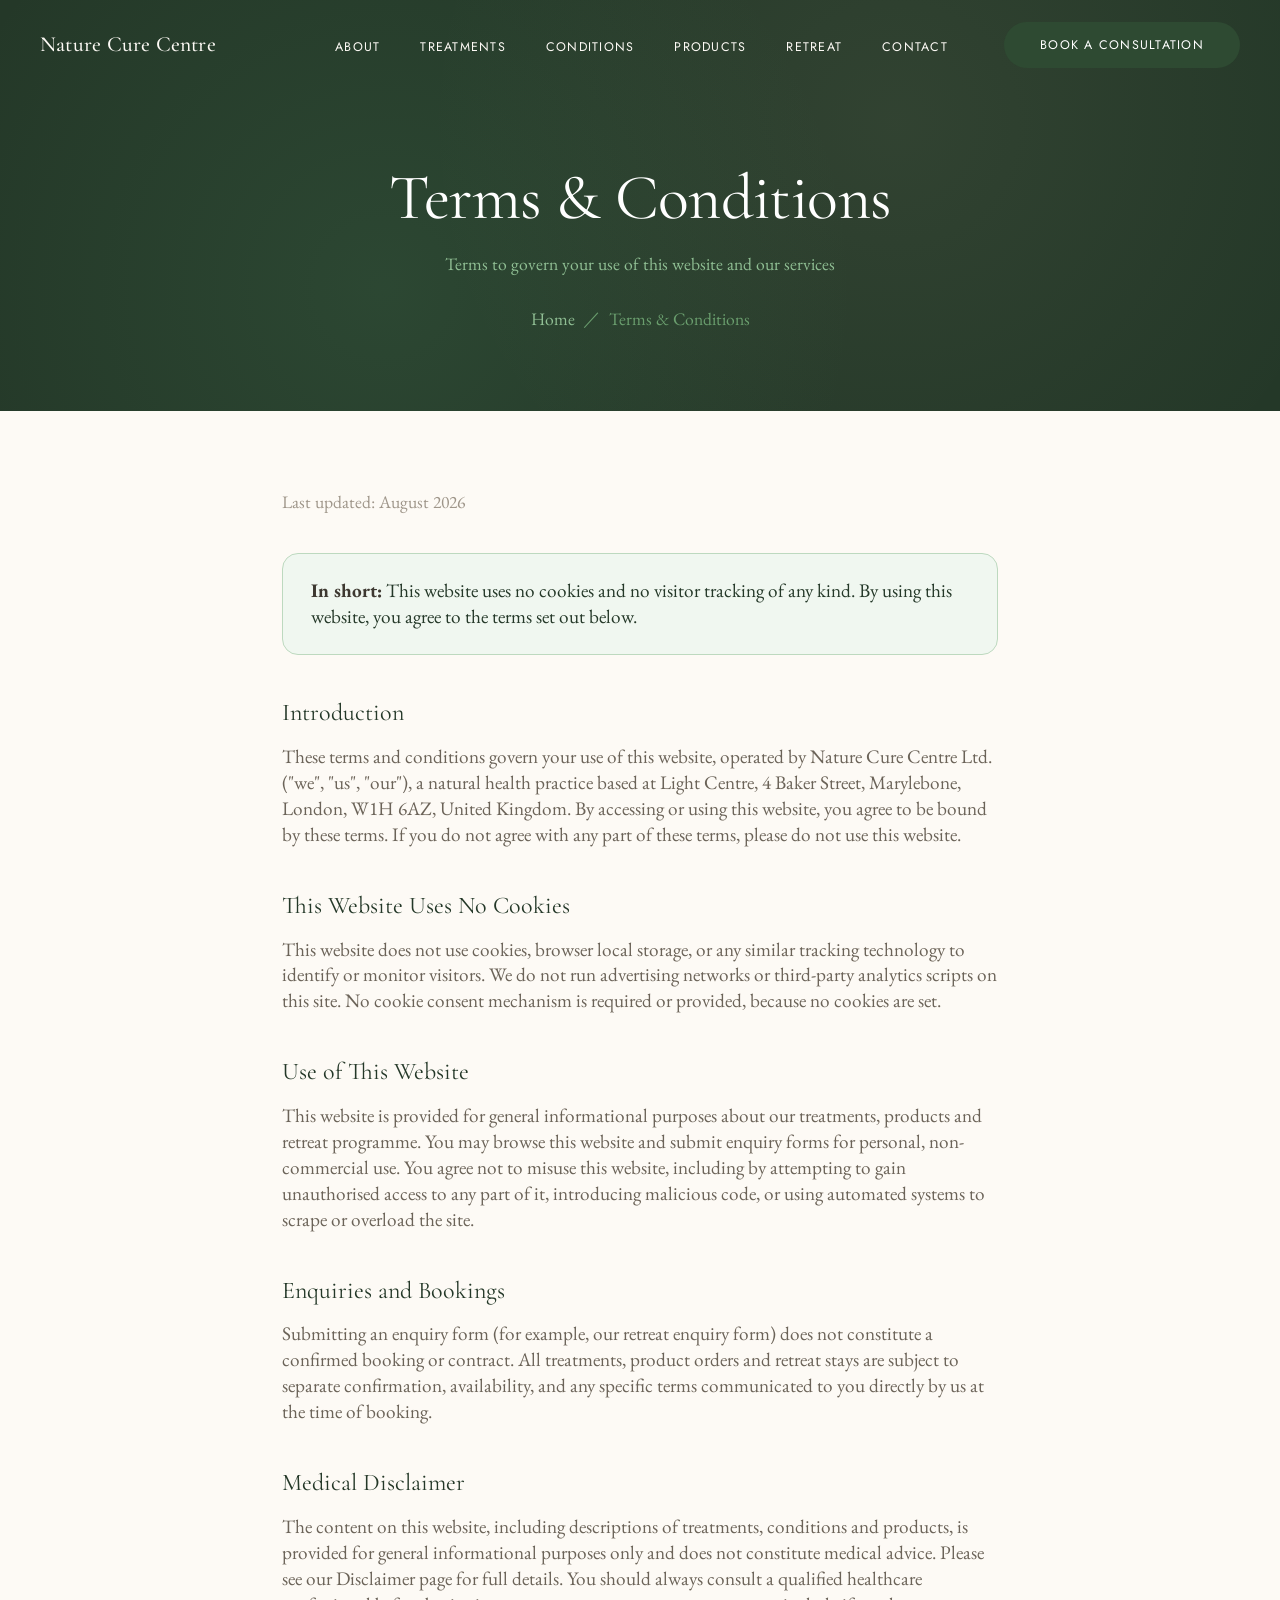
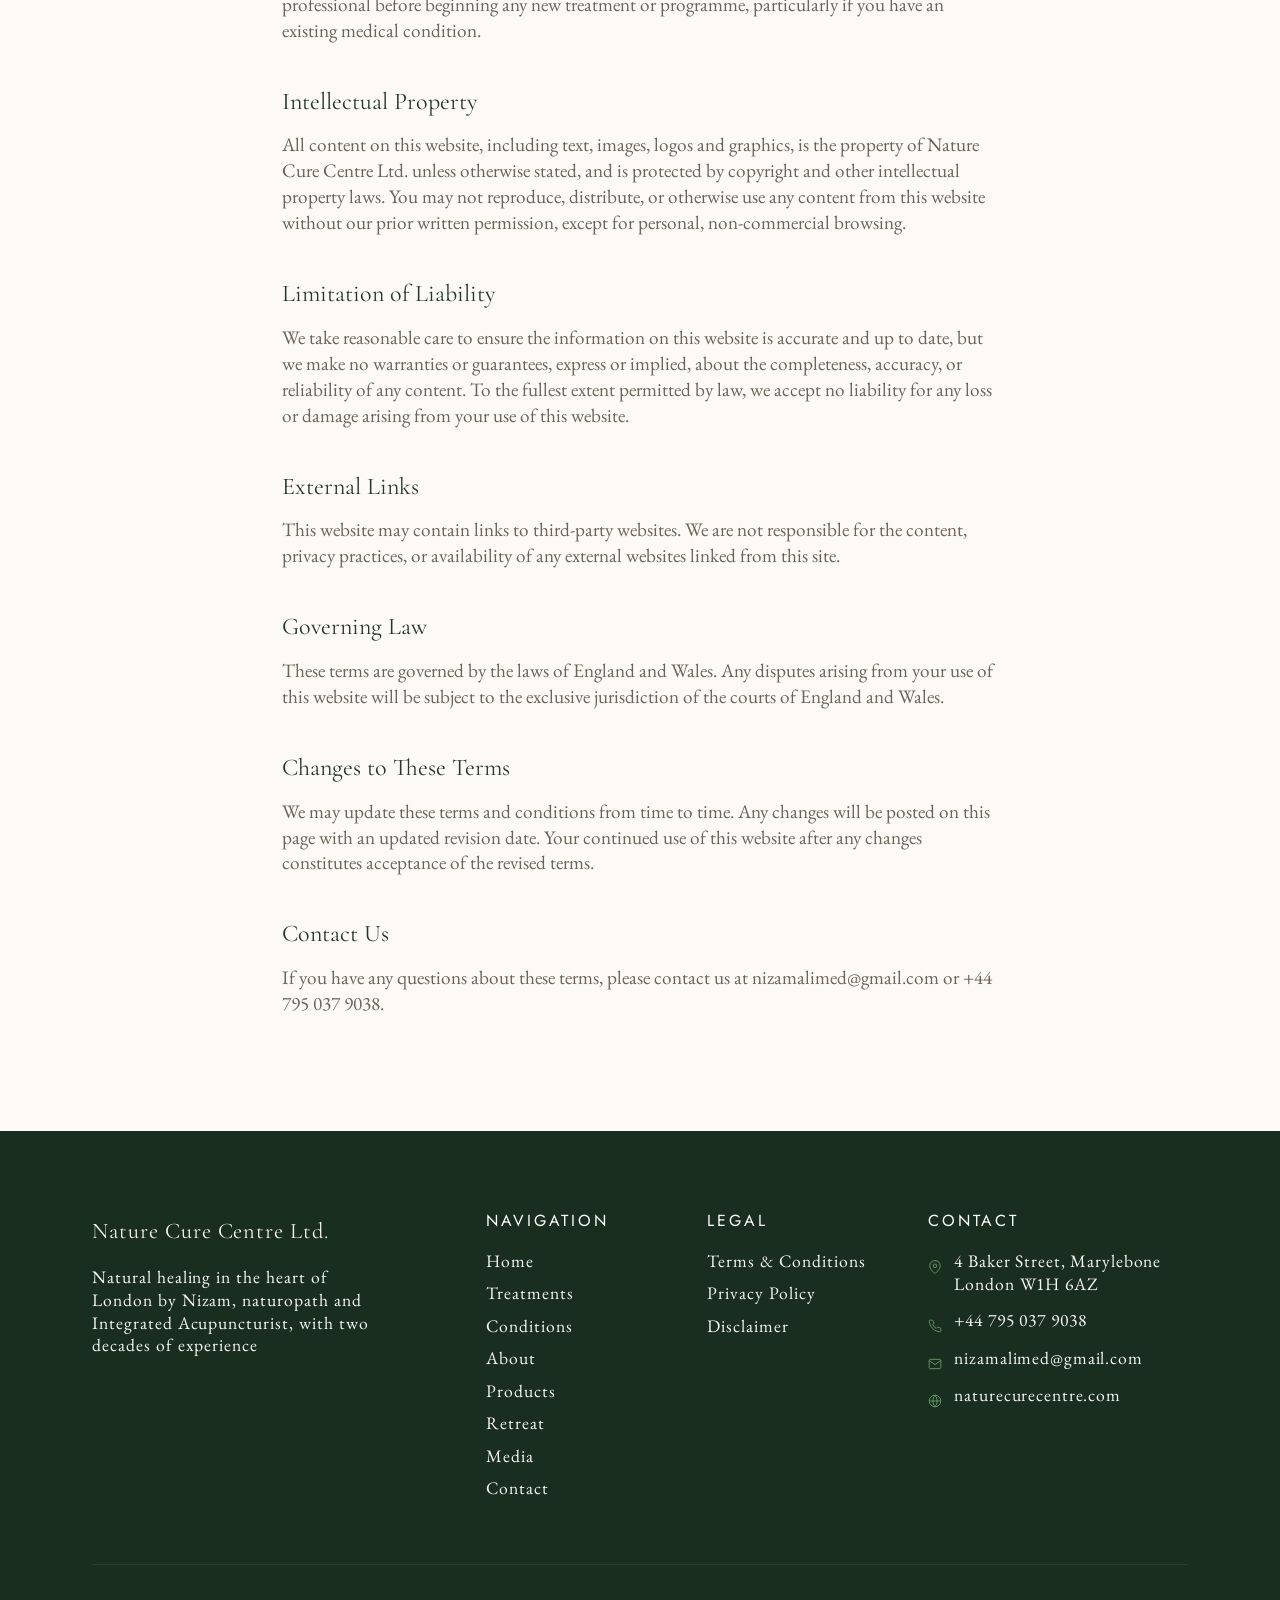
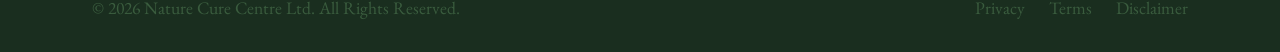
<file: pages/terms.html>
<!DOCTYPE html>
<html lang="en">
<head>
  <meta charset="UTF-8" />
  <meta name="viewport" content="width=device-width, initial-scale=1.0" />
  <title>Terms &amp; Conditions — Nature Cure Centre</title>
  <meta name="description" content="Terms and conditions for using the Nature Cure Centre website and services." />
  <link rel="stylesheet" href="../css/style.css" />
  <link rel="icon" type="image/x-icon" href="../assets/favicon.ico">
  <style>
    .legal-content { padding: 5rem 0 6rem; }
    .legal-content h2 { font-size: 1.5rem; margin: 2.75rem 0 1rem; color: var(--green-800); }
    .legal-content h2:first-child { margin-top: 0; }
    .legal-content p { color: var(--ink-muted); line-height: 1.85; margin-bottom: 1.1rem; }
    .legal-content ul { margin: 0 0 1.1rem 1.25rem; }
    .legal-content li { color: var(--ink-muted); line-height: 1.85; margin-bottom: 0.4rem; list-style: disc; }
    .legal-content strong { color: var(--ink-soft); }
    .legal-updated {
      font-family: var(--sans);
      font-size: 0.8rem;
      color: var(--ink-faint);
      margin-bottom: 2.5rem;
      display: block;
    }
    .legal-highlight {
      background: var(--green-50);
      border: 1px solid var(--green-200);
      border-radius: var(--radius-lg);
      padding: 1.5rem 1.75rem;
      margin: 1.5rem 0 2rem;
    }
    .legal-highlight p { margin: 0; color: var(--green-800); }
  </style>
</head>
<body>

  <!-- ══ NAVIGATION ══ -->
  <nav id="nav" class="nav--on-dark" role="navigation" aria-label="Main navigation">
    <div class="nav-inner">
      <a href="../index.html" class="nav-logo" aria-label="Nature Cure Centre home">
        Nature Cure Centre
      </a>
      <ul class="nav-links" id="navLinks" role="list">
        <li><a href="../index.html#about">About</a></li>
        <li><a href="../index.html#treatments">Treatments</a></li>
        <li><a href="../index.html#conditions">Conditions</a></li>
        <li><a href="products.html">Products</a></li>
        <li><a href="retreat.html">Retreat</a></li>
        <li><a href="../index.html#contact">Contact</a></li>
        <li><a href="../index.html#contact" class="btn btn-primary nav-cta">Book a Consultation</a></li>
      </ul>
      <button class="nav-close" id="navClose" aria-label="Close menu">
        <span class="nav-close-icon"></span>
      </button>
      <button class="nav-toggle" id="navToggle" aria-label="Open menu" aria-expanded="false">
        <span></span><span></span><span></span>
      </button>
    </div>
  </nav>

  <!-- ══ PAGE HERO ══ -->
  <section class="page-hero">
    <div class="container">
      <h1>Terms &amp; Conditions</h1>
      <p>Terms to govern your use of this website and our services</p>
      <div class="breadcrumb">
        <a href="../index.html">Home</a>
        <span>／</span>
        <span>Terms &amp; Conditions</span>
      </div>
    </div>
  </section>

  <!-- ══ CONTENT ══ -->
  <section class="legal-content">
    <div class="container--narrow">
      <span class="legal-updated">Last updated: August 2026</span>

      <div class="legal-highlight">
        <p><strong>In short:</strong> This website uses no cookies and no visitor tracking of any kind. By using this website, you agree to the terms set out below.</p>
      </div>

      <h2>Introduction</h2>
      <p>
        These terms and conditions govern your use of this website, operated by Nature Cure Centre Ltd.
        ("we", "us", "our"), a natural health practice based at Light Centre, 4 Baker Street, Marylebone, London, W1H 6AZ, United Kingdom. By accessing or using this website, you agree to be
        bound by these terms. If you do not agree with any part of these terms, please do not use this website.
      </p>

      <h2>This Website Uses No Cookies</h2>
      <p>
        This website does not use cookies, browser local storage, or any similar tracking technology to identify
        or monitor visitors. We do not run advertising networks or third-party analytics scripts on this site.
        No cookie consent mechanism is required or provided, because no cookies are set.
      </p>

      <h2>Use of This Website</h2>
      <p>
        This website is provided for general informational purposes about our treatments, products and retreat
        programme. You may browse this website and submit enquiry forms for personal, non-commercial use. You
        agree not to misuse this website, including by attempting to gain unauthorised access to any part of it,
        introducing malicious code, or using automated systems to scrape or overload the site.
      </p>

      <h2>Enquiries and Bookings</h2>
      <p>
        Submitting an enquiry form (for example, our retreat enquiry form) does not constitute a confirmed booking
        or contract. All treatments, product orders and retreat stays are subject to separate confirmation,
        availability, and any specific terms communicated to you directly by us at the time of booking.
      </p>

      <h2>Medical Disclaimer</h2>
      <p>
        The content on this website, including descriptions of treatments, conditions and products, is provided
        for general informational purposes only and does not constitute medical advice. Please see our
        <a href="disclaimer.html">Disclaimer</a> page for full details. You should always consult a qualified
        healthcare professional before beginning any new treatment or programme, particularly if you have an
        existing medical condition.
      </p>

      <h2>Intellectual Property</h2>
      <p>
        All content on this website, including text, images, logos and graphics, is the property of Nature Cure
        Centre Ltd. unless otherwise stated, and is protected by copyright and other intellectual property laws.
        You may not reproduce, distribute, or otherwise use any content from this website without our prior
        written permission, except for personal, non-commercial browsing.
      </p>

      <h2>Limitation of Liability</h2>
      <p>
        We take reasonable care to ensure the information on this website is accurate and up to date, but we make
        no warranties or guarantees, express or implied, about the completeness, accuracy, or reliability of any
        content. To the fullest extent permitted by law, we accept no liability for any loss or damage arising
        from your use of this website.
      </p>

      <h2>External Links</h2>
      <p>
        This website may contain links to third-party websites. We are not responsible for the content, privacy
        practices, or availability of any external websites linked from this site.
      </p>

      <h2>Governing Law</h2>
      <p>
        These terms are governed by the laws of England and Wales. Any disputes arising from your use of this
        website will be subject to the exclusive jurisdiction of the courts of England and Wales.
      </p>

      <h2>Changes to These Terms</h2>
      <p>
        We may update these terms and conditions from time to time. Any changes will be posted on this page with
        an updated revision date. Your continued use of this website after any changes constitutes acceptance of
        the revised terms.
      </p>

      <h2>Contact Us</h2>
      <p>
        If you have any questions about these terms, please contact us at
        <a href="mailto:nizamalimed@gmail.com">nizamalimed@gmail.com</a> or
        <a href="tel:+447950379038">+44 795 037 9038</a>.
      </p>
    </div>
  </section>

  <!-- ══ FOOTER ══ -->
  <footer>
    <div class="container">
      <div class="footer-top">
        <div class="footer-brand">
          <div class="logo">Nature Cure Centre Ltd.</div>
          <p>
            Natural healing in the heart of London by Nizam, naturopath and Integrated Acupuncturist, with two decades of experience
          </p>
        </div>
        <div class="footer-col">
          <h5>Navigation</h5>
          <ul>
            <li><a href="../index.html">Home</a></li>
            <li><a href="../index.html#treatments">Treatments</a></li>
            <li><a href="../index.html#conditions">Conditions</a></li>
            <li><a href="../index.html#about">About</a></li>
            <li><a href="products.html">Products</a></li>
            <li><a href="retreat.html">Retreat</a></li>
            <li><a href="media.html">Media</a></li>
            <li><a href="../index.html#contact">Contact</a></li>
          </ul>
        </div>
        <div class="footer-col">
          <h5>Legal</h5>
          <ul>
            <li><a href="terms.html">Terms &amp; Conditions</a></li>
            <li><a href="privacy.html">Privacy Policy</a></li>
            <li><a href="disclaimer.html">Disclaimer</a></li>
          </ul>
        </div>
        <div class="footer-col">
          <h5>Contact</h5>
          <div class="footer-contact-item">
            <svg width="14" height="14" viewBox="0 0 24 24" fill="none" stroke="currentColor" stroke-width="1.5" aria-hidden="true"><path d="M21 10c0 7-9 13-9 13s-9-6-9-13a9 9 0 0118 0z"/><circle cx="12" cy="10" r="3"/></svg>
            <span>4 Baker Street, Marylebone <br>London W1H 6AZ</span>
          </div>
          <div class="footer-contact-item">
            <svg width="14" height="14" viewBox="0 0 24 24" fill="none" stroke="currentColor" stroke-width="1.5" aria-hidden="true"><path d="M22 16.92v3a2 2 0 01-2.18 2 19.79 19.79 0 01-8.63-3.07 19.5 19.5 0 01-6-6A19.79 19.79 0 012.12 4.18 2 2 0 014.11 2h3a2 2 0 012 1.72c.127.96.361 1.903.7 2.81a2 2 0 01-.45 2.11L8.09 9.91a16 16 0 006 6l1.27-1.27a2 2 0 012.11-.45c.907.339 1.85.573 2.81.7A2 2 0 0122 16.92z"/></svg>
            <a href="tel:+447950379038">+44 795 037 9038</a>
          </div>
          <div class="footer-contact-item">
            <svg width="14" height="14" viewBox="0 0 24 24" fill="none" stroke="currentColor" stroke-width="1.5" aria-hidden="true"><path d="M4 4h16c1.1 0 2 .9 2 2v12c0 1.1-.9 2-2 2H4c-1.1 0-2-.9-2-2V6c0-1.1.9-2 2-2z"/><polyline points="22,6 12,13 2,6"/></svg>
            <a href="mailto:nizamalimed@gmail.com">nizamalimed@gmail.com</a>
          </div>
          <div class="footer-contact-item">
            <svg width="14" height="14" viewBox="0 0 24 24" fill="none" stroke="currentColor" stroke-width="1.5" aria-hidden="true"><circle cx="12" cy="12" r="10"/><line x1="2" y1="12" x2="22" y2="12"/><path d="M12 2a15.3 15.3 0 010 20 15.3 15.3 0 010-20z"/></svg>
            <a href="https://www.naturecurecentre.com" target="_blank" rel="noopener noreferrer">naturecurecentre.com</a>
          </div>
        </div>
      </div>
      <div class="footer-bottom">
        <p>© 2026 Nature Cure Centre Ltd. All Rights Reserved.</p>
        <div class="footer-bottom-links">
          <a href="privacy.html">Privacy</a>
          <a href="terms.html">Terms</a>
          <a href="disclaimer.html">Disclaimer</a>
        </div>
      </div>
    </div>
  </footer>

  <script src="../js/main.js"></script>
</body>
</html>
</file>
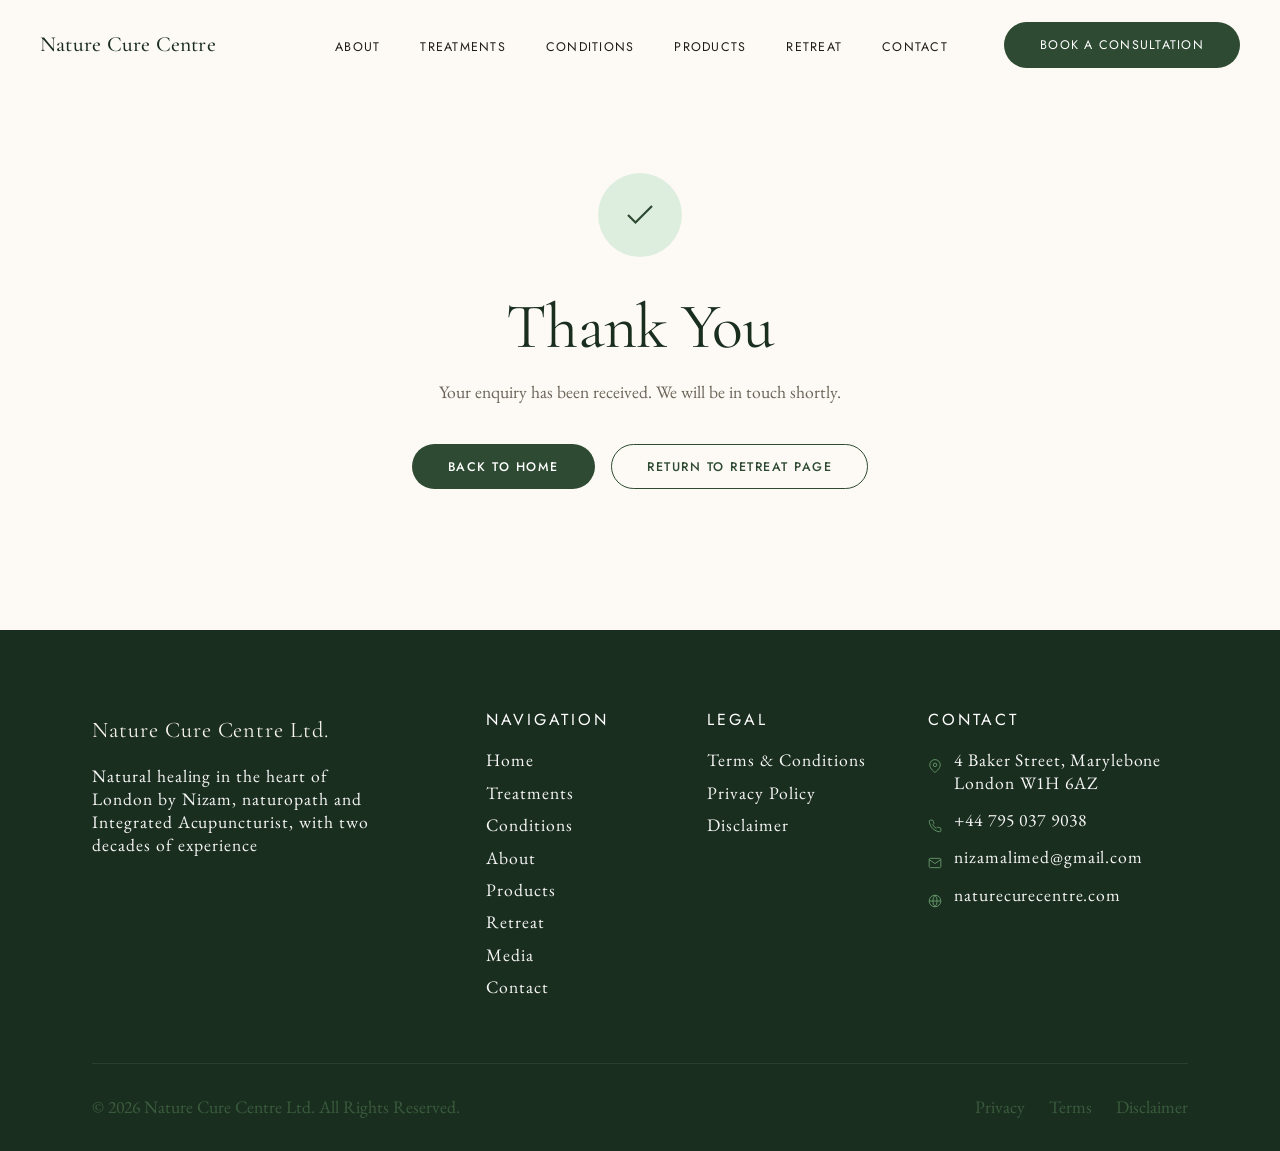
<file: pages/thank-you.html>
<!DOCTYPE html>
<html lang="en">
<head>
  <meta charset="UTF-8" />
  <meta name="viewport" content="width=device-width, initial-scale=1.0" />
  <title>Thank You — Nature Cure Centre</title>
  <meta name="description" content="Thank you for your enquiry. A member of the Nature Cure Centre team will be in touch shortly." />
  <meta name="robots" content="noindex" />
  <link rel="stylesheet" href="../css/style.css" />
  <link rel="icon" type="image/x-icon" href="../assets/favicon.ico">
  <style>
    .thanks-section {
      min-height: 70vh;
      display: flex;
      align-items: center;
      justify-content: center;
      text-align: center;
      padding: 8rem 0 6rem;
    }
    .thanks-icon {
      width: 84px;
      height: 84px;
      border-radius: 50%;
      background: var(--green-100);
      display: flex;
      align-items: center;
      justify-content: center;
      margin: 0 auto 2rem;
      color: var(--green-700);
    }
    .thanks-section h1 { margin-bottom: 1rem; }
    .thanks-section p {
      color: var(--ink-muted);
      max-width: 480px;
      margin: 0 auto 2.5rem;
      line-height: 1.8;
      font-size: 1.05rem;
    }
    .thanks-actions {
      display: flex;
      gap: 1rem;
      justify-content: center;
      flex-wrap: wrap;
    }
  </style>
</head>
<body>

  <!-- ══ NAVIGATION ══ -->
  <nav id="nav" role="navigation" aria-label="Main navigation">
    <div class="nav-inner">
      <a href="../index.html" class="nav-logo" aria-label="Nature Cure Centre home">
        Nature Cure Centre
      </a>
      <ul class="nav-links" id="navLinks" role="list">
        <li><a href="../index.html#about">About</a></li>
        <li><a href="../index.html#treatments">Treatments</a></li>
        <li><a href="../index.html#conditions">Conditions</a></li>
        <li><a href="products.html">Products</a></li>
        <li><a href="retreat.html">Retreat</a></li>
        <li><a href="../index.html#contact">Contact</a></li>
        <li><a href="../index.html#contact" class="btn btn-primary nav-cta">Book a Consultation</a></li>
      </ul>
      <button class="nav-close" id="navClose" aria-label="Close menu">
        <span class="nav-close-icon"></span>
      </button>
      <button class="nav-toggle" id="navToggle" aria-label="Open menu" aria-expanded="false">
        <span></span><span></span><span></span>
      </button>
    </div>
  </nav>

  <!-- ══ THANK YOU ══ -->
  <section class="thanks-section">
    <div class="container--narrow">
      <div class="thanks-icon" aria-hidden="true">
        <svg width="36" height="36" viewBox="0 0 24 24" fill="none" stroke="currentColor" stroke-width="1.5">
          <path d="M20 6L9 17l-5-5"/>
        </svg>
      </div>
      <h1>Thank You</h1>
      <p>
        Your enquiry has been received. We will be in touch shortly.
      </p>
      <div class="thanks-actions">
        <a href="../index.html" class="btn btn-primary">Back to Home</a>
        <a href="retreat.html" class="btn btn-outline">Return to Retreat Page</a>
      </div>
    </div>
  </section>

  <!-- ══ FOOTER ══ -->
  <footer>
    <div class="container">
      <div class="footer-top">
        <div class="footer-brand">
          <div class="logo">Nature Cure Centre Ltd.</div>
          <p>
            Natural healing in the heart of London by Nizam, naturopath and Integrated Acupuncturist, with two decades of experience
          </p>
        </div>
        <div class="footer-col">
          <h5>Navigation</h5>
          <ul>
            <li><a href="../index.html">Home</a></li>
            <li><a href="../index.html#treatments">Treatments</a></li>
            <li><a href="../index.html#conditions">Conditions</a></li>
            <li><a href="../index.html#about">About</a></li>
            <li><a href="products.html">Products</a></li>
            <li><a href="retreat.html">Retreat</a></li>
            <li><a href="media.html">Media</a></li>
            <li><a href="../index.html#contact">Contact</a></li>
          </ul>
        </div>
        <div class="footer-col">
          <h5>Legal</h5>
          <ul>
            <li><a href="terms.html">Terms &amp; Conditions</a></li>
            <li><a href="privacy.html">Privacy Policy</a></li>
            <li><a href="disclaimer.html">Disclaimer</a></li>
          </ul>
        </div>
        <div class="footer-col">
          <h5>Contact</h5>
          <div class="footer-contact-item">
            <svg width="14" height="14" viewBox="0 0 24 24" fill="none" stroke="currentColor" stroke-width="1.5" aria-hidden="true"><path d="M21 10c0 7-9 13-9 13s-9-6-9-13a9 9 0 0118 0z"/><circle cx="12" cy="10" r="3"/></svg>
            <span>4 Baker Street, Marylebone <br>London W1H 6AZ</span>
          </div>
          <div class="footer-contact-item">
            <svg width="14" height="14" viewBox="0 0 24 24" fill="none" stroke="currentColor" stroke-width="1.5" aria-hidden="true"><path d="M22 16.92v3a2 2 0 01-2.18 2 19.79 19.79 0 01-8.63-3.07 19.5 19.5 0 01-6-6A19.79 19.79 0 012.12 4.18 2 2 0 014.11 2h3a2 2 0 012 1.72c.127.96.361 1.903.7 2.81a2 2 0 01-.45 2.11L8.09 9.91a16 16 0 006 6l1.27-1.27a2 2 0 012.11-.45c.907.339 1.85.573 2.81.7A2 2 0 0122 16.92z"/></svg>
            <a href="tel:+447950379038">+44 795 037 9038</a>
          </div>
          <div class="footer-contact-item">
            <svg width="14" height="14" viewBox="0 0 24 24" fill="none" stroke="currentColor" stroke-width="1.5" aria-hidden="true"><path d="M4 4h16c1.1 0 2 .9 2 2v12c0 1.1-.9 2-2 2H4c-1.1 0-2-.9-2-2V6c0-1.1.9-2 2-2z"/><polyline points="22,6 12,13 2,6"/></svg>
            <a href="mailto:nizamalimed@gmail.com">nizamalimed@gmail.com</a>
          </div>
          <div class="footer-contact-item">
            <svg width="14" height="14" viewBox="0 0 24 24" fill="none" stroke="currentColor" stroke-width="1.5" aria-hidden="true"><circle cx="12" cy="12" r="10"/><line x1="2" y1="12" x2="22" y2="12"/><path d="M12 2a15.3 15.3 0 010 20 15.3 15.3 0 010-20z"/></svg>
            <a href="https://www.naturecurecentre.com" target="_blank" rel="noopener noreferrer">naturecurecentre.com</a>
          </div>
        </div>
      </div>
      <div class="footer-bottom">
        <p>© 2026 Nature Cure Centre Ltd. All Rights Reserved.</p>
        <div class="footer-bottom-links">
          <a href="privacy.html">Privacy</a>
          <a href="terms.html">Terms</a>
          <a href="disclaimer.html">Disclaimer</a>
        </div>
      </div>
    </div>
  </footer>

  <script src="../js/main.js"></script>
</body>
</html>
</file>
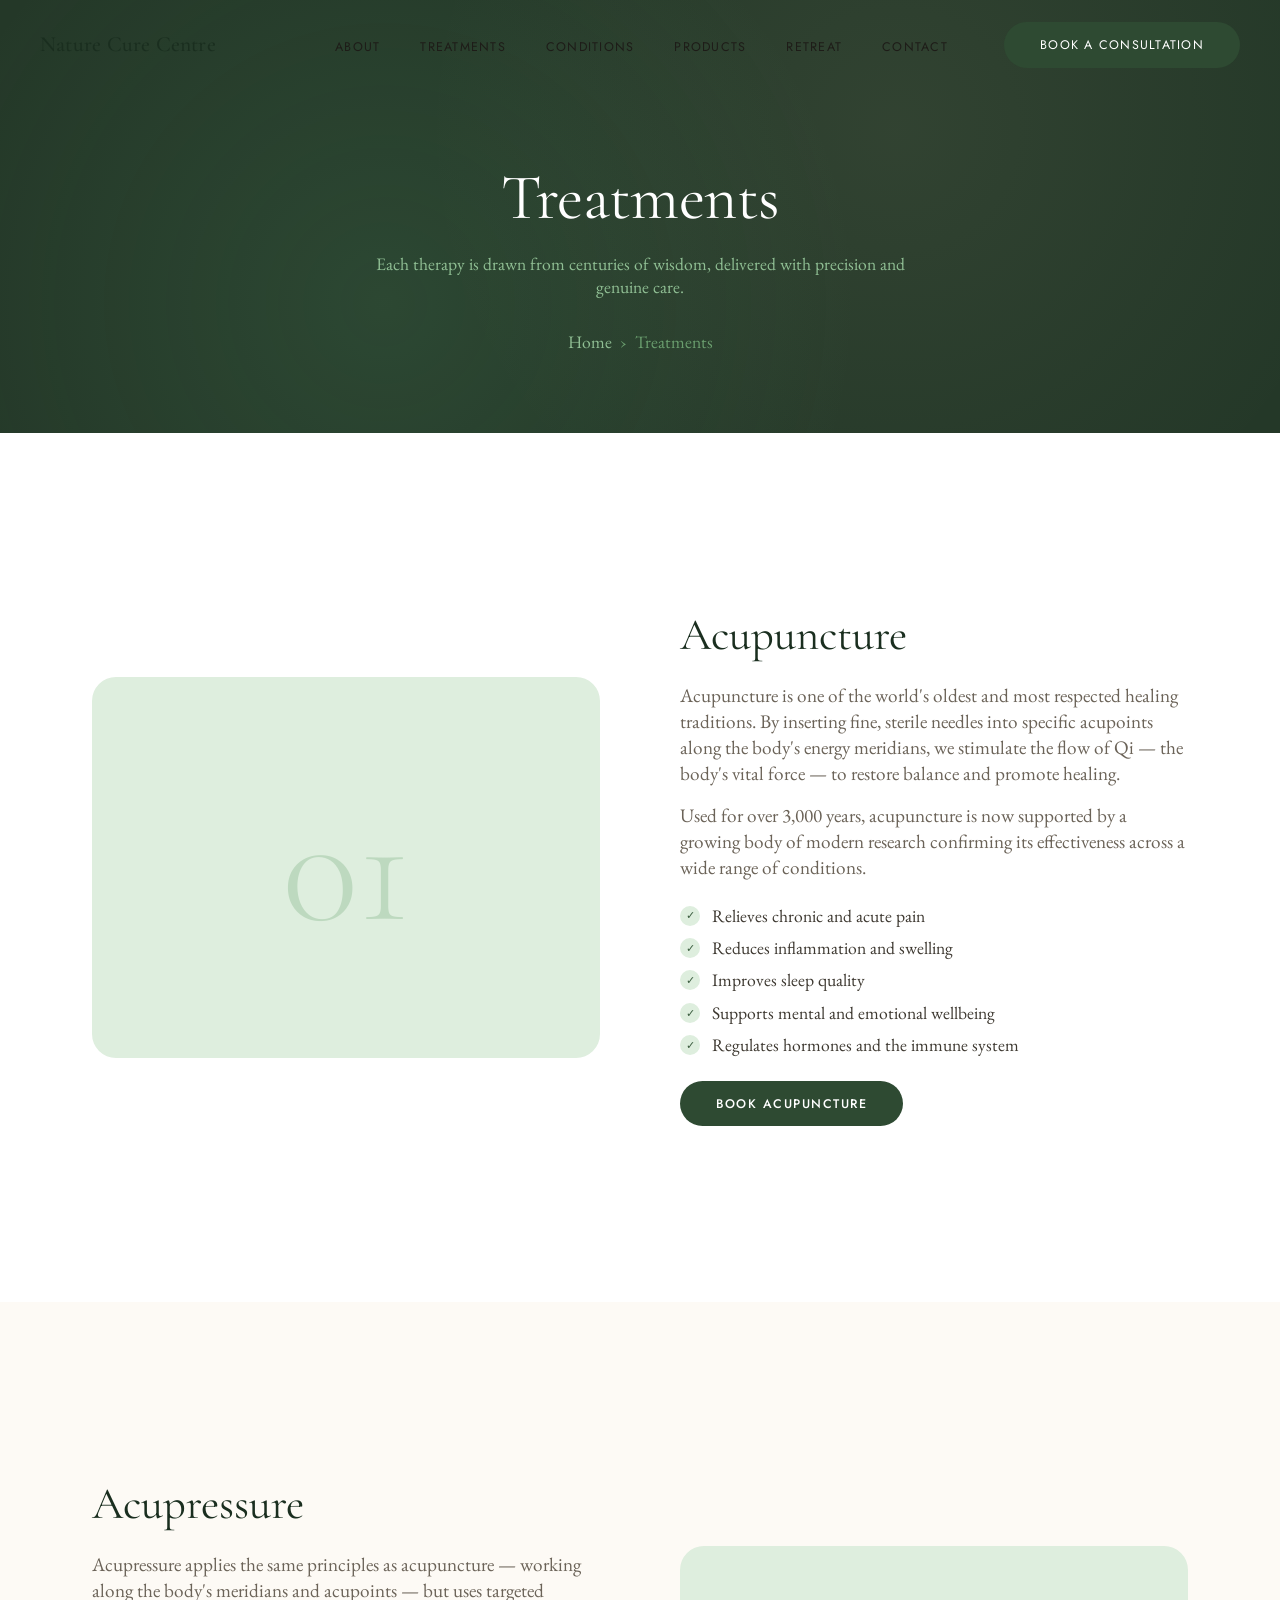
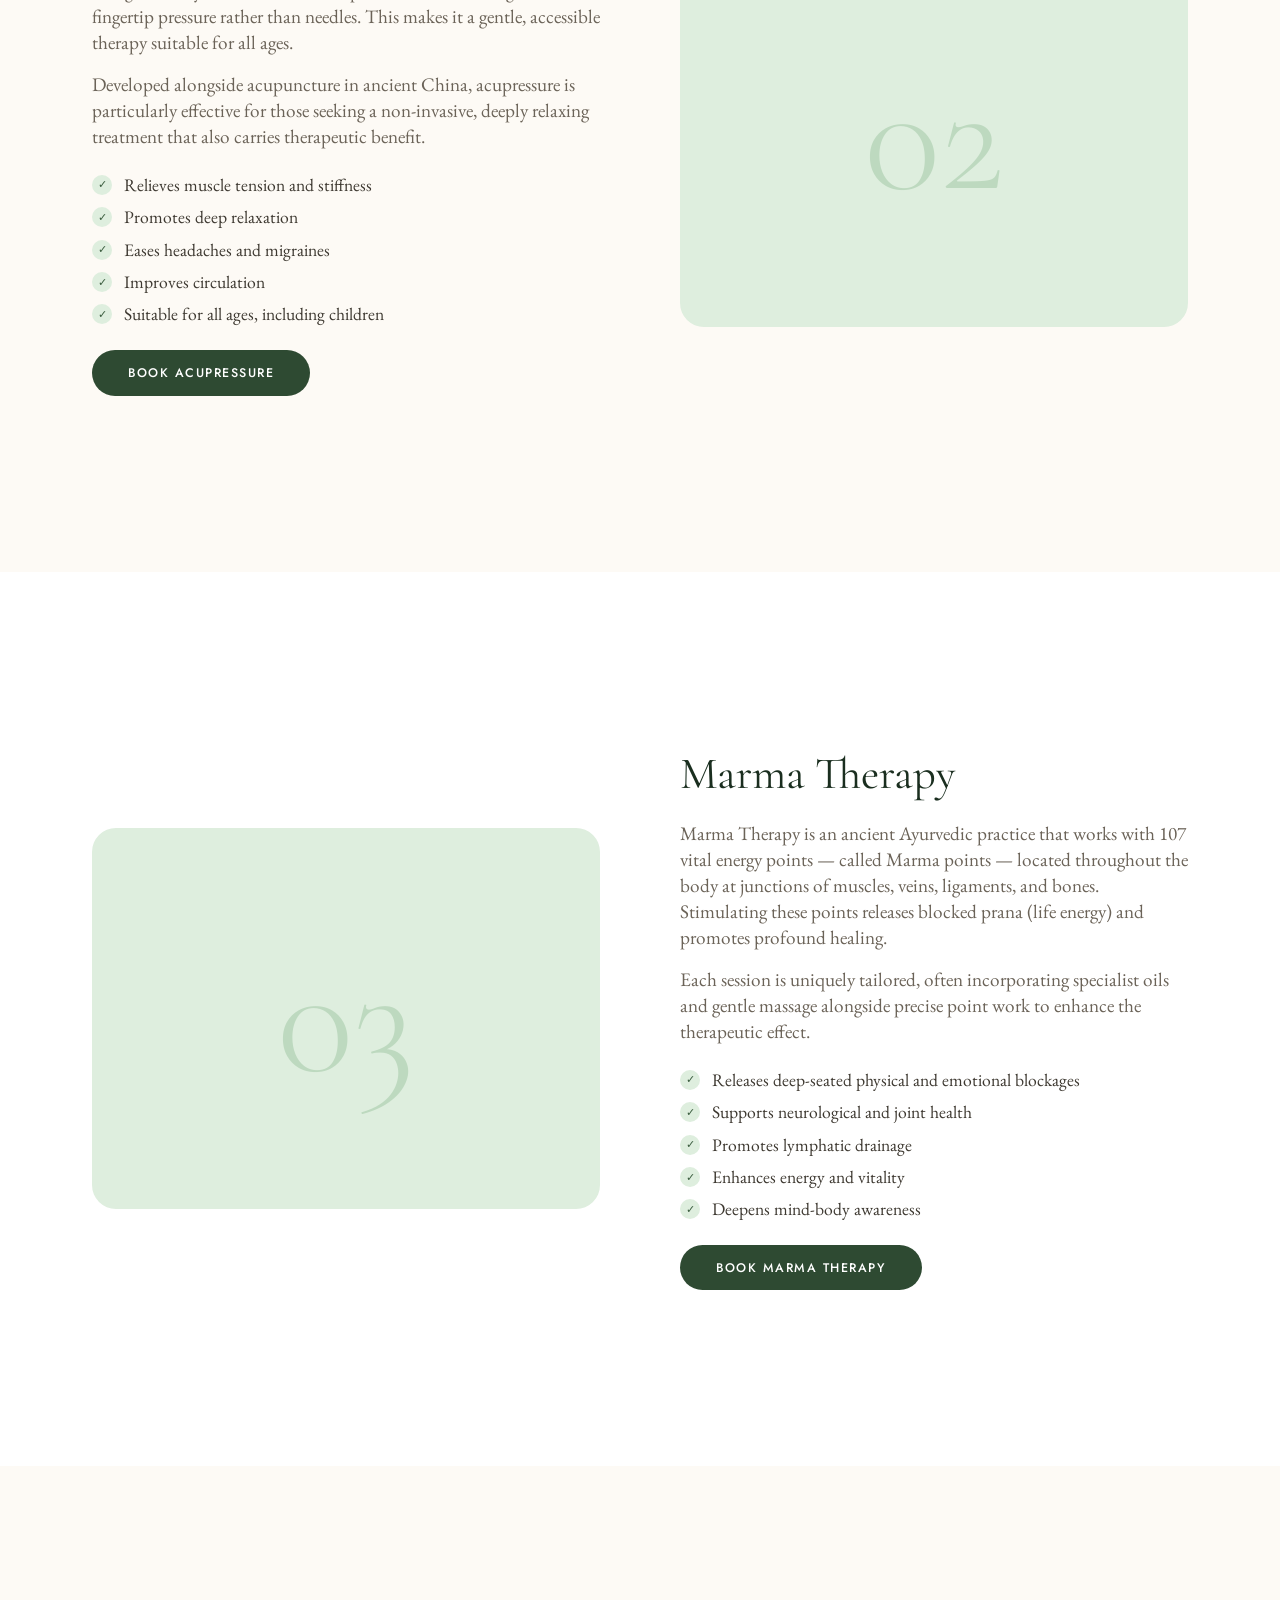
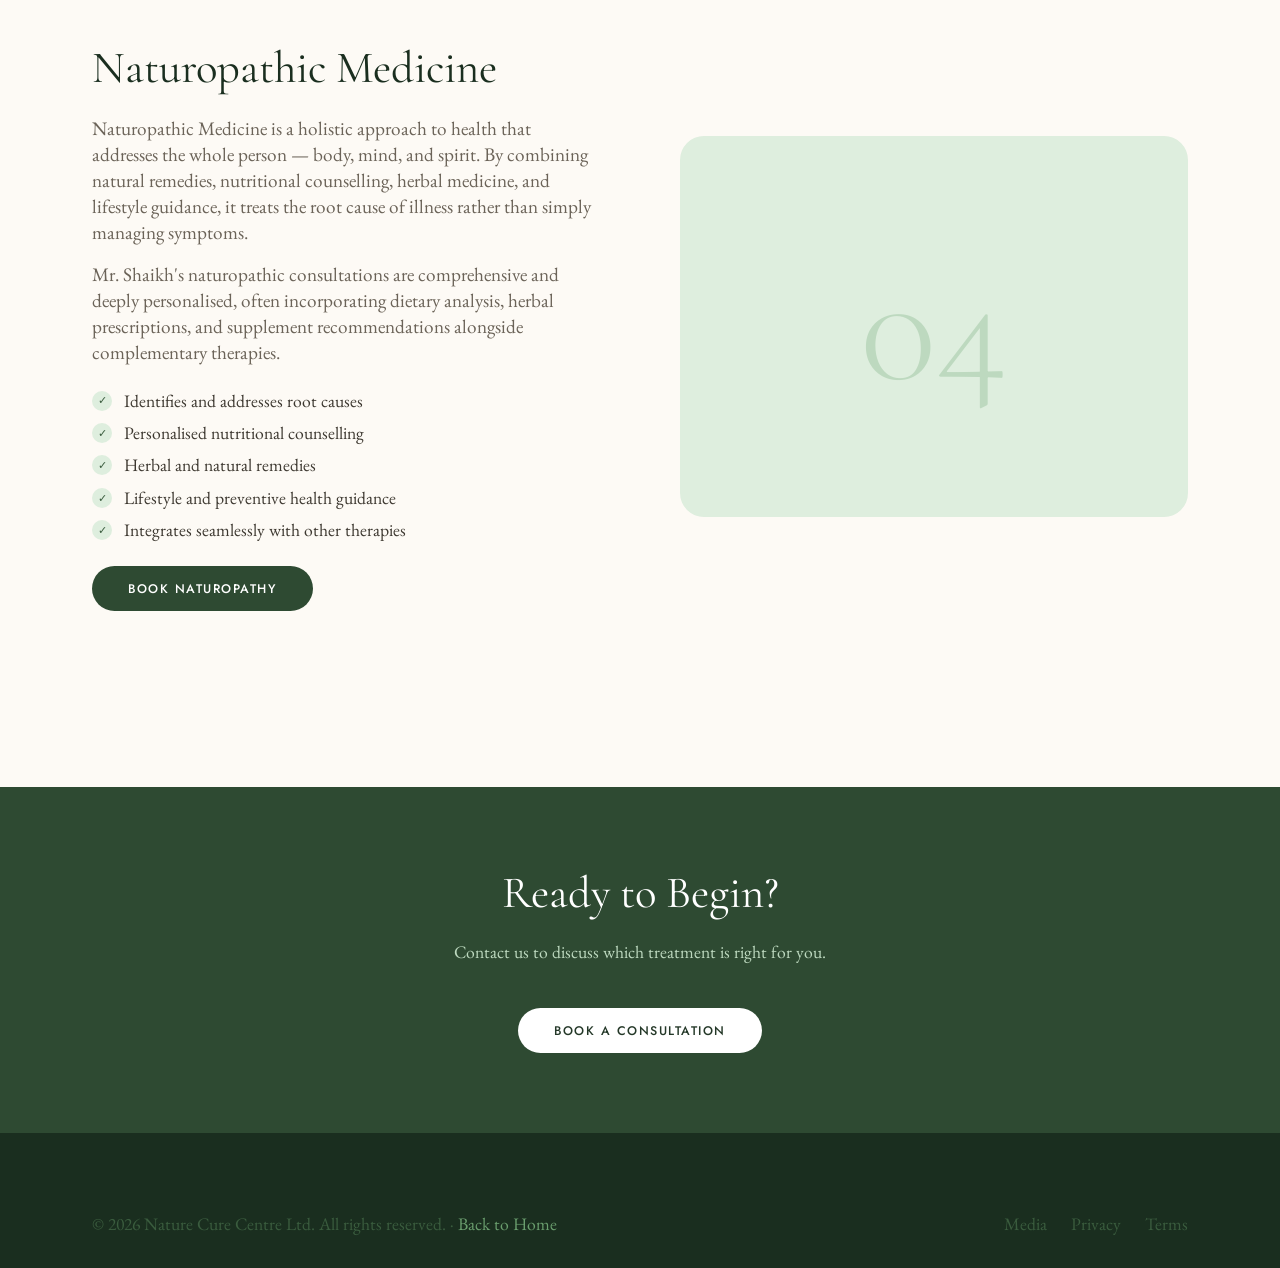
<file: pages/treatments.html>
<!DOCTYPE html>
<html lang="en">
<head>
  <meta charset="UTF-8" />
  <meta name="viewport" content="width=device-width, initial-scale=1.0" />
  <title>Treatments — Nature Cure Centre London</title>
  <meta name="description" content="Acupuncture, Acupressure, Marma Therapy and Naturopathic Medicine at Nature Cure Centre, Marylebone, London." />
  <link rel="stylesheet" href="../css/style.css" />
  <style>
    .treatment-detail { background: var(--white); }
    .treatment-detail:nth-child(even) { background: var(--beige-50); }
    .treatment-row {
      display: grid;
      grid-template-columns: 1fr 1fr;
      gap: 5rem;
      align-items: center;
      padding: 5rem 0;
    }
    .treatment-row.reverse { direction: rtl; }
    .treatment-row.reverse > * { direction: ltr; }
    .treatment-visual {
      background: var(--green-100);
      border-radius: var(--radius-xl);
      aspect-ratio: 4/3;
      display: flex;
      align-items: center;
      justify-content: center;
      position: relative;
      overflow: hidden;
    }
    .treatment-visual-num {
      font-family: var(--serif);
      font-size: 10rem;
      font-weight: 300;
      color: var(--green-200);
      line-height: 1;
    }
    .treatment-text .section-tag { margin-bottom: 0.75rem; }
    .treatment-text h2 { margin-bottom: 1.25rem; }
    .treatment-text p { color: var(--ink-muted); line-height: 1.85; margin-bottom: 1rem; }
    .benefit-list { display: flex; flex-direction: column; gap: 0.6rem; margin: 1.5rem 0; }
    .benefit-item {
      display: flex;
      align-items: flex-start;
      gap: 0.75rem;
      font-size: 0.95rem;
      color: var(--ink-soft);
    }
    .benefit-check {
      width: 20px; height: 20px;
      background: var(--green-100);
      border-radius: 50%;
      display: flex;
      align-items: center;
      justify-content: center;
      flex-shrink: 0;
      margin-top: 1px;
      color: var(--green-600);
      font-size: 0.7rem;
    }
    @media (max-width: 900px) {
      .treatment-row { grid-template-columns: 1fr; gap: 2rem; }
      .treatment-row.reverse { direction: ltr; }
    }
  </style>
</head>
<body>
  <!-- ══ NAVIGATION ══ -->
  <nav id="nav" role="navigation" aria-label="Main navigation">
    <div class="nav-inner">
      <a href="index.html" class="nav-logo" aria-label="Nature Cure Centre home">
        Nature Cure Centre
        
      </a>
      <ul class="nav-links" id="navLinks" role="list">
        <li><a href="#about">About</a></li>
        <li><a href="#treatments">Treatments</a></li>
        <li><a href="#conditions">Conditions</a></li>
        <li><a href="pages/products.html">Products</a></li>
        <li><a href="#retreat">Retreat</a></li>
        
        <li><a href="#contact">Contact</a></li>
        <li><a href="#contact" class="btn btn-primary nav-cta">Book a Consultation</a></li>
      </ul>
      <button class="nav-close" id="navClose" aria-label="Close menu">
        <span class="nav-close-icon"></span>
      </button>
      <button class="nav-toggle" id="navToggle" aria-label="Open menu" aria-expanded="false">
        <span></span><span></span><span></span>
      </button>
    </div>
  </nav>

  <div class="page-hero">
    <div class="container">
      <h1>Treatments</h1>
      <p>Each therapy is drawn from centuries of wisdom, delivered with precision and genuine care.</p>
      <div class="breadcrumb"><a href="../index.html">Home</a> <span>›</span> <span>Treatments</span></div>
    </div>
  </div>

  <!-- Acupuncture -->
  <section class="treatment-detail" id="acupuncture">
    <div class="container">
      <div class="treatment-row">
        <div class="treatment-visual reveal">
          <div class="treatment-visual-num">01</div>
        </div>
        <div class="treatment-text reveal reveal-delay-2">
          <h2>Acupuncture</h2>
          <p>Acupuncture is one of the world's oldest and most respected healing traditions. By inserting fine, sterile needles into specific acupoints along the body's energy meridians, we stimulate the flow of Qi — the body's vital force — to restore balance and promote healing.</p>
          <p>Used for over 3,000 years, acupuncture is now supported by a growing body of modern research confirming its effectiveness across a wide range of conditions.</p>
          <div class="benefit-list">
            <div class="benefit-item"><div class="benefit-check">✓</div>Relieves chronic and acute pain</div>
            <div class="benefit-item"><div class="benefit-check">✓</div>Reduces inflammation and swelling</div>
            <div class="benefit-item"><div class="benefit-check">✓</div>Improves sleep quality</div>
            <div class="benefit-item"><div class="benefit-check">✓</div>Supports mental and emotional wellbeing</div>
            <div class="benefit-item"><div class="benefit-check">✓</div>Regulates hormones and the immune system</div>
          </div>
          <a href="../index.html#contact" class="btn btn-primary">Book Acupuncture</a>
        </div>
      </div>
    </div>
  </section>

  <!-- Acupressure -->
  <section class="treatment-detail" id="acupressure">
    <div class="container">
      <div class="treatment-row reverse">
        <div class="treatment-visual reveal">
          <div class="treatment-visual-num">02</div>
        </div>
        <div class="treatment-text reveal reveal-delay-2">
          <h2>Acupressure</h2>
          <p>Acupressure applies the same principles as acupuncture — working along the body's meridians and acupoints — but uses targeted fingertip pressure rather than needles. This makes it a gentle, accessible therapy suitable for all ages.</p>
          <p>Developed alongside acupuncture in ancient China, acupressure is particularly effective for those seeking a non-invasive, deeply relaxing treatment that also carries therapeutic benefit.</p>
          <div class="benefit-list">
            <div class="benefit-item"><div class="benefit-check">✓</div>Relieves muscle tension and stiffness</div>
            <div class="benefit-item"><div class="benefit-check">✓</div>Promotes deep relaxation</div>
            <div class="benefit-item"><div class="benefit-check">✓</div>Eases headaches and migraines</div>
            <div class="benefit-item"><div class="benefit-check">✓</div>Improves circulation</div>
            <div class="benefit-item"><div class="benefit-check">✓</div>Suitable for all ages, including children</div>
          </div>
          <a href="../index.html#contact" class="btn btn-primary">Book Acupressure</a>
        </div>
      </div>
    </div>
  </section>

  <!-- Marma Therapy -->
  <section class="treatment-detail" id="marma">
    <div class="container">
      <div class="treatment-row">
        <div class="treatment-visual reveal">
          <div class="treatment-visual-num">03</div>
        </div>
        <div class="treatment-text reveal reveal-delay-2">
          <h2>Marma Therapy</h2>
          <p>Marma Therapy is an ancient Ayurvedic practice that works with 107 vital energy points — called Marma points — located throughout the body at junctions of muscles, veins, ligaments, and bones. Stimulating these points releases blocked prana (life energy) and promotes profound healing.</p>
          <p>Each session is uniquely tailored, often incorporating specialist oils and gentle massage alongside precise point work to enhance the therapeutic effect.</p>
          <div class="benefit-list">
            <div class="benefit-item"><div class="benefit-check">✓</div>Releases deep-seated physical and emotional blockages</div>
            <div class="benefit-item"><div class="benefit-check">✓</div>Supports neurological and joint health</div>
            <div class="benefit-item"><div class="benefit-check">✓</div>Promotes lymphatic drainage</div>
            <div class="benefit-item"><div class="benefit-check">✓</div>Enhances energy and vitality</div>
            <div class="benefit-item"><div class="benefit-check">✓</div>Deepens mind-body awareness</div>
          </div>
          <a href="../index.html#contact" class="btn btn-primary">Book Marma Therapy</a>
        </div>
      </div>
    </div>
  </section>

  <!-- Naturopathic Medicine -->
  <section class="treatment-detail" id="naturopathy">
    <div class="container">
      <div class="treatment-row reverse">
        <div class="treatment-visual reveal">
          <div class="treatment-visual-num">04</div>
        </div>
        <div class="treatment-text reveal reveal-delay-2">
          <h2>Naturopathic Medicine</h2>
          <p>Naturopathic Medicine is a holistic approach to health that addresses the whole person — body, mind, and spirit. By combining natural remedies, nutritional counselling, herbal medicine, and lifestyle guidance, it treats the root cause of illness rather than simply managing symptoms.</p>
          <p>Mr. Shaikh's naturopathic consultations are comprehensive and deeply personalised, often incorporating dietary analysis, herbal prescriptions, and supplement recommendations alongside complementary therapies.</p>
          <div class="benefit-list">
            <div class="benefit-item"><div class="benefit-check">✓</div>Identifies and addresses root causes</div>
            <div class="benefit-item"><div class="benefit-check">✓</div>Personalised nutritional counselling</div>
            <div class="benefit-item"><div class="benefit-check">✓</div>Herbal and natural remedies</div>
            <div class="benefit-item"><div class="benefit-check">✓</div>Lifestyle and preventive health guidance</div>
            <div class="benefit-item"><div class="benefit-check">✓</div>Integrates seamlessly with other therapies</div>
          </div>
          <a href="../index.html#contact" class="btn btn-primary">Book Naturopathy</a>
        </div>
      </div>
    </div>
  </section>

  <div class="cta-band">
    <div class="container">
      <h2>Ready to Begin?</h2>
      <p>Contact us to discuss which treatment is right for you.</p>
      <a href="../index.html#contact" class="btn btn-light">Book a Consultation</a>
    </div>
  </div>

  <footer>
    <div class="container">
      <div class="footer-bottom" style="border-top:none;padding-top:0">
        <p>© 2026 Nature Cure Centre Ltd. All rights reserved. · <a href="../index.html" style="color:var(--green-400)">Back to Home</a></p>
        <div class="footer-bottom-links">
          <a href="media.html">Media</a>
          <a href="privacy.html">Privacy</a>
          <a href="terms.html">Terms</a>
        </div>
      </div>
    </div>
  </footer>

  <script src="../js/main.js"></script>
</body>
</html>
</file>
<file: css/style.css>
/* ============================================================
   NATURE CURE CENTRE — Design System
   Theme: Refined London Wellness · Green & Warm Parchment
   ============================================================ */

@import url('https://fonts.googleapis.com/css2?family=Cormorant+Garamond:ital,wght@0,300;0,400;0,500;0,600;1,300;1,400;1,500&family=EB+Garamond:ital,wght@0,400;0,500;1,400&family=Jost:wght@300;400;500&display=swap');

/* ── Tokens ── */
:root {
  --green-900: #1a2e1f;
  --green-800: #243828;
  --green-700: #2e4a32;
  --green-600: #3a5c3e;
  --green-500: #4e7a52;
  --green-400: #6a9e6e;
  --green-300: #90bf94;
  --green-200: #bdd9bf;
  --green-100: #deeede;
  --green-50:  #f0f7f0;

  --beige-900: #3d3528;
  --beige-800: #5c4f3a;
  --beige-700: #7a6a50;
  --beige-600: #9a8768;
  --beige-500: #b8a480;
  --beige-400: #cfc0a0;
  --beige-300: #e0d4bc;
  --beige-200: #ede5d4;
  --beige-150: #f3ece0;
  --beige-100: #f8f4ec;
  --beige-50:  #fdfaf5;

  --ink:       #1e1c18;
  --ink-soft:  #3d3830;
  --ink-muted: #6b6358;
  --ink-faint: #9e9589;

  --white:     #ffffff;
  --cream:     var(--beige-50);

  --serif:  'Cormorant Garamond', 'Georgia', serif;
  --serif2: 'EB Garamond', 'Georgia', serif;
  --sans:   'Jost', 'Helvetica Neue', sans-serif;

  --radius-sm: 4px;
  --radius-md: 8px;
  --radius-lg: 16px;
  --radius-xl: 24px;

  --shadow-sm: 0 1px 4px rgba(30,28,24,0.06);
  --shadow-md: 0 4px 20px rgba(30,28,24,0.08);
  --shadow-lg: 0 12px 48px rgba(30,28,24,0.10);

  --transition: 0.3s cubic-bezier(0.4, 0, 0.2, 1);
}

/* ── Reset ── */
*, *::before, *::after { box-sizing: border-box; margin: 0; padding: 0; }
html { scroll-behavior: smooth; font-size: 16px; }
body {
  font-family: var(--serif2);
  font-size: 1.2rem;
  line-height: 1.75;
  color: var(--ink);
  background: var(--cream);
  -webkit-font-smoothing: antialiased;
}
img { display: block; max-width: 100%; }
a { color: inherit; text-decoration: none; }
ul { list-style: none; }
button { cursor: pointer; font-family: inherit; border: none; background: none; }

/* ── Typography ── */
h1, h2, h3, h4, h5 {
  font-family: var(--serif);
  font-weight: 400;
  line-height: 1.2;
  color: var(--green-900);
}
h1 { font-size: clamp(2.8rem, 5vw, 4.5rem); letter-spacing: -0.01em; }
h2 { font-size: clamp(2rem, 3.5vw, 3rem); }
h3 { font-size: clamp(1.4rem, 2.5vw, 1.9rem); font-weight: 300; }
h4 { font-size: 1.25rem; }
p { color: var(--ink-soft); }

.display-italic { font-style: italic; color: var(--green-600); }
.display-italic.upright { font-style: normal; }
.section-tag {
  font-family: var(--sans);
  font-size: 0.7rem;
  font-weight: 500;
  letter-spacing: 0.2em;
  text-transform: uppercase;
  color: var(--green-500);
}

/* ── Layout ── */
.container {
  max-width: 1160px;
  margin: 0 auto;
  padding: 0 2rem;
}
.container--narrow { max-width: 780px; margin: 0 auto; padding: 0 2rem; }

section { padding: 6rem 0; }
.section-header { text-align: center; margin-bottom: 4rem; }
.section-header .section-tag { display: block; margin-bottom: 1rem; }
.section-header p { max-width: 580px; margin: 1rem auto 0; font-size: 1.1rem; color: var(--ink-muted); }

/* ── Ornament divider ── */
.ornament {
  display: flex;
  align-items: center;
  gap: 1rem;
  justify-content: center;
  margin: 1.5rem 0;
}
.ornament::before, .ornament::after {
  content: '';
  width: 48px;
  height: 1px;
  background: var(--green-300);
}
.ornament-leaf {
  color: var(--green-400);
  font-size: 1.1rem;
}

/* ── Buttons ── */
.btn {
  display: inline-flex;
  align-items: center;
  justify-content: center;
  gap: 0.6rem;
  font-family: var(--sans);
  font-size: 0.78rem;
  font-weight: 500;
  letter-spacing: 0.12em;
  text-transform: uppercase;
  line-height: 1rem;
  padding: 0.85rem 2.2rem;
  border: 1px solid transparent;
  border-radius: 100px;
  transition: var(--transition);
}
.btn-primary {
  background: var(--green-700);
  color: white;
}
.btn-primary:hover {
  background: var(--green-600);
}
.btn-outline {
  border-color: var(--green-700);
  color: var(--green-700);
}
.btn-outline:hover {
  background: var(--green-700);
  color: white;
}
.btn-light {
  background: var(--beige-50);
  color: var(--green-800);
}
.btn-light:hover,
.cta-band .btn-light:hover {
  background: var(--green-900);
  color: var(--white);
}
/* On the darkest green backgrounds, a slightly lighter dark green keeps the hovered button visible */
.intro-strip .btn-light:hover,
.testimonials .btn-light:hover,
.retreat-sidebar .btn-light:hover {
  background: var(--green-600);
  color: var(--white);
}

/* ── NAVIGATION ── */
#nav {
  position: fixed;
  top: 0; left: 0; right: 0;
  z-index: 1000;
  transition: var(--transition);
}
.nav-inner {
  display: flex;
  align-items: center;
  justify-content: space-between;
  padding: 1.4rem 2.5rem;
  transition: var(--transition);
}
#nav.scrolled::before {
  content: '';
  position: absolute;
  inset: 0;
  background: rgba(253,250,245,0.97);
  backdrop-filter: blur(12px);
  box-shadow: var(--shadow-sm);
  z-index: -1;
}
#nav.scrolled .nav-inner {
  padding: 0.9rem 2.5rem;
}
.nav-logo {
  font-family: var(--serif);
  font-size: 1.35rem;
  font-weight: 500;
  color: var(--green-900);
  letter-spacing: 0.01em;
  line-height: 1.2;
}
.nav-logo span { display: block; font-style: italic; font-weight: 300; font-size: 0.72rem; letter-spacing: 0.18em; text-transform: uppercase; color: var(--green-500); font-family: var(--sans); margin-top: 1px; }
.nav-links {
  display: flex;
  align-items: center;
  gap: 2.5rem;
}
.nav-links a {
  font-family: var(--sans);
  font-size: 0.78rem;
  font-weight: 400;
  letter-spacing: 0.1em;
  text-transform: uppercase;
  
  transition: color var(--transition);
  position: relative;
}
.nav-links a::after {
  content: '';
  position: absolute;
  bottom: -3px; left: 0; right: 0;
  height: 1px;
  background: var(--green-500);
  transform: scaleX(0);
  transition: transform var(--transition);
}
.nav-links a:hover { color: var(--green-700); }
.nav-links a:hover::after { transform: scaleX(1); }
.nav-links a.active { color: var(--green-700); }
.nav-links a.active::after { transform: scaleX(1); }
/* Buttons: no movement, shadow or glow; hover changes background and text colour only */
.btn, .btn:hover, .products-tab, .products-tab:hover { box-shadow: none; transform: none; filter: none; }
/* Buttons in the nav are never underlined */
.nav-links a.btn::after { display: none; }
.nav-cta { margin-left: 1rem; }
.nav-phone {
  font-family: var(--sans);
  font-size: 0.75rem;
  
  letter-spacing: 0.05em;
}

/* Nav on pages with a dark hero directly behind it (before scroll) */
#nav.nav--on-dark .nav-logo,
#nav.nav--on-dark .nav-links a,
#nav.nav--on-dark .nav-phone {
  color: var(--beige-50);
  transition: color var(--transition);
}
#nav.nav--on-dark .nav-links a::after { background: var(--beige-200); }
#nav.nav--on-dark .nav-links a:hover,
#nav.nav--on-dark .nav-links a.active { color: var(--beige-200); }
#nav.nav--on-dark .nav-toggle span { background: var(--beige-50); }
/* The open mobile menu always has a light background, so its links stay dark regardless of scroll state */
#nav.nav--on-dark .nav-links.open a { color: var(--ink); }
#nav.nav--on-dark .nav-links.open a:hover,
#nav.nav--on-dark .nav-links.open a.active { color: var(--green-700); }
/* Once scrolled, revert to the standard light-background nav styling */
#nav.nav--on-dark.scrolled .nav-logo,
#nav.nav--on-dark.scrolled .nav-phone { color: var(--green-900); }
#nav.nav--on-dark.scrolled .nav-links a { color: inherit; }
#nav.nav--on-dark.scrolled .nav-links a::after { background: var(--green-500); }
#nav.nav--on-dark.scrolled .nav-links a:hover,
#nav.nav--on-dark.scrolled .nav-links a.active { color: var(--green-700); }
#nav.nav--on-dark.scrolled .nav-toggle span { background: var(--green-800); }

/* The CTA button always has a solid green background, so its text must stay
   white regardless of scroll state or nav--on-dark — it should never inherit
   the plain link color rules above. */
#nav .nav-links a.nav-cta,
#nav.nav--on-dark .nav-links a.nav-cta,
#nav.scrolled .nav-links a.nav-cta,
#nav.nav--on-dark.scrolled .nav-links a.nav-cta {
  color: var(--white);
}

/* Mobile nav */
.nav-toggle {
  display: none;
  flex-direction: column;
  gap: 5px;
  padding: 4px;
}
.nav-toggle span {
  display: block;
  width: 24px;
  height: 1.5px;
  background: var(--green-800);
  transition: var(--transition);
}

/* Mobile nav close (X) button — hidden entirely outside mobile breakpoint */
.nav-close {
  display: none;
}

@media (max-width: 900px) {
  .nav-toggle { display: flex; }
  .nav-links { display: none; }
  .nav-cta { display: none; }
  .nav-phone { display: none; }
  .nav-links.open {
    display: flex;
    flex-direction: column;
    position: fixed;
    top: 0; left: 0; right: 0; bottom: 0;
    background: var(--beige-50);
    align-items: center;
    justify-content: center;
    gap: 2rem;
    z-index: 999;
  }
  .nav-links.open a { font-size: 1.5rem; letter-spacing: 0.05em; }

  /* Close button: present in DOM but invisible/unclickable until the menu opens */
  .nav-close {
    display: flex;
    align-items: center;
    justify-content: center;
    position: fixed;
    top: 1.5rem;
    right: 1.75rem;
    width: 44px;
    height: 44px;
    border-radius: 50%;
    background: var(--white);
    border: 1px solid var(--beige-300);
    box-shadow: var(--shadow-sm);
    cursor: pointer;
    z-index: 1001;
    opacity: 0;
    pointer-events: none;
    transition: background var(--transition), transform var(--transition), opacity var(--transition);
  }
  .nav-close.visible {
    opacity: 1;
    pointer-events: auto;
  }
  .nav-close:hover {
    background: var(--green-50);
    transform: rotate(90deg);
  }
  .nav-close-icon {
    position: relative;
    width: 16px;
    height: 16px;
  }
  .nav-close-icon::before,
  .nav-close-icon::after {
    content: '';
    position: absolute;
    top: 50%; left: 0;
    width: 16px;
    height: 1.5px;
    background: var(--green-800);
    border-radius: 2px;
  }
  .nav-close-icon::before { transform: translateY(-50%) rotate(45deg); }
  .nav-close-icon::after  { transform: translateY(-50%) rotate(-45deg); }
}

/* ── HERO ── */
.hero {
  min-height: 100vh;
  display: grid;
  grid-template-columns: 1fr 1fr;
  position: relative;
  overflow: hidden;
  background: var(--beige-100);
}
.hero-bg-pattern {
  position: absolute;
  inset: 0;
  background-image:
    radial-gradient(circle at 20% 80%, rgba(90,158,110,0.08) 0%, transparent 50%),
    radial-gradient(circle at 80% 20%, rgba(207,192,160,0.15) 0%, transparent 50%);
  pointer-events: none;
}
.hero-left {
  display: flex;
  flex-direction: column;
  justify-content: flex-start;
  padding: 6rem 4rem 4rem 6rem;
  position: relative;
  z-index: 1;
}
.hero-tag {
  display: inline-flex;
  align-items: center;
  gap: 0.6rem;
  font-family: var(--sans);
  font-size: 0.7rem;
  font-weight: 500;
  letter-spacing: 0.2em;
  text-transform: uppercase;
  color: var(--green-600);
  margin-bottom: 2rem;
}
.hero-tag::before {
  content: '';
  width: 24px;
  height: 1px;
  background: var(--green-400);
}
.hero h1 {
  margin-bottom: 1.5rem;
}
.hero-sub {
  font-size: 1.1rem;
  color: var(--ink-muted);
  max-width: 420px;
  line-height: 1.8;
  margin-bottom: 2.5rem;
}
.hero-actions {
  display: flex;
  align-items: center;
  gap: 1.5rem;
  margin-bottom: 3.5rem;
}
.hero-trust {
  display: flex;
  flex-direction: column;
  gap: 0.5rem;
  padding-top: 2rem;
  border-top: 1px solid var(--beige-300);
}
.hero-trust-row {
  display: flex;
  align-items: center;
  gap: 2rem;
}
.trust-item {
  display: flex;
  align-items: center;
  gap: 0.5rem;
  font-family: var(--sans);
  font-size: 0.72rem;
  letter-spacing: 0.06em;
  color: var(--ink-muted);
}
.trust-item svg { color: var(--green-500); flex-shrink: 0; }
.hero-right {
  position: relative;
  overflow: hidden;
  display: flex;
  align-items: flex-start;
  justify-content: center;
  padding: 6rem 3rem 3rem;
}
.hero-img-wrap {
  position: relative;
  width: 100%;
  max-width: 528px;
  overflow: hidden;
  aspect-ratio: 3/2;
}
.hero-img-wrap img {
  width: 100%;
  height: 100%;
  object-fit: cover;
  display: block;
}
.hero-img-overlay {
  position: absolute;
  inset: 0;
  background: linear-gradient(135deg, rgba(46,74,50,0.5) 0%, rgba(26,46,31,0.7) 100%);
}
.hero-img-card {
  position: absolute;
  bottom: 3rem;
  left: -2rem;
  background: var(--white);
  border-radius: var(--radius-lg);
  padding: 1.5rem 2rem;
  box-shadow: var(--shadow-lg);
  max-width: 260px;
}
.hero-img-card .stat { font-family: var(--serif); font-size: 2.5rem; color: var(--green-700); line-height: 1; }
.hero-img-card .stat-label { font-family: var(--sans); font-size: 0.72rem; letter-spacing: 0.1em; text-transform: uppercase; color: var(--ink-muted); margin-top: 0.25rem; }
.hero-img-card .stat-desc { font-size: 0.9rem; color: var(--ink-soft); margin-top: 0.5rem; line-height: 1.5; }

@media (max-width: 900px) {
  .hero { grid-template-columns: 1fr; min-height: auto; }
  .hero-right { order: -1; height: auto; padding: 1rem 1.5rem 1.5rem; align-items: center; }
  .hero-left { order: 0; padding: 2rem 2rem 3rem; }
  .hero-img-card { display: none; }
}
@media (max-width: 500px) {
  .no-mob {
    display: none;
  }
  .hero-trust-row {
    flex-direction: column;
    align-items: start;
    padding-bottom: 0;
    margin-bottom: 0;
  }
  .hero-trust {
    
    padding-bottom: 0;
    margin-bottom: 0;
  }
}
/* ── INTRO STRIP ── */
.intro-strip {
  background: var(--green-800);
  color: var(--white);
  padding: 3.5rem 0;
}
.intro-strip-inner {
  display: flex;
  align-items: center;
  justify-content: space-between;
  gap: 3rem;
}
.intro-strip h2 {
  color: var(--white);
  font-size: clamp(1.5rem, 2.5vw, 2rem);
  max-width: 520px;
  font-weight: 300;
  line-height: 1.4;
}
.intro-strip h2 em { font-style: normal; color: var(--green-300); }
@media (max-width: 768px) {
  .intro-strip-inner { flex-direction: column; text-align: center; }
}

/* ── TREATMENTS ── */
.treatments { background: var(--beige-50); }
.treatments-grid {
  display: grid;
  grid-template-columns: repeat(auto-fit, minmax(260px, 1fr));
  gap: 2px;
  background: var(--beige-300);
  border: 2px solid var(--beige-300);
  border-radius: var(--radius-xl);
  overflow: hidden;
}
.treatment-card {
  background: var(--white);
  padding: 2.5rem;
  transition: var(--transition);
  position: relative;
  cursor: pointer;
}
.treatment-card:hover { background: var(--green-50); }
.treatment-number {
  font-family: var(--serif);
  font-size: 3.5rem;
  font-weight: 300;
  color: var(--beige-300);
  line-height: 1;
  margin-bottom: 1rem;
  transition: color var(--transition);
}
.treatment-card:hover .treatment-number { color: var(--green-200); }
.treatment-icon {
  width: 48px;
  height: 48px;
  background: var(--green-100);
  border-radius: 50%;
  display: flex;
  align-items: center;
  justify-content: center;
  margin-bottom: 1.25rem;
  transition: background var(--transition);
}
.treatment-card:hover .treatment-icon { background: var(--green-200); }
.treatment-icon svg { color: var(--green-700); }
.treatment-card h3 { margin-bottom: 0.75rem; font-size: 1.5rem; }
.treatment-card p { font-size: 0.95rem; color: var(--ink-muted); line-height: 1.7; margin-bottom: 1.5rem; }
.treatment-link {
  font-family: var(--sans);
  font-size: 0.72rem;
  letter-spacing: 0.15em;
  text-transform: uppercase;
  color: var(--green-600);
  display: inline-flex;
  align-items: center;
  gap: 0.5rem;
  transition: gap var(--transition);
}
.treatment-card:hover .treatment-link { gap: 0.9rem; }

/* ── CONDITIONS ── */
.conditions { background: var(--beige-100); }
.conditions-layout {
  display: grid;
  grid-template-columns: 1fr 2fr;
  gap: 5rem;
  align-items: start;
}
.conditions-intro p { color: var(--ink-muted); margin-top: 1.5rem; line-height: 1.8; }
.conditions-intro .btn { margin-top: 2rem; }
.conditions-grid {
  display: grid;
  grid-template-columns: repeat(2, 1fr);
  gap: 1px;
  background: var(--beige-300);
  border: 1px solid var(--beige-300);
  border-radius: var(--radius-lg);
  overflow: hidden;
}
.condition-item {
  background: var(--white);
  padding: 1.1rem 1.5rem;
  display: flex;
  align-items: center;
  gap: 0.75rem;
  font-size: 0.95rem;
  color: var(--ink-soft);
  transition: background var(--transition);
  cursor: default;
}
.condition-item:hover { background: var(--green-50); }
.condition-dot {
  width: 6px; height: 6px;
  border-radius: 50%;
  background: var(--green-400);
  flex-shrink: 0;
}
@media (max-width: 900px) {
  .conditions-layout { grid-template-columns: 1fr; gap: 2.5rem; }
}

/* ── ABOUT ── */
.about { background: var(--beige-100); overflow: hidden; }
.about-inner {
  display: grid;
  grid-template-columns: 1fr 1fr;
  gap: 6rem;
  align-items: start;
}
.about-img-col { position: relative; }
.about-img-frame {
  position: relative;
  border-radius: var(--radius-xl);
  overflow: hidden;
  aspect-ratio: 4/5;
}
.about-img-frame img { width: 100%; height: 100%; object-fit: cover; }
.about-img-badge {
  display: none;
  position: absolute;
  bottom: 15rem; right: -1.5rem;
  background: var(--green-800);
  color: var(--white);
  border-radius: var(--radius-lg);
  padding: 1.5rem;
  text-align: center;
  min-width: 140px;
  box-shadow: var(--shadow-lg);
}
.about-img-badge .num {
  font-family: var(--serif);
  font-size: 2.8rem;
  line-height: 1;
  color: var(--green-200);
}
.about-img-badge .lbl {
  font-family: var(--sans);
  font-size: 0.68rem;
  letter-spacing: 0.12em;
  text-transform: uppercase;
  color: var(--green-300);
  margin-top: 0.25rem;
}
.about-quote {
  margin-top: 0.5rem;
  padding: 1.5rem 1.75rem;
  background: var(--beige-100);
  border-radius: var(--radius-md);
}
.about-quote p {
  font-family: var(--serif);
  font-size: 1.2rem;
  color: var(--green-800);
  line-height: 1.65;
  margin: 0 0 0.6rem;
}
.about-quote cite {
  display: block;
  font-family: var(--sans);
  font-size: 0.72rem;
  font-style: normal;
  font-weight: 500;
  letter-spacing: 0.1em;
  text-transform: uppercase;
  color: var(--ink-muted);
}

.about-content .section-tag { margin-bottom: 1rem; }
.about-content h2 { margin-bottom: 0.5rem; margin-top: -0.27em; } /* cap height flush with image top */
.about-content p { margin-top: 1.25rem; color: var(--ink-muted); line-height: 1.85; }
.about-accreditations {
  display: grid;
  grid-template-columns: auto 1fr;
  grid-template-areas:
    "logos naturopath"
    "acu   acu";
  align-items: center;
  column-gap: 3rem;
  row-gap: 1.9rem;
  margin-top: 2rem;
  padding-top: 2rem;
  border-top: 1px solid var(--beige-200);
}
.accred-logos {
  grid-area: logos;
  display: flex;
  align-items: center;
  flex-wrap: wrap;
  gap: 3rem;
}
.accred-badge {
  font-family: var(--sans);
  font-size: 0.68rem;
  font-weight: 500;
  letter-spacing: 0.07em;
  text-transform: uppercase;
  color: var(--ink-muted);
  background: var(--beige-100);
  border: 2px solid var(--beige-300);
  border-radius: 100px;
  padding: 0.4rem 1rem;
  white-space: nowrap;
  width: fit-content;
}
.accred-logo {
  height: 44px;
  width: auto;
  display: block;
}
.accred-logos a { display: block; line-height: 0; }
@media (min-width: 901px) {
  .about-accreditations {
    grid-template-areas:
      "logos logos"
      "naturopath acu";
    grid-template-columns: auto 1fr;
  }
  .accred-logos { flex-wrap: nowrap; gap: 2rem; }
}
.accred-naturopath { grid-area: naturopath; justify-self: start; }
.accred-acupuncturist { grid-area: acu; justify-self: start; }
@media (max-width: 900px) {
  .about-inner { grid-template-columns: 1fr; gap: 3rem; }
  .about-img-badge { right: 0; }
}
@media (max-width: 500px) {
  .about-img-frame {
    padding-right: 0;
  }
  .about-accreditations {
    display: flex;
    flex-direction: row;
    flex-wrap: wrap;
    align-items: flex-start;
    gap: 1rem;
  }
  .accred-logos { gap: 2rem; align-items:end; flex-basis: 100%; }
  .accred-badge { padding: 0.4rem 0.45rem; }
  .about-accreditations { gap: 1.5rem 0.5rem; }
}

/* ── TESTIMONIALS ── */
.testimonials { background: var(--green-900); color: var(--white); position: relative; overflow: hidden; }
.testimonials::before {
  content: '"';
  position: absolute;
  top: -2rem;
  left: 3rem;
  font-family: var(--serif);
  font-size: 20rem;
  color: rgba(255,255,255,0.03);
  line-height: 1;
  pointer-events: none;
}
.testimonials .section-header h2 { color: var(--white); }
.testimonials .section-header p { color: var(--white); }
.testi-cta { text-align: center; margin-top: 3.5rem; position: relative; }
.testimonials .section-tag { color: var(--green-300); }
.testi-grid {
  display: grid;
  grid-template-columns: repeat(auto-fit, minmax(300px, 1fr));
  gap: 1.5rem;
}
.testi-card {
  background: rgba(255,255,255,0.06);
  border: 1px solid rgba(255,255,255,0.1);
  border-radius: var(--radius-xl);
  padding: 2rem 2.25rem;
  transition: background var(--transition);
}
.testi-card:hover { background: rgba(255,255,255,0.09); }
.testi-stars {
  display: flex;
  gap: 3px;
  margin-bottom: 1.25rem;
}
.testi-stars span { color: var(--beige-400); font-size: 0.85rem; }
.testi-quote {
  font-family: var(--serif);
  font-size: 1.05rem;
  color: var(--beige-100);
  line-height: 1.75;
  margin-bottom: 1.5rem;
}
.testi-author {
  display: flex;
  align-items: center;
  gap: 0.75rem;
  padding-top: 1.25rem;
  border-top: 1px solid rgba(255,255,255,0.1);
}
.testi-avatar {
  width: 40px; height: 40px;
  border-radius: 50%;
  background: var(--green-700);
  display: flex;
  align-items: center;
  justify-content: center;
  font-family: var(--serif);
  font-size: 1rem;
  color: var(--green-100);
  font-weight: 500;
  flex-shrink: 0;
}
.testi-name { font-family: var(--sans); font-size: 0.82rem; font-weight: 500; color: var(--white); letter-spacing: 0.04em; }
.testi-role { font-family: var(--sans); font-size: 0.72rem; color: var(--green-300); letter-spacing: 0.06em; }

/* ── PRODUCTS ── */
.products { background: var(--beige-50); }
.products-grid {
  display: grid;
  grid-template-columns: repeat(auto-fit, minmax(280px, 1fr));
  gap: 1.75rem;
}
.product-card {
  background: var(--white);
  border-radius: var(--radius-lg);
  padding: 2.25rem 2rem;
  box-shadow: var(--shadow-sm);
  display: flex;
  flex-direction: column;
  transition: var(--transition);
  /* With auto-fit grid columns, a single card would otherwise stretch to
     fill the full row width. Capping max-width keeps it the same size it
     would be if 3+ cards were present, and margin: 0 auto centers it
     within its grid track. Has no effect once 3+ cards fill each row,
     since each track is already narrower than this cap. */
  max-width: 350px;
  width: 100%;
  margin: 0 auto;
}
.product-card:hover {
  box-shadow: var(--shadow-md);
}
.product-image {
  width: 100%;
  aspect-ratio: 4 / 3;
  border-radius: var(--radius-xl);
  overflow: hidden;
  margin-bottom: 1.25rem;
  background: var(--green-100);
  transition: box-shadow var(--transition);
}
.product-card:hover .product-image { box-shadow: var(--shadow-sm); }
.product-image svg,
.product-image img { width: 100%; height: 100%; display: block; object-fit: cover; }
.product-category {
  font-family: var(--sans);
  font-size: 0.68rem;
  font-weight: 500;
  letter-spacing: 0.14em;
  text-transform: uppercase;
  color: var(--green-500);
}
.product-card h3 { margin: 0.5rem 0 0.65rem; font-size: 1.4rem; }
.product-desc { font-size: 0.92rem; color: var(--ink-muted); line-height: 1.7; flex-grow: 1; margin-bottom: 1.25rem; }
.product-price {
  font-family: var(--serif);
  font-size: 1.35rem;
  color: var(--green-700);
  margin-bottom: 1.25rem;
}
.product-card .btn { align-self: flex-start; }

.products-cta {
  text-align: center;
  margin-top: 3.5rem;
}

/* Products page category filter */
.products-tabs {
  display: flex;
  justify-content: center;
  gap: 0.85rem;
  margin-bottom: 3.5rem;
  flex-wrap: wrap;
}
.products-tab {
  font-family: var(--sans);
  font-size: 0.75rem;
  font-weight: 500;
  letter-spacing: 0.1em;
  text-transform: uppercase;
  padding: 0.65rem 1.6rem;
  border-radius: 100px;
  border: 1px solid var(--beige-300);
  background: var(--white);
  color: var(--ink-muted);
  transition: var(--transition);
}
.products-tab:hover { background: var(--green-700); color: var(--white); }
.products-tab.active { background: var(--green-700); border-color: var(--green-700); color: var(--white); }
.product-card[data-hidden="true"] { display: none; }



/* ── RETREAT (HOMEPAGE TEASER) ── */
.retreat {
  background: var(--green-900);
  color: var(--white);
  position: relative;
  overflow: hidden;
}
.retreat-inner {
  display: grid;
  grid-template-columns: 1fr 1fr;
  gap: 5rem;
  align-items: start;
}
.retreat-img-col { position: relative; }
.retreat-img-frame {
  border-radius: var(--radius-xl);
  overflow: hidden;
  aspect-ratio: 4/5;
  box-shadow: var(--shadow-lg);
}
.retreat-img-frame img,
.retreat-img-frame svg { width: 100%; height: 100%; object-fit: cover; display: block; }
.retreat-img-badge {
  position: absolute;
  bottom: 2rem;
  right: -1.5rem;
  background: var(--white);
  border-radius: var(--radius-lg);
  padding: 1.5rem;
  text-align: center;
  min-width: 150px;
  box-shadow: var(--shadow-lg);
}
.retreat-img-badge .num {
  font-family: var(--serif);
  font-size: 2.4rem;
  line-height: 1;
  color: var(--green-700);
}
.retreat-img-badge .lbl {
  font-family: var(--sans);
  font-size: 0.66rem;
  letter-spacing: 0.1em;
  text-transform: uppercase;
  color: var(--ink-muted);
  margin-top: 0.35rem;
}
.retreat-content .section-tag { color: var(--green-100); margin-bottom: 1rem; display: block; }
.retreat-content h2 { color: var(--white); margin-bottom: 1.25rem; margin-top: -0.27em; } /* cap height flush with image top */
.retreat-content h2 em { font-style: normal; color: var(--green-300); }
.retreat-content p { color: var(--green-100); line-height: 1.85; margin-bottom: 1.25rem; }
.retreat-facts {
  display: flex;
  flex-wrap: wrap;
  gap: 1.75rem;
  margin: 1.75rem 0 2.25rem;
  padding-top: 1.75rem;
  border-top: 1px solid rgba(255,255,255,0.12);
}
.retreat-fact {
  display: flex;
  align-items: center;
  gap: 0.6rem;
  font-family: var(--sans);
  font-size: 0.78rem;
  letter-spacing: 0.04em;
  color: var(--beige-100);
}
.retreat-fact svg { color: var(--green-300); flex-shrink: 0; }
@media (max-width: 900px) {
  .retreat-inner { grid-template-columns: 1fr; gap: 3rem; }
  .retreat-img-badge { right: 0; }
}

/* ── PRODUCT DETAIL OVERLAY ── */
.product-overlay {
  position: fixed;
  inset: 0;
  z-index: 2000;
  display: flex;
  align-items: center;
  justify-content: center;
  padding: 2rem;
  visibility: hidden;
  opacity: 0;
  transition: opacity var(--transition), visibility var(--transition);
}
.product-overlay.open { visibility: visible; opacity: 1; }
.product-overlay-backdrop {
  position: absolute;
  inset: 0;
  background: rgba(26,46,31,0.6);
  backdrop-filter: blur(4px);
}
.product-overlay-panel {
  position: relative;
  background: var(--beige-50);
  border-radius: var(--radius-xl);
  max-width: 720px;
  width: 100%;
  max-height: 88vh;
  overflow-y: auto;
  box-shadow: var(--shadow-lg);
  transform: translateY(24px) scale(0.98);
  transition: transform var(--transition);
}
.product-overlay.open .product-overlay-panel { transform: translateY(0) scale(1); }
.product-overlay-close {
  position: absolute;
  top: 1.25rem;
  right: 1.25rem;
  width: 36px;
  height: 36px;
  border-radius: 50%;
  background: var(--white);
  display: flex;
  align-items: center;
  justify-content: center;
  font-size: 1.5rem;
  line-height: 1;
  color: var(--green-800);
  box-shadow: var(--shadow-sm);
  z-index: 2;
  transition: var(--transition);
}
.product-overlay-close:hover { background: var(--green-700); color: var(--white); }
.product-overlay-body {
  display: grid;
  grid-template-columns: 220px 1fr;
}
.product-overlay-media {
  background: var(--green-800);
  overflow: hidden;
  border-radius: var(--radius-xl) 0 0 var(--radius-xl);
}
.product-overlay-icon {
  width: 100%;
  height: 100%;
}
.product-overlay-icon svg,
.product-overlay-icon img { width: 100%; height: 100%; display: block; object-fit: cover; }
.product-overlay-content { padding: 2.75rem 2.5rem 2.5rem 2rem; }
.product-overlay-content #productOverlayTitle { margin: 0.5rem 0 0.75rem; font-size: 1.8rem; }
.product-overlay-price { font-family: var(--serif); font-size: 1.4rem; color: var(--green-700); margin-bottom: 1.1rem; }
.product-overlay-content > p { color: var(--ink-muted); line-height: 1.8; margin-bottom: 1.5rem; }
.product-overlay-meta {
  display: flex;
  flex-direction: column;
  gap: 1rem;
  margin-bottom: 2rem;
  padding-top: 1.5rem;
  border-top: 1px solid var(--beige-300);
}
.product-overlay-meta strong {
  display: block;
  font-family: var(--sans);
  font-size: 0.68rem;
  letter-spacing: 0.1em;
  text-transform: uppercase;
  color: var(--ink-muted);
  margin-bottom: 0.35rem;
}
.product-overlay-meta p { font-size: 0.92rem; color: var(--ink-soft); line-height: 1.6; }
body.overlay-open { overflow: hidden; }
@media (max-width: 640px) {
  .product-overlay { padding: 1rem; }
  .product-overlay-body { grid-template-columns: 1fr; }
  .product-overlay-media { border-radius: var(--radius-xl) var(--radius-xl) 0 0; height: 200px; }
  .product-overlay-content { padding: 2rem; }
}

/* ── HOW IT WORKS ── */
.how { background: var(--beige-50); }
.steps-grid {
  display: grid;
  grid-template-columns: repeat(4, 1fr);
  gap: 1.5px;
  background: var(--beige-300);
  border: 1.5px solid var(--beige-300);
  border-radius: var(--radius-xl);
  overflow: hidden;
}
.step {
  background: var(--white);
  padding: 2.5rem 2rem;
  text-align: center;
  position: relative;
}
.step-num {
  font-family: var(--serif);
  font-size: 4rem;
  font-weight: 300;
  color: var(--beige-200);
  line-height: 1;
  margin-bottom: 1rem;
}
.step h4 { font-family: var(--serif); font-size: 1.2rem; font-weight: 500; margin-bottom: 0.75rem; color: var(--green-800); }
.step p { font-size: 0.9rem; color: var(--ink-muted); line-height: 1.7; }
@media (max-width: 768px) {
  .steps-grid { grid-template-columns: 1fr 1fr; }
}
@media (max-width: 480px) {
  .steps-grid { grid-template-columns: 1fr; }
}

/* ── LOCATION / CONTACT ── */
.contact { background: var(--white); }
.contact-inner {
  display: grid;
  grid-template-columns: 1fr 1fr;
  gap: 5rem;
  align-items: center;
}
.contact-info h2 { margin-bottom: 1rem; }
.contact-info p { color: var(--ink-muted); margin-bottom: 2rem; line-height: 1.8; }
.contact-details { display: flex; flex-direction: column; gap: 1.25rem; margin-bottom: 2.5rem; }
.contact-detail {
  display: flex;
  align-items: flex-start;
  gap: 1rem;
}
.contact-detail-icon {
  width: 40px; height: 40px;
  background: var(--green-50);
  border-radius: 50%;
  display: flex;
  align-items: center;
  justify-content: center;
  flex-shrink: 0;
}
.contact-detail-icon svg { color: var(--green-600); }
.contact-detail-text strong {
  display: block;
  font-family: var(--sans);
  font-size: 0.72rem;
  letter-spacing: 0.12em;
  text-transform: uppercase;
  color: var(--ink-muted);
  margin-bottom: 0.2rem;
}
.contact-detail-text a, .contact-detail-text span {
  font-size: 0.95rem;
  color: var(--ink-soft);
}

.contact-map {
  
  overflow: hidden;
  height: 500px;
  position: relative;
}
.contact-map iframe {
  width: 100%; height: 100%;
  border: none;
}
.map-placeholder {
  width: 100%; height: 100%;
  display: flex;
  flex-direction: column;
  align-items: center;
  justify-content: center;
  gap: 1rem;
  color: var(--ink-muted);
  
}
.map-pin { font-size: 3rem; }
.map-address { text-align: center; font-family: var(--sans); font-size: 0.85rem; line-height: 1.6; color: var(--ink-muted); }
.map-placeholder img {
  width: 100%;
  max-height: 350px;
  object-fit: cover;
  border-radius: var(--radius-xl);
}
@media (max-width: 900px) {
  .contact-inner { grid-template-columns: 1fr; gap: 3rem; }
  .contact-map { height: auto; overflow: visible; padding: 2rem 1.5rem; }
}

/* ── CTA BAND ── */
.cta-band {
  background: var(--green-700);
  padding: 5rem 0;
  text-align: center;
  position: relative;
  overflow: hidden;
}

.cta-band h2 { color: var(--white); margin-bottom: 1rem; }
.cta-band p { color: var(--green-200); max-width: 480px; margin: 0 auto 2.5rem; font-size: 1.1rem; }
.cta-band .btn-light { background: var(--white); }

/* ── FOOTER ── */
footer {
  background: var(--green-900);
  color: var(--beige-300);
  padding: 5rem 0 2rem;
  letter-spacing: 0.05em;
}
.footer-top {
  display: grid;
  grid-template-columns: 2fr 1fr 1fr 1.5fr;
  gap: 3rem;
  margin-bottom: 4rem;
}
.footer-brand .logo {
  font-family: var(--serif);
  font-size: 1.4rem;
  color: var(--beige-100);
  margin-bottom: 1rem;
}
.footer-brand .logo em { font-style: italic; }
.footer-brand p { font-size: 1rem; color: #f6f6f6; line-height: 1.75; max-width: 280px; }
.footer-col h5 {
  font-family: var(--sans);
  font-size: 1rem;
  letter-spacing: 0.18em;
  text-transform: uppercase;
  color: var(--white);
  margin-bottom: 1.25rem;
}
.footer-col ul { display: flex; flex-direction: column; gap: 0.6rem;;}
.footer-col ul a {
  font-size: 1rem;
  color: #f6f6f6;
  transition: color var(--transition);
}
.footer-col ul a:hover { color: var(--beige-200); }
.footer-contact-item {
  display: flex;
  align-items: flex-start;
  gap: 0.75rem;
  margin-bottom: 0.85rem;
}
.footer-contact-item svg { color: var(--green-400); flex-shrink: 0; margin-top: 10px; }
.footer-contact-item span, .footer-contact-item a {
  font-size: 1.1rem;
  letter-spacing: 0.05em;
  color: #f6f6f6;
  line-height: 1.6;
  transition: color var(--transition);
}
.footer-contact-item a:hover { color: var(--beige-200); }
.footer-bottom {
  padding-top: 2rem;
  border-top: 1px solid rgba(255,255,255,0.08);
  display: flex;
  align-items: center;
  justify-content: space-between;
  gap: 1rem;
  flex-wrap: wrap;
}
.footer-bottom p { font-family: var(--sans); font-size: 0.75rem; color: var(--green-600); }
.footer-bottom-links {
  display: flex;
  gap: 1.5rem;
}
.footer-bottom-links a {
  font-family: var(--sans);
  font-size: 0.75rem;
  color: var(--green-600);
  transition: color var(--transition);
}
.footer-bottom-links a:hover { color: var(--green-300); }
@media (max-width: 768px) {
  .footer-top { grid-template-columns: 1fr 1fr; }
}
@media (max-width: 480px) {
  .footer-top { grid-template-columns: 1fr; }
  .footer-bottom { flex-direction: column; text-align: center; }
}

/* ── INNER PAGE HERO ── */
.page-hero {
  background: var(--green-800);
  padding: 10rem 0 5rem;
  text-align: center;
  position: relative;
  overflow: hidden;
}
.page-hero::before {
  content: '';
  position: absolute;
  inset: 0;
  background-image:
    radial-gradient(circle at 30% 70%, rgba(90,158,110,0.15) 0%, transparent 50%),
    radial-gradient(circle at 70% 30%, rgba(207,192,160,0.08) 0%, transparent 50%);
}
.page-hero h1 { color: var(--white); position: relative; }
.page-hero .section-tag { color: var(--green-300); position: relative; margin-bottom: 1rem; display: block; }
.page-hero p { color: var(--green-300); max-width: 540px; margin: 1rem auto 0; position: relative; }
.breadcrumb {
  display: flex;
  align-items: center;
  justify-content: center;
  gap: 0.5rem;
  font-family: var(--sans);
  font-size: 0.72rem;
  letter-spacing: 0.08em;
  color: var(--green-400);
  margin-top: 2rem;
  position: relative;
}
.breadcrumb a { color: var(--green-300); transition: color var(--transition); }
.breadcrumb a:hover { color: var(--white); }

/* ── SCROLL ANIMATIONS ── */
.reveal {
  opacity: 0;
  transform: translateY(24px);
  transition: opacity 0.6s ease, transform 0.6s ease;
}
.reveal.visible {
  opacity: 1;
  transform: translateY(0);
}
.reveal-delay-1 { transition-delay: 0.1s; }
.reveal-delay-2 { transition-delay: 0.2s; }
.reveal-delay-3 { transition-delay: 0.3s; }
.reveal-delay-4 { transition-delay: 0.4s; }

/* ── UTILITY ── */
.text-center { text-align: center; }
.mt-1 { margin-top: 1rem; }
.mt-2 { margin-top: 2rem; }
.sr-only { position: absolute; width: 1px; height: 1px; overflow: hidden; clip: rect(0,0,0,0); }

/* ══════════════════════════════════════════════════════════
   BODY TEXT — two sizes, used on every page
   Large: 1.2rem (19.2px) for lead / long-form paragraphs
   Small: 1.1rem (17.6px) for supporting text, cards, labels, captions, footer
   Line spacing is 75% of the original 1.75–1.85.
   Prefixed with `body` so it wins over page-level <style> blocks.
   ══════════════════════════════════════════════════════════ */
:root {
  --body-lg: 1.2rem;
  --body-sm: 1.1rem;
  --lh-lg: 1.35;
  --lh-sm: 1.3;
}

/* Large */
body .about-content p,
body .about-quote p,
body .retreat-content p,
body .conditions-intro p,
body .contact-info p,
body .product-price,
body .treatment-text p,
body .retreat-detail-main p,
body .retreat-detail-main li,
body .conditions-intro-box p,
body .story-text p,
body .legal-highlight p,
body .container--narrow p,
body .container--narrow li {
  font-size: var(--body-lg);
  line-height: var(--lh-lg);
}

/* Small */
body .hero-sub,
body .page-hero p,
body .breadcrumb,
body .breadcrumb a,
body .breadcrumb span,
body .section-header p,
body .treatment-card p,
body .condition-item,
body .condition-card p,
body .product-desc,
body .retreat-fact,
body .retreat-img-badge .lbl,
body .about-img-badge .lbl,
body .about-quote cite,
body .step p,
body .testi-quote,
body .testi-name,
body .testi-role,
body .contact-detail-text,
body .contact-detail-text strong,
body .contact-detail-text a,
body .contact-detail-text span,
body .benefit-item,
body .retreat-pillar p,
body .retreat-sidebar-text span,
body .retreat-sidebar-text strong,
body .legal-updated,
body figcaption,
body .thanks-section p,
body footer p,
body .footer-brand p,
body .footer-bottom p,
body footer li,
body .footer-col ul a,
body .footer-contact-item span,
body .footer-contact-item a,
body .footer-bottom-links a {
  font-size: var(--body-sm);
  line-height: var(--lh-sm);
}

/* Small uppercase sans labels become body text in the body face, normal case */
body .breadcrumb,
body .breadcrumb a,
body .breadcrumb span,
body .retreat-fact,
body .retreat-img-badge .lbl,
body .about-img-badge .lbl,
body .about-quote cite,
body .testi-name,
body .testi-role,
body .contact-detail-text strong,
body .retreat-sidebar-text strong,
body .legal-updated,
body .footer-bottom p,
body .footer-bottom p a,
body .footer-bottom-links a {
  font-family: var(--serif2);
  text-transform: none;
  letter-spacing: 0;
  font-weight: 400;
}

/* Homepage conditions table keeps its original row spacing */
body .condition-item { line-height: 1.75; }
@media (max-width: 500px) {
  .conditions-grid { grid-template-columns: 1fr; }
}

/* Product pop-up: no category eyebrow (element kept for the script) */
#productOverlayCategory { display: none; }
</file>
